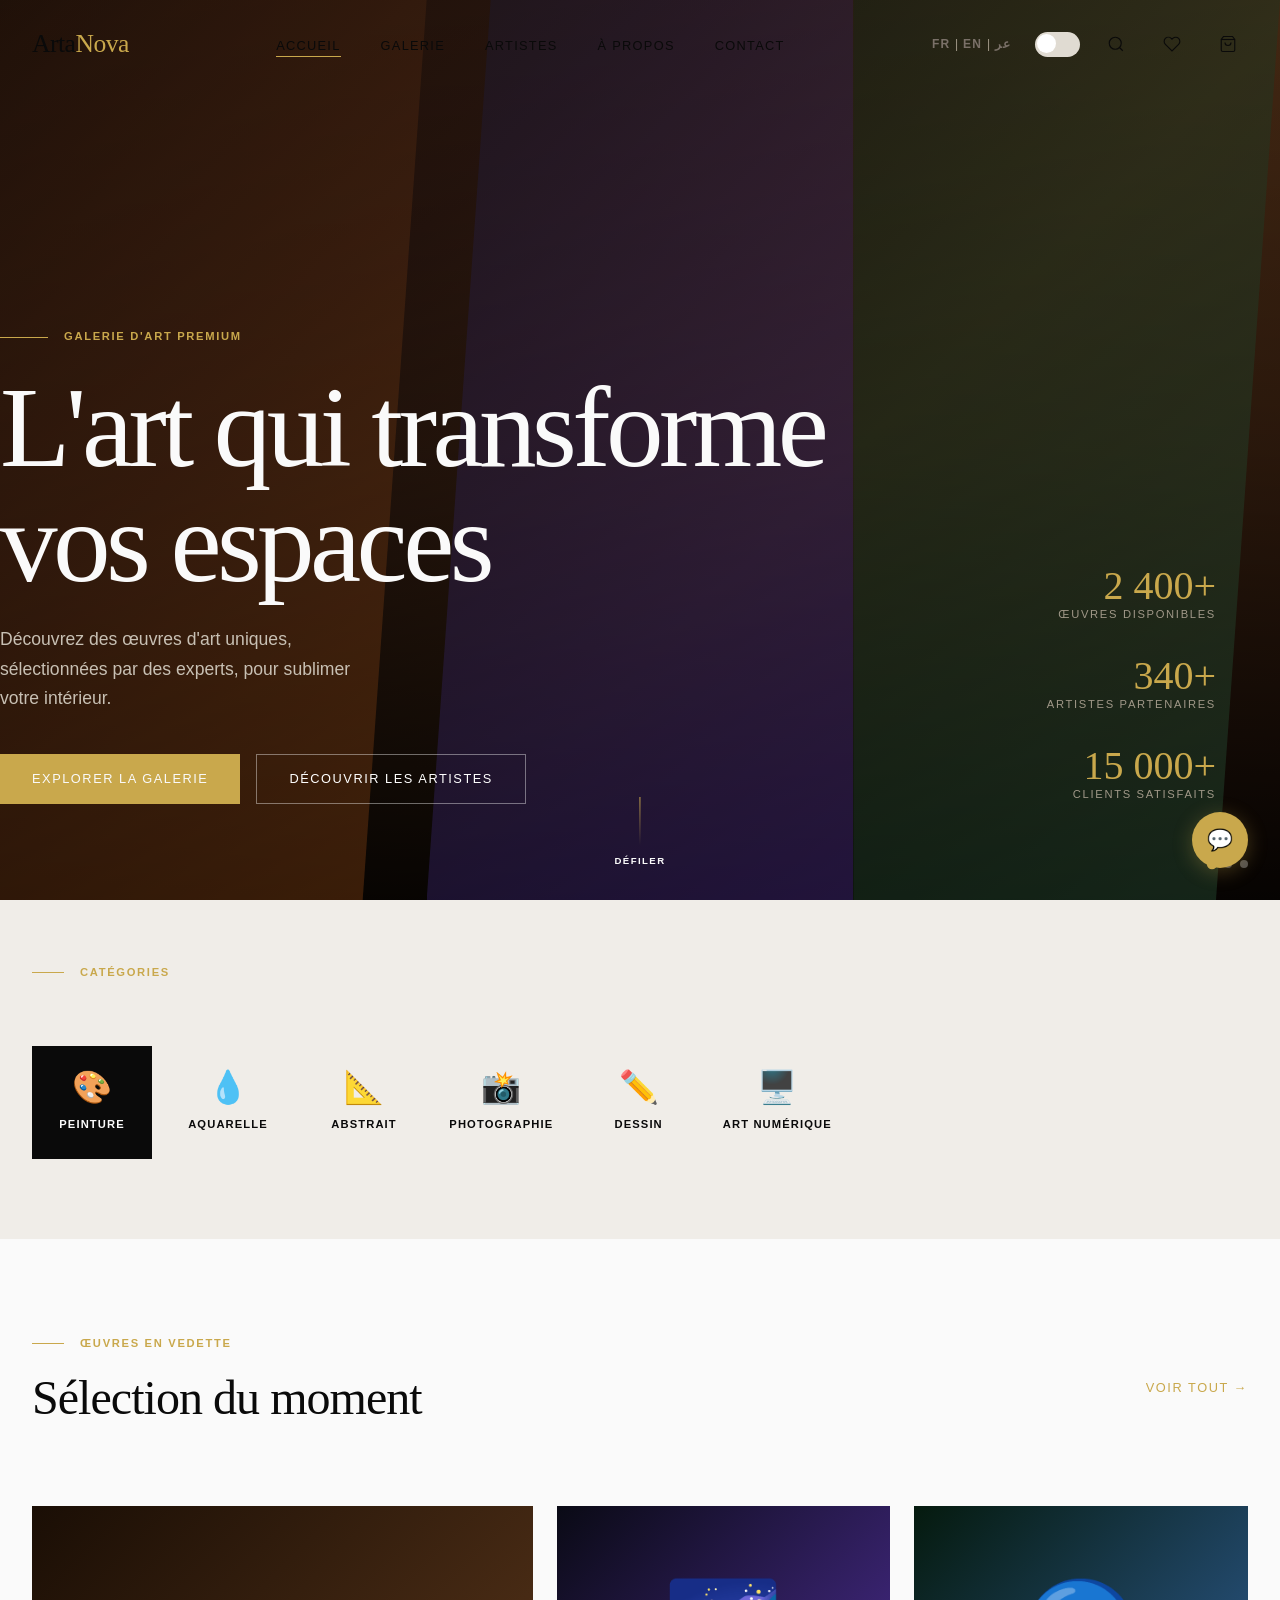
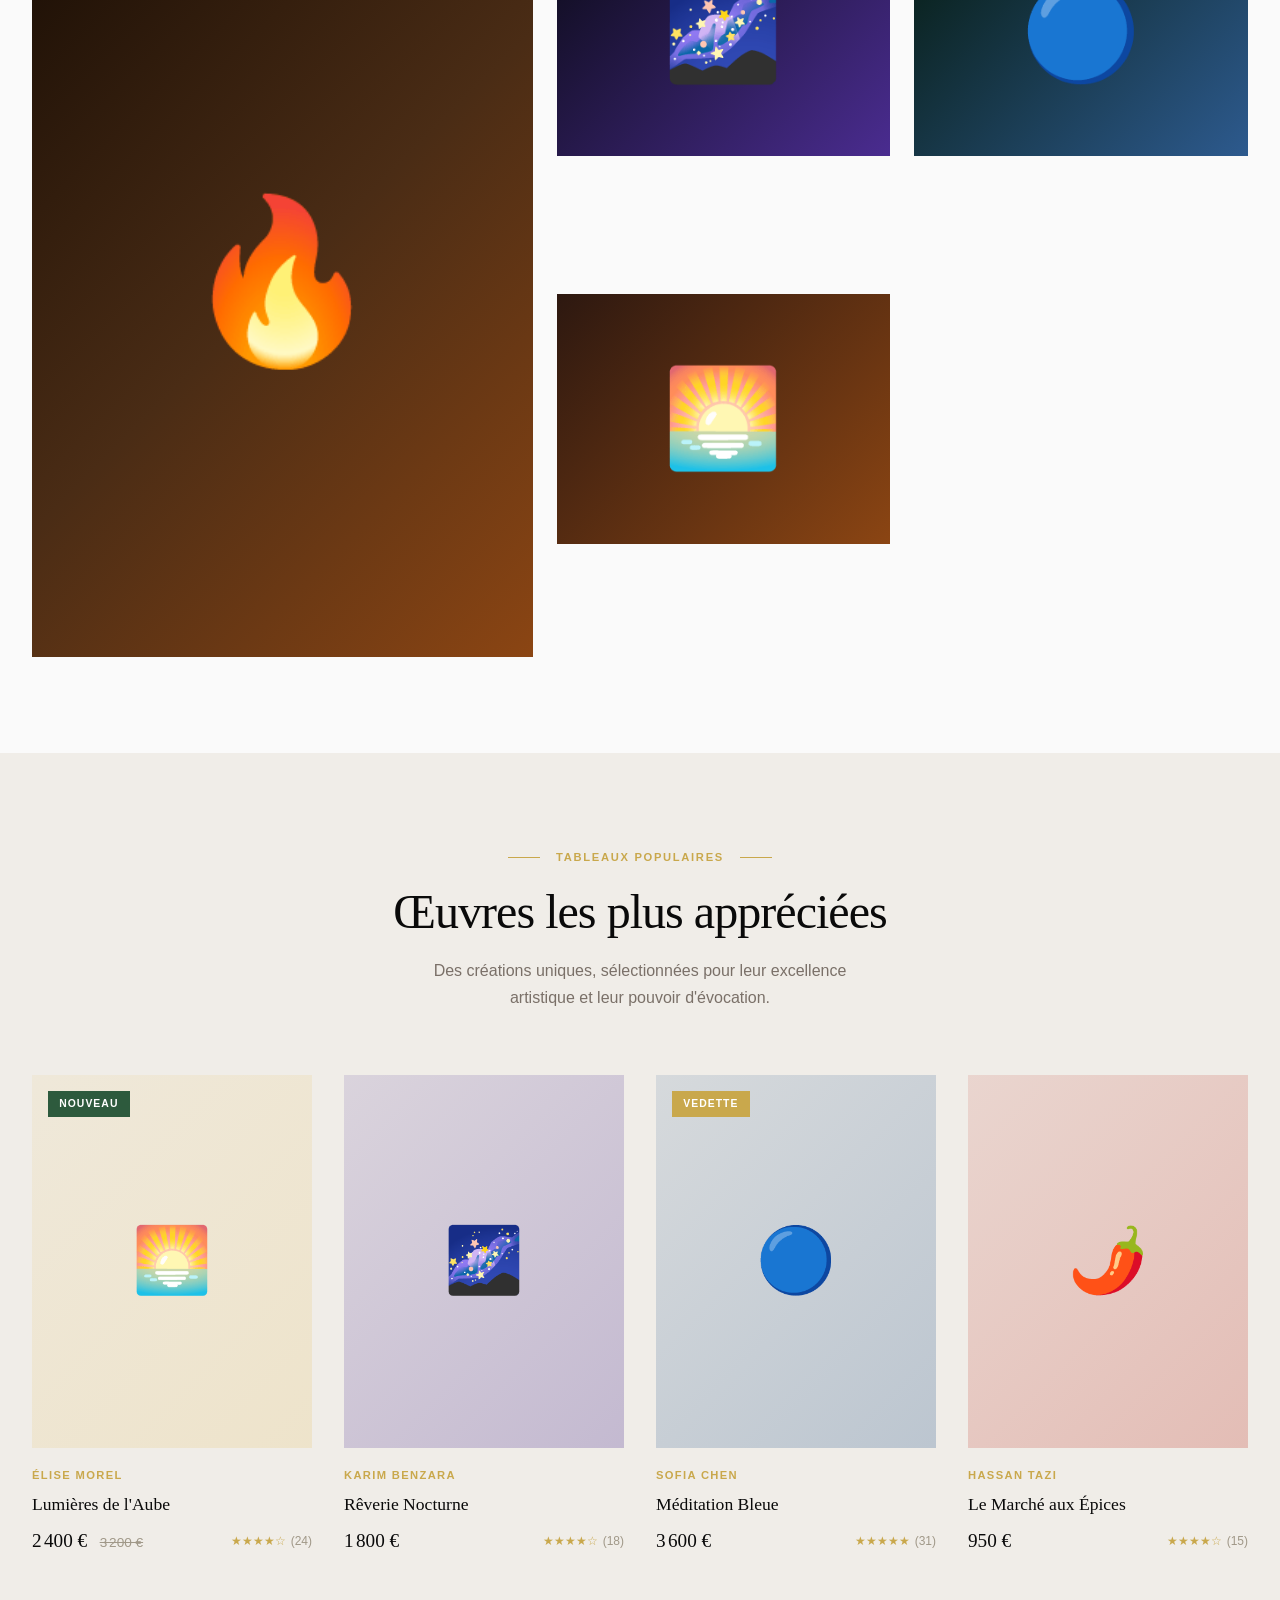
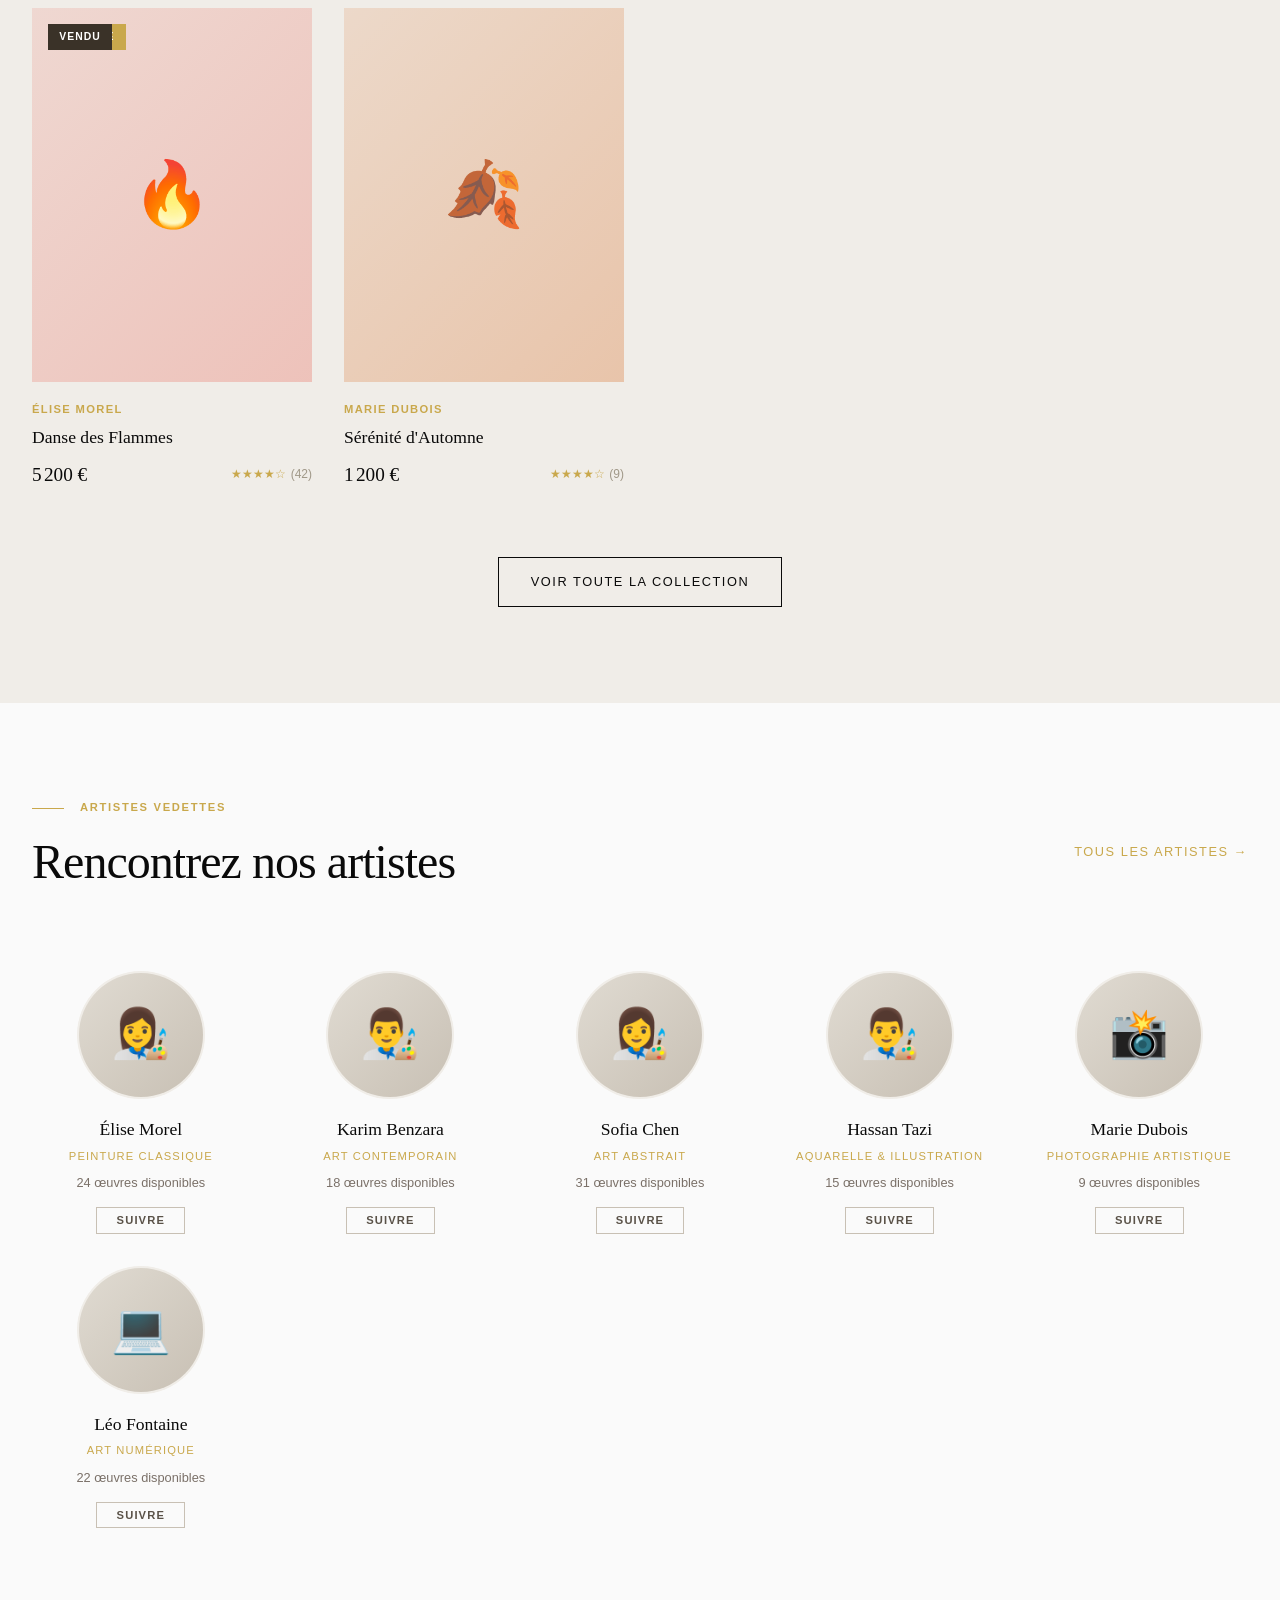
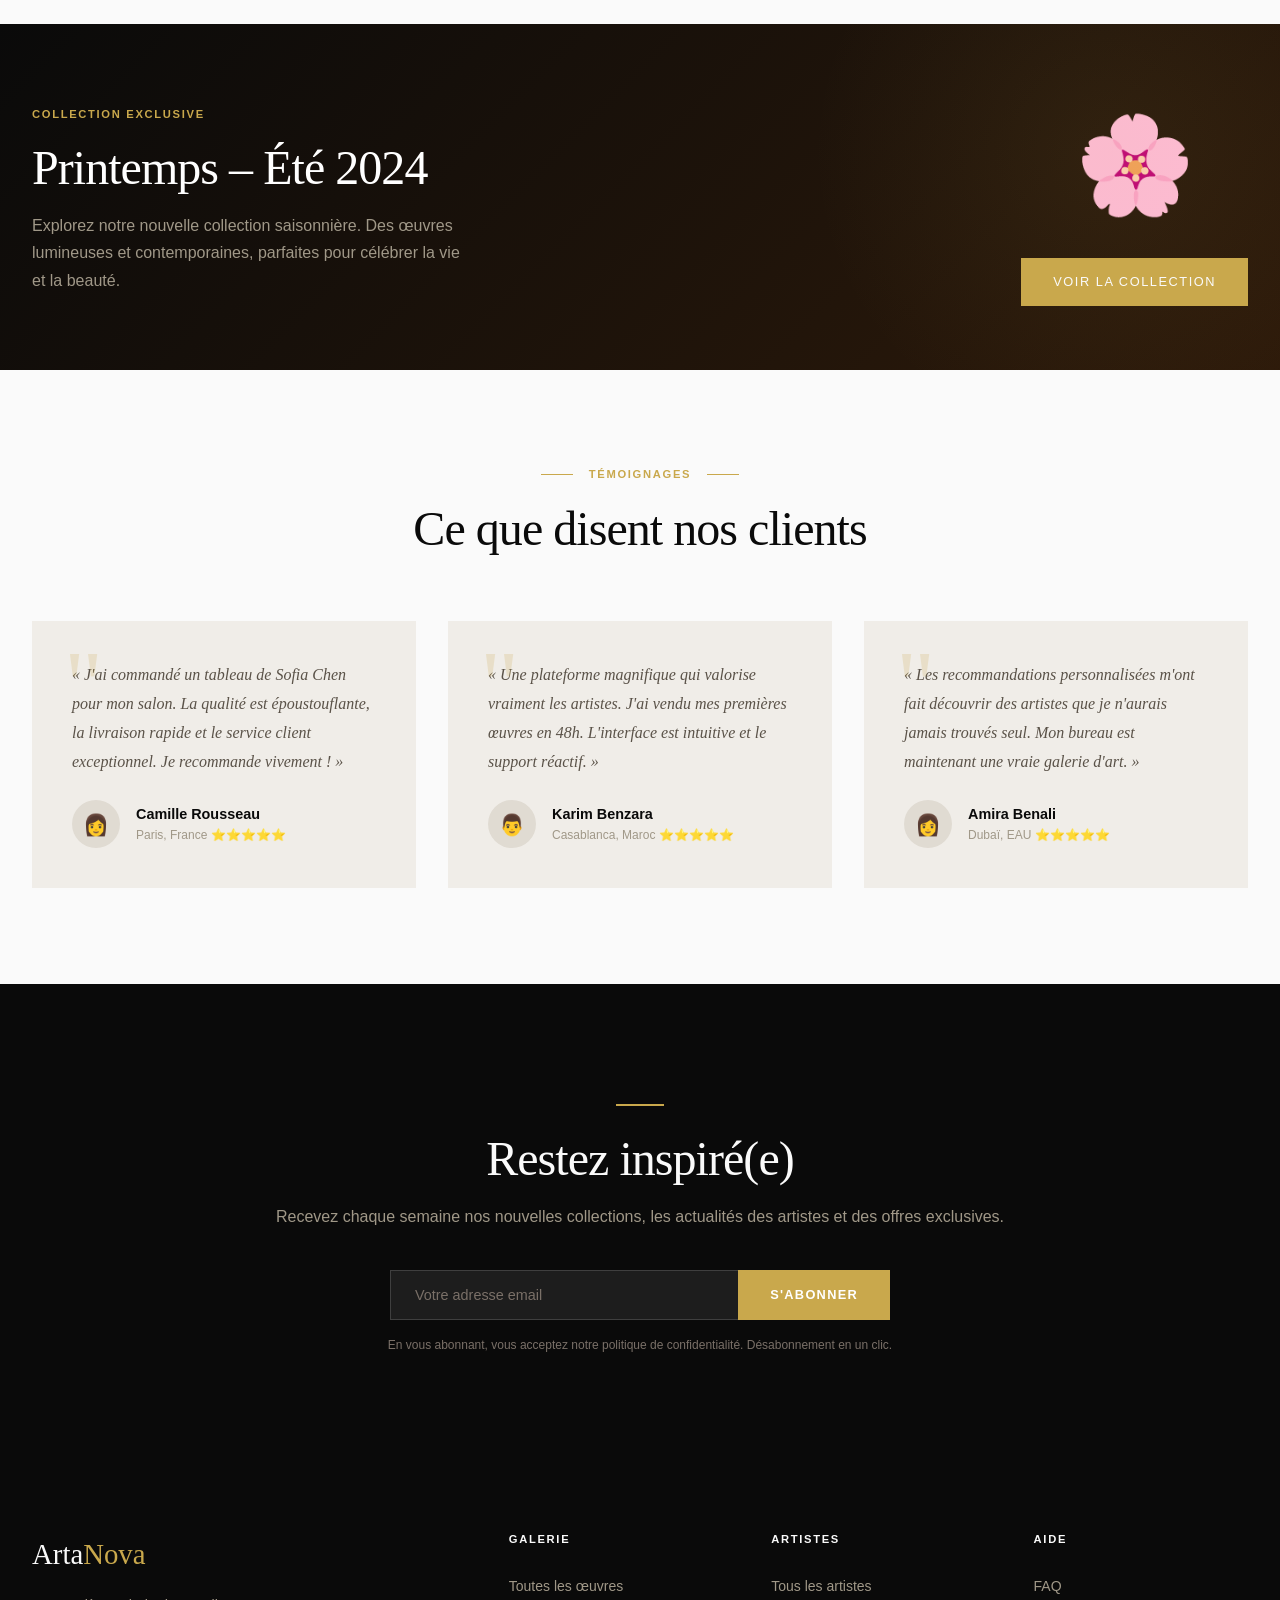
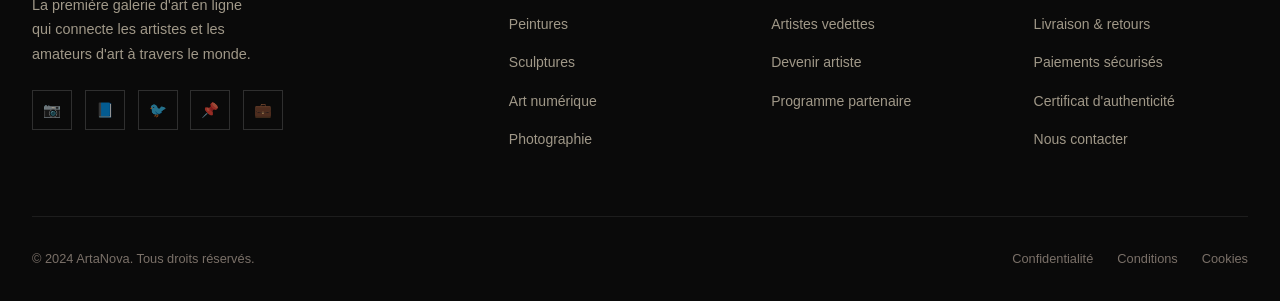
<file: art-gallery/index.html>
<!DOCTYPE html>
<html lang="fr">
<head>
  <meta charset="UTF-8" />
  <meta name="viewport" content="width=device-width, initial-scale=1.0" />
  <meta name="description" content="ArtaNova – Galerie d'art en ligne. Achetez des tableaux originaux et des reproductions artistiques de qualité supérieure." />
  <meta property="og:title" content="ArtaNova – L'art qui transforme vos espaces" />
  <meta property="og:description" content="Découvrez et achetez des œuvres d'art uniques auprès d'artistes du monde entier." />
  <title>ArtaNova – L'art qui transforme vos espaces</title>
  <link rel="preconnect" href="https://fonts.googleapis.com" />
  <link rel="stylesheet" href="css/main.css" />
</head>
<body>

<!-- ═══ NAVIGATION ═══════════════════════════════════════════════ -->
<nav class="nav" id="main-nav">
  <div class="container nav-inner">
    <a href="index.html" class="nav-logo">Arta<span>Nova</span></a>

    <ul class="nav-links">
      <li><a href="index.html" class="active" data-i18n="nav_home">Accueil</a></li>
      <li><a href="pages/gallery.html" data-i18n="nav_gallery">Galerie</a></li>
      <li><a href="pages/artists.html" data-i18n="nav_artists">Artistes</a></li>
      <li><a href="#about" data-i18n="nav_about">À propos</a></li>
      <li><a href="#contact" data-i18n="nav_contact">Contact</a></li>
    </ul>

    <div class="nav-actions">
      <!-- Language -->
      <div style="display:flex;gap:0.3rem;margin-right:0.5rem;">
        <button class="lang-selector" data-lang="fr">FR</button>
        <span style="color:var(--color-gray-400);font-size:0.75rem">|</span>
        <button class="lang-selector" data-lang="en">EN</button>
        <span style="color:var(--color-gray-400);font-size:0.75rem">|</span>
        <button class="lang-selector" data-lang="ar">عر</button>
      </div>

      <!-- Theme -->
      <button class="theme-toggle" aria-label="Changer le thème"></button>

      <!-- Search -->
      <a href="pages/gallery.html" class="nav-icon-btn" title="Rechercher">
        <svg width="18" height="18" viewBox="0 0 24 24" fill="none" stroke="currentColor" stroke-width="1.5"><circle cx="11" cy="11" r="8"/><path d="m21 21-4.35-4.35"/></svg>
      </a>

      <!-- Wishlist -->
      <button class="nav-icon-btn" title="Favoris">
        <svg width="18" height="18" viewBox="0 0 24 24" fill="none" stroke="currentColor" stroke-width="1.5"><path d="M20.84 4.61a5.5 5.5 0 0 0-7.78 0L12 5.67l-1.06-1.06a5.5 5.5 0 0 0-7.78 7.78l1.06 1.06L12 21.23l7.78-7.78 1.06-1.06a5.5 5.5 0 0 0 0-7.78z"/></svg>
      </button>

      <!-- Cart -->
      <button class="nav-icon-btn" onclick="openCart()" title="Panier">
        <svg width="18" height="18" viewBox="0 0 24 24" fill="none" stroke="currentColor" stroke-width="1.5"><path d="M6 2 3 6v14a2 2 0 0 0 2 2h14a2 2 0 0 0 2-2V6l-3-4z"/><line x1="3" y1="6" x2="21" y2="6"/><path d="M16 10a4 4 0 0 1-8 0"/></svg>
        <span class="cart-badge cart-count" style="display:none">0</span>
      </button>

      <!-- Hamburger -->
      <button class="hamburger" id="hamburger" aria-label="Menu">
        <span></span><span></span><span></span>
      </button>
    </div>
  </div>
</nav>

<!-- Mobile Menu -->
<div class="mobile-menu" id="mobile-menu">
  <a href="index.html">Accueil</a>
  <a href="pages/gallery.html">Galerie</a>
  <a href="pages/artists.html">Artistes</a>
  <a href="#about">À propos</a>
  <a href="#contact">Contact</a>
  <button onclick="document.getElementById('mobile-menu').classList.remove('open');document.body.style.overflow=''" style="color:var(--color-gray-400);font-size:2rem;margin-top:2rem;">✕</button>
</div>

<!-- ═══ HERO ══════════════════════════════════════════════════════ -->
<section class="hero" id="hero">
  <div class="hero-slides">
    <div class="hero-slide hero-slide-1 active"></div>
    <div class="hero-slide hero-slide-2"></div>
    <div class="hero-slide hero-slide-3"></div>
  </div>
  <div class="hero-overlay"></div>

  <!-- Decorative art panels -->
  <div class="hero-art" aria-hidden="true">
    <div class="hero-art-panel" style="background:linear-gradient(135deg,#2d1810,#8B4513);"></div>
    <div class="hero-art-panel" style="background:linear-gradient(135deg,#1a1a30,#4a2c90);"></div>
    <div class="hero-art-panel" style="background:linear-gradient(135deg,#0d2818,#2d5a3d);"></div>
  </div>

  <div class="hero-content container">
    <div class="hero-eyebrow">
      <div class="hero-eyebrow-line"></div>
      <span class="label text-gold">Galerie d'art premium</span>
    </div>

    <h1 class="hero-title" data-i18n="hero_tagline">
      L'art qui <em>transforme</em> vos espaces
    </h1>

    <p class="hero-subtitle" data-i18n="hero_sub">
      Découvrez des œuvres d'art uniques, sélectionnées par des experts, pour sublimer votre intérieur.
    </p>

    <div class="hero-actions">
      <a href="pages/gallery.html" class="btn btn-primary" data-i18n="btn_explore">
        Explorer la galerie
        <svg width="16" height="16" viewBox="0 0 24 24" fill="none" stroke="currentColor" stroke-width="2"><path d="M5 12h14m-7-7 7 7-7 7"/></svg>
      </a>
      <a href="pages/artists.html" class="btn btn-outline" style="color:white;border-color:rgba(255,255,255,0.4);" data-i18n="btn_discover">
        Découvrir les artistes
      </a>
    </div>
  </div>

  <!-- Stats -->
  <div class="hero-stats container" aria-label="Statistiques">
    <div class="hero-stat">
      <div class="hero-stat-number">2 400+</div>
      <div class="hero-stat-label">Œuvres disponibles</div>
    </div>
    <div class="hero-stat">
      <div class="hero-stat-number">340+</div>
      <div class="hero-stat-label">Artistes partenaires</div>
    </div>
    <div class="hero-stat">
      <div class="hero-stat-number">15 000+</div>
      <div class="hero-stat-label">Clients satisfaits</div>
    </div>
  </div>

  <!-- Dots -->
  <div class="hero-dots">
    <div class="hero-dot active"></div>
    <div class="hero-dot"></div>
    <div class="hero-dot"></div>
  </div>

  <!-- Scroll indicator -->
  <div class="hero-scroll">
    <div class="hero-scroll-line"></div>
    <span class="label" style="font-size:0.6rem;">Défiler</span>
  </div>
</section>

<!-- ═══ CATEGORIES ════════════════════════════════════════════════ -->
<section class="section-sm" style="background:var(--color-gray-100);">
  <div class="container">
    <div class="section-header">
      <div class="section-eyebrow">
        <div class="section-eyebrow-line"></div>
        <span class="label text-gold" data-i18n="section_categories">Catégories</span>
      </div>
    </div>

    <div class="categories-scroll stagger-children">
      <div class="category-chip active">
        <div class="category-icon">🎨</div>
        <div class="category-name">Peinture</div>
      </div>
      <div class="category-chip">
        <div class="category-icon">💧</div>
        <div class="category-name">Aquarelle</div>
      </div>
      <div class="category-chip">
        <div class="category-icon">📐</div>
        <div class="category-name">Abstrait</div>
      </div>
      <div class="category-chip">
        <div class="category-icon">📸</div>
        <div class="category-name">Photographie</div>
      </div>
      <div class="category-chip">
        <div class="category-icon">✏️</div>
        <div class="category-name">Dessin</div>
      </div>
      <div class="category-chip">
        <div class="category-icon">🖥️</div>
        <div class="category-name">Art Numérique</div>
      </div>
      <div class="category-chip">
        <div class="category-icon">🏺</div>
        <div class="category-name">Sculpture</div>
      </div>
      <div class="category-chip">
        <div class="category-icon">🌍</div>
        <div class="category-name">Art Africain</div>
      </div>
      <div class="category-chip">
        <div class="category-icon">☪️</div>
        <div class="category-name">Calligraphie</div>
      </div>
    </div>
  </div>
</section>

<!-- ═══ FEATURED WORKS ════════════════════════════════════════════ -->
<section class="section">
  <div class="container">
    <div class="section-header flex-between">
      <div>
        <div class="section-eyebrow">
          <div class="section-eyebrow-line"></div>
          <span class="label text-gold" data-i18n="section_featured">Œuvres en vedette</span>
        </div>
        <h2 class="section-title">Sélection du moment</h2>
      </div>
      <a href="pages/gallery.html" class="btn btn-ghost">Voir tout →</a>
    </div>

    <div class="featured-grid fade-in">
      <!-- Main featured -->
      <div class="featured-main">
        <div class="artwork-placeholder" style="background:linear-gradient(135deg,#1a0e05,#4a2c15,#8B4513);font-size:10rem;height:100%">🔥</div>
        <div class="featured-info">
          <div class="artwork-artist-name">Élise Morel</div>
          <div class="artwork-title" style="color:white;font-family:var(--font-serif);font-size:1.3rem;margin:0.3rem 0">Danse des Flammes</div>
          <div style="color:var(--color-gold);font-family:var(--font-serif);font-size:1.1rem;">5 200 €</div>
        </div>
      </div>

      <!-- Secondary -->
      <div class="featured-sm">
        <div class="artwork-placeholder" style="background:linear-gradient(135deg,#0a0a15,#4a2c90);height:100%;font-size:6rem">🌌</div>
        <div class="featured-info">
          <div class="artwork-artist-name">Karim Benzara</div>
          <div style="color:white;font-family:var(--font-serif)">Rêverie Nocturne</div>
          <div style="color:var(--color-gold)">1 800 €</div>
        </div>
      </div>

      <div class="featured-sm">
        <div class="artwork-placeholder" style="background:linear-gradient(135deg,#051a0e,#2d5a8e);height:100%;font-size:6rem">🔵</div>
        <div class="featured-info">
          <div class="artwork-artist-name">Sofia Chen</div>
          <div style="color:white;font-family:var(--font-serif)">Méditation Bleue</div>
          <div style="color:var(--color-gold)">3 600 €</div>
        </div>
      </div>

      <div class="featured-sm">
        <div class="artwork-placeholder" style="background:linear-gradient(135deg,#2d1810,#8B4513);height:100%;font-size:6rem">🌅</div>
        <div class="featured-info">
          <div class="artwork-artist-name">Élise Morel</div>
          <div style="color:white;font-family:var(--font-serif)">Lumières de l'Aube</div>
          <div style="color:var(--color-gold)">2 400 €</div>
        </div>
      </div>
    </div>
  </div>
</section>

<!-- ═══ POPULAR ARTWORKS GRID ═════════════════════════════════════ -->
<section class="section" style="background:var(--color-gray-100);">
  <div class="container">
    <div class="section-header centered">
      <div class="section-eyebrow centered">
        <div class="section-eyebrow-line"></div>
        <span class="label text-gold">Tableaux populaires</span>
        <div class="section-eyebrow-line"></div>
      </div>
      <h2 class="section-title">Œuvres les plus appréciées</h2>
      <p class="section-subtitle">Des créations uniques, sélectionnées pour leur excellence artistique et leur pouvoir d'évocation.</p>
    </div>

    <div class="artwork-grid stagger-children" id="home-artwork-grid">
      <!-- Rendered by JS -->
    </div>

    <div class="text-center mt-lg">
      <a href="pages/gallery.html" class="btn btn-outline">Voir toute la collection</a>
    </div>
  </div>
</section>

<!-- ═══ ARTISTS ═══════════════════════════════════════════════════ -->
<section class="section">
  <div class="container">
    <div class="section-header flex-between">
      <div>
        <div class="section-eyebrow">
          <div class="section-eyebrow-line"></div>
          <span class="label text-gold" data-i18n="section_artists">Artistes vedettes</span>
        </div>
        <h2 class="section-title">Rencontrez nos artistes</h2>
      </div>
      <a href="pages/artists.html" class="btn btn-ghost">Tous les artistes →</a>
    </div>

    <div class="artists-grid stagger-children">
      <div class="artist-card" onclick="location.href='pages/artist-profile.html'">
        <div class="artist-avatar"><div class="artist-avatar-placeholder">👩‍🎨</div></div>
        <div class="artist-name">Élise Morel</div>
        <div class="artist-specialty">Peinture Classique</div>
        <div class="artist-works-count">24 œuvres disponibles</div>
        <button class="follow-btn">Suivre</button>
      </div>
      <div class="artist-card" onclick="location.href='pages/artist-profile.html'">
        <div class="artist-avatar"><div class="artist-avatar-placeholder">👨‍🎨</div></div>
        <div class="artist-name">Karim Benzara</div>
        <div class="artist-specialty">Art Contemporain</div>
        <div class="artist-works-count">18 œuvres disponibles</div>
        <button class="follow-btn">Suivre</button>
      </div>
      <div class="artist-card" onclick="location.href='pages/artist-profile.html'">
        <div class="artist-avatar"><div class="artist-avatar-placeholder">👩‍🎨</div></div>
        <div class="artist-name">Sofia Chen</div>
        <div class="artist-specialty">Art Abstrait</div>
        <div class="artist-works-count">31 œuvres disponibles</div>
        <button class="follow-btn">Suivre</button>
      </div>
      <div class="artist-card" onclick="location.href='pages/artist-profile.html'">
        <div class="artist-avatar"><div class="artist-avatar-placeholder">👨‍🎨</div></div>
        <div class="artist-name">Hassan Tazi</div>
        <div class="artist-specialty">Aquarelle & Illustration</div>
        <div class="artist-works-count">15 œuvres disponibles</div>
        <button class="follow-btn">Suivre</button>
      </div>
      <div class="artist-card" onclick="location.href='pages/artist-profile.html'">
        <div class="artist-avatar"><div class="artist-avatar-placeholder">📸</div></div>
        <div class="artist-name">Marie Dubois</div>
        <div class="artist-specialty">Photographie Artistique</div>
        <div class="artist-works-count">9 œuvres disponibles</div>
        <button class="follow-btn">Suivre</button>
      </div>
      <div class="artist-card" onclick="location.href='pages/artist-profile.html'">
        <div class="artist-avatar"><div class="artist-avatar-placeholder">💻</div></div>
        <div class="artist-name">Léo Fontaine</div>
        <div class="artist-specialty">Art Numérique</div>
        <div class="artist-works-count">22 œuvres disponibles</div>
        <button class="follow-btn">Suivre</button>
      </div>
    </div>
  </div>
</section>

<!-- ═══ PROMO BANNER ══════════════════════════════════════════════ -->
<section style="background:linear-gradient(135deg,var(--color-black),#2d1a0a);padding:4rem 0;overflow:hidden;position:relative;">
  <div style="position:absolute;top:-50%;right:-10%;width:600px;height:600px;background:radial-gradient(circle,rgba(201,168,76,0.08) 0%,transparent 70%);pointer-events:none;"></div>
  <div class="container">
    <div style="display:grid;grid-template-columns:1fr auto;align-items:center;gap:3rem;">
      <div>
        <span class="label text-gold">Collection exclusive</span>
        <h2 style="font-size:clamp(2rem,4vw,3rem);color:white;margin:0.8rem 0 1rem;">Printemps – Été 2024</h2>
        <p style="color:var(--color-gray-400);max-width:50ch;line-height:1.7;">Explorez notre nouvelle collection saisonnière. Des œuvres lumineuses et contemporaines, parfaites pour célébrer la vie et la beauté.</p>
      </div>
      <div style="text-align:center;flex-shrink:0;">
        <div style="font-size:6rem;margin-bottom:1rem;">🌸</div>
        <a href="pages/gallery.html" class="btn btn-primary">Voir la collection</a>
      </div>
    </div>
  </div>
</section>

<!-- ═══ TESTIMONIALS ══════════════════════════════════════════════ -->
<section class="section">
  <div class="container">
    <div class="section-header centered">
      <div class="section-eyebrow centered">
        <div class="section-eyebrow-line"></div>
        <span class="label text-gold" data-i18n="section_testimonials">Témoignages</span>
        <div class="section-eyebrow-line"></div>
      </div>
      <h2 class="section-title">Ce que disent nos clients</h2>
    </div>

    <div class="testimonials-track stagger-children">
      <div class="testimonial-card">
        <p class="testimonial-text">« J'ai commandé un tableau de Sofia Chen pour mon salon. La qualité est époustouflante, la livraison rapide et le service client exceptionnel. Je recommande vivement ! »</p>
        <div class="testimonial-author">
          <div class="testimonial-avatar">👩</div>
          <div>
            <div class="testimonial-name">Camille Rousseau</div>
            <div class="testimonial-location">Paris, France ⭐⭐⭐⭐⭐</div>
          </div>
        </div>
      </div>

      <div class="testimonial-card">
        <p class="testimonial-text">« Une plateforme magnifique qui valorise vraiment les artistes. J'ai vendu mes premières œuvres en 48h. L'interface est intuitive et le support réactif. »</p>
        <div class="testimonial-author">
          <div class="testimonial-avatar">👨</div>
          <div>
            <div class="testimonial-name">Karim Benzara</div>
            <div class="testimonial-location">Casablanca, Maroc ⭐⭐⭐⭐⭐</div>
          </div>
        </div>
      </div>

      <div class="testimonial-card">
        <p class="testimonial-text">« Les recommandations personnalisées m'ont fait découvrir des artistes que je n'aurais jamais trouvés seul. Mon bureau est maintenant une vraie galerie d'art. »</p>
        <div class="testimonial-author">
          <div class="testimonial-avatar">👩</div>
          <div>
            <div class="testimonial-name">Amira Benali</div>
            <div class="testimonial-location">Dubaï, EAU ⭐⭐⭐⭐⭐</div>
          </div>
        </div>
      </div>
    </div>
  </div>
</section>

<!-- ═══ NEWSLETTER ════════════════════════════════════════════════ -->
<section class="newsletter" id="newsletter">
  <div class="container">
    <div class="gold-divider centered"></div>
    <h2 class="newsletter-title" data-i18n="newsletter_title">Restez inspiré(e)</h2>
    <p class="newsletter-subtitle">Recevez chaque semaine nos nouvelles collections, les actualités des artistes et des offres exclusives.</p>
    <form class="newsletter-form" id="newsletter-form" onsubmit="return false;">
      <input class="newsletter-input" type="email" placeholder="Votre adresse email" data-i18n="newsletter_placeholder" required />
      <button type="submit" class="newsletter-submit" data-i18n="newsletter_cta">S'abonner</button>
    </form>
    <p style="margin-top:1rem;font-size:0.75rem;color:var(--color-gray-500);">En vous abonnant, vous acceptez notre politique de confidentialité. Désabonnement en un clic.</p>
  </div>
</section>

<!-- ═══ FOOTER ════════════════════════════════════════════════════ -->
<footer class="footer" id="contact">
  <div class="container">
    <div class="footer-grid">
      <div>
        <div class="footer-brand-name">Arta<span>Nova</span></div>
        <p class="footer-tagline">La première galerie d'art en ligne qui connecte les artistes et les amateurs d'art à travers le monde.</p>
        <div class="footer-socials">
          <a href="#" class="footer-social" title="Instagram">📷</a>
          <a href="#" class="footer-social" title="Facebook">📘</a>
          <a href="#" class="footer-social" title="Twitter">🐦</a>
          <a href="#" class="footer-social" title="Pinterest">📌</a>
          <a href="#" class="footer-social" title="LinkedIn">💼</a>
        </div>
      </div>

      <div>
        <div class="footer-col-title">Galerie</div>
        <ul class="footer-links">
          <li><a href="pages/gallery.html">Toutes les œuvres</a></li>
          <li><a href="pages/gallery.html">Peintures</a></li>
          <li><a href="pages/gallery.html">Sculptures</a></li>
          <li><a href="pages/gallery.html">Art numérique</a></li>
          <li><a href="pages/gallery.html">Photographie</a></li>
        </ul>
      </div>

      <div>
        <div class="footer-col-title">Artistes</div>
        <ul class="footer-links">
          <li><a href="pages/artists.html">Tous les artistes</a></li>
          <li><a href="pages/artists.html">Artistes vedettes</a></li>
          <li><a href="pages/dashboard.html">Devenir artiste</a></li>
          <li><a href="#">Programme partenaire</a></li>
        </ul>
      </div>

      <div>
        <div class="footer-col-title">Aide</div>
        <ul class="footer-links">
          <li><a href="#">FAQ</a></li>
          <li><a href="#">Livraison & retours</a></li>
          <li><a href="#">Paiements sécurisés</a></li>
          <li><a href="#">Certificat d'authenticité</a></li>
          <li><a href="#">Nous contacter</a></li>
        </ul>
      </div>
    </div>

    <div class="footer-bottom">
      <p>© 2024 ArtaNova. Tous droits réservés.</p>
      <ul class="footer-bottom-links">
        <li><a href="#">Confidentialité</a></li>
        <li><a href="#">Conditions</a></li>
        <li><a href="#">Cookies</a></li>
      </ul>
    </div>
  </div>
</footer>

<!-- ═══ CART SIDEBAR ══════════════════════════════════════════════ -->
<div class="cart-overlay" onclick="closeCart()"></div>
<aside class="cart-sidebar" id="cart-sidebar">
  <div class="cart-header">
    <h2 class="cart-title">Mon Panier</h2>
    <button class="cart-close" onclick="closeCart()">✕</button>
  </div>
  <div class="cart-items" id="cart-items-list">
    <p style="text-align:center;color:var(--color-gray-400);padding:2rem;">Votre panier est vide</p>
  </div>
  <div class="cart-footer">
    <div class="cart-subtotal">
      <span>Total</span>
      <span id="cart-total">0 €</span>
    </div>
    <p style="font-size:0.75rem;color:var(--color-gray-400);margin-bottom:1rem;">Livraison offerte à partir de 500€</p>
    <button class="cart-checkout-btn" onclick="location.href='pages/checkout.html'">Passer la commande</button>
  </div>
</aside>

<!-- ═══ QUICK VIEW MODAL ══════════════════════════════════════════ -->
<div class="modal-overlay" id="quick-view-overlay" onclick="if(event.target===this)closeModal()">
  <div class="modal" id="quick-view-modal">
    <button class="modal-close" onclick="closeModal()">✕</button>
    <div class="modal-body">
      <div class="modal-image">🎨</div>
      <div class="modal-info">
        <div class="modal-artwork-artist" style="font-size:0.75rem;color:var(--color-gold);letter-spacing:0.1em;text-transform:uppercase;margin-bottom:0.5rem;"></div>
        <h3 class="modal-artwork-title" style="font-family:var(--font-serif);font-size:1.8rem;margin-bottom:1rem;"></h3>
        <div class="modal-artwork-price" style="font-family:var(--font-serif);font-size:2rem;margin-bottom:1.5rem;"></div>
        <div style="display:grid;grid-template-columns:1fr 1fr;gap:0.8rem;margin-bottom:1.5rem;">
          <div style="padding:0.8rem;background:var(--color-gray-100);">
            <div class="label" style="font-size:0.65rem;color:var(--color-gray-400);margin-bottom:0.3rem;">Technique</div>
            <div class="modal-artwork-technique" style="font-size:0.9rem;"></div>
          </div>
          <div style="padding:0.8rem;background:var(--color-gray-100);">
            <div class="label" style="font-size:0.65rem;color:var(--color-gray-400);margin-bottom:0.3rem;">Dimensions</div>
            <div class="modal-artwork-size" style="font-size:0.9rem;"></div>
          </div>
        </div>
        <div style="display:flex;gap:0.8rem;">
          <button class="modal-cart-btn btn-cart" style="flex:1;">Ajouter au panier</button>
          <a href="pages/product.html" class="btn btn-outline" style="flex:1;justify-content:center;">Voir détails</a>
        </div>
      </div>
    </div>
  </div>
</div>

<!-- ═══ CHAT WIDGET ═══════════════════════════════════════════════ -->
<div class="chat-widget">
  <div class="chat-box" id="chat-box">
    <div class="chat-box-header">
      <div class="chat-status-dot"></div>
      <div>
        <div style="font-weight:600;font-size:0.9rem;">Support ArtaNova</div>
        <div style="font-size:0.7rem;opacity:0.7;">En ligne · Répond en quelques minutes</div>
      </div>
    </div>
    <div class="chat-messages" id="chat-messages">
      <div class="chat-msg bot">Bonjour ! 👋 Bienvenue sur ArtaNova. Comment puis-je vous aider à trouver l'œuvre parfaite ?</div>
    </div>
    <div class="chat-input-area">
      <input class="chat-input" id="chat-input" type="text" placeholder="Écrivez votre message..." />
      <button class="chat-send" id="chat-send">→</button>
    </div>
  </div>
  <button class="chat-toggle" id="chat-toggle" title="Support client">💬</button>
</div>

<!-- Toast container -->
<div class="toast-container"></div>

<script src="js/app.js"></script>
<script>
  // Render home artwork grid
  document.addEventListener('DOMContentLoaded', () => {
    const grid = document.getElementById('home-artwork-grid');
    if (grid) {
      grid.innerHTML = artworks.slice(0, 8).map(a => renderArtworkCard(a)).join('');
      initWishlistButtons();
    }

    // Category chip interaction
    document.querySelectorAll('.category-chip').forEach(chip => {
      chip.addEventListener('click', () => {
        document.querySelectorAll('.category-chip').forEach(c => c.classList.remove('active'));
        chip.classList.add('active');
      });
    });
  });
</script>
</body>
</html>
</file>
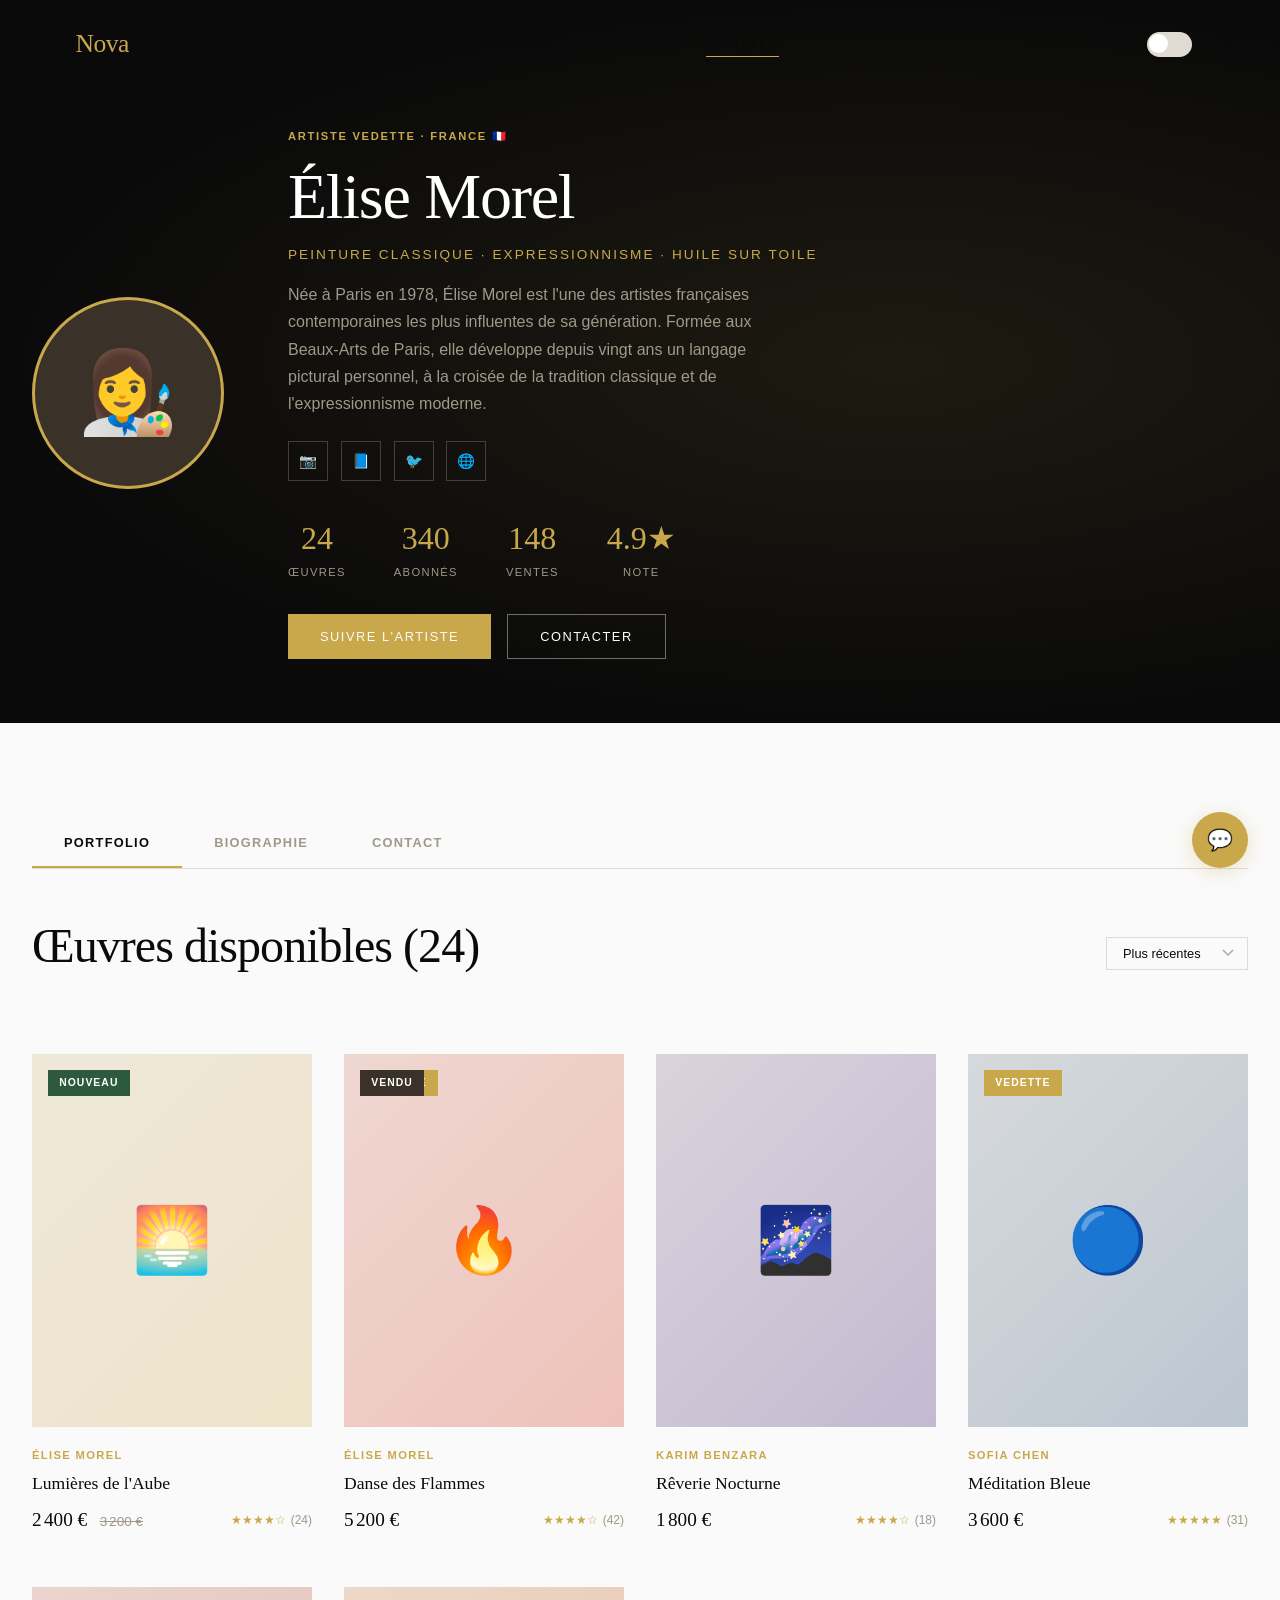
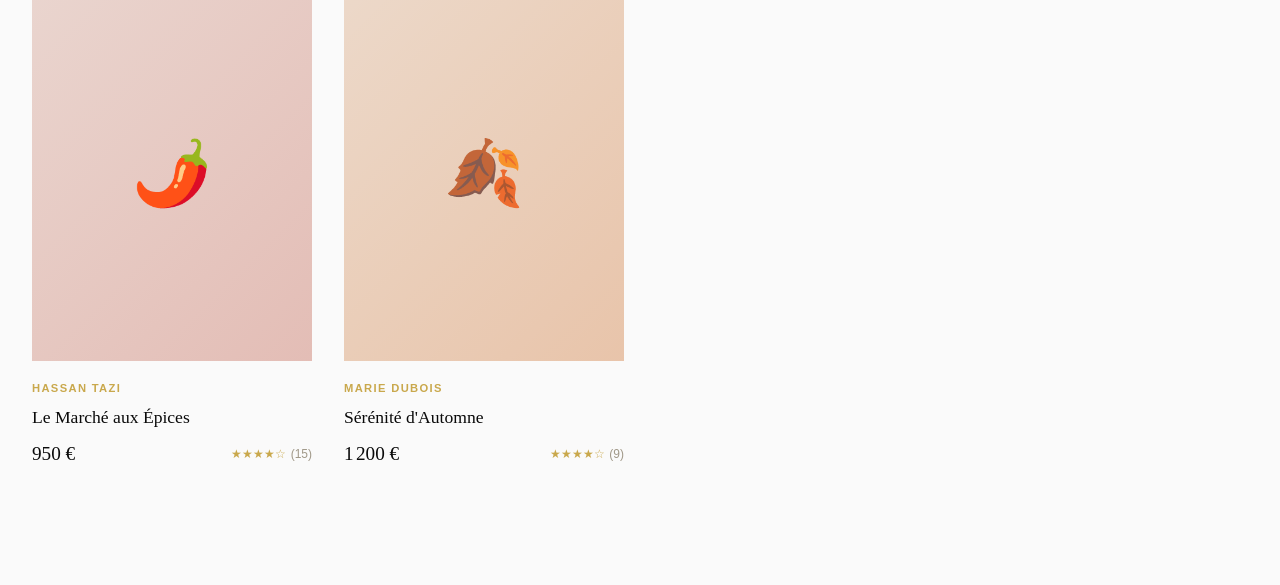
<file: art-gallery/pages/artist-profile.html>
<!DOCTYPE html>
<html lang="fr">
<head>
  <meta charset="UTF-8" />
  <meta name="viewport" content="width=device-width, initial-scale=1.0" />
  <title>Élise Morel – Artiste · ArtaNova</title>
  <link rel="stylesheet" href="../css/main.css" />
</head>
<body>

<!-- NAV -->
<nav class="nav scrolled" id="main-nav">
  <div class="container nav-inner">
    <a href="../index.html" class="nav-logo">Arta<span>Nova</span></a>
    <ul class="nav-links">
      <li><a href="../index.html">Accueil</a></li>
      <li><a href="gallery.html">Galerie</a></li>
      <li><a href="artists.html" class="active">Artistes</a></li>
    </ul>
    <div class="nav-actions">
      <button class="theme-toggle" aria-label="Thème"></button>
      <button class="nav-icon-btn" onclick="openCart()">
        <svg width="18" height="18" viewBox="0 0 24 24" fill="none" stroke="currentColor" stroke-width="1.5"><path d="M6 2 3 6v14a2 2 0 0 0 2 2h14a2 2 0 0 0 2-2V6l-3-4z"/><line x1="3" y1="6" x2="21" y2="6"/><path d="M16 10a4 4 0 0 1-8 0"/></svg>
        <span class="cart-badge cart-count" style="display:none">0</span>
      </button>
    </div>
  </div>
</nav>

<!-- ARTIST HERO -->
<div class="artist-hero">
  <div class="container">
    <div class="artist-hero-inner">
      <div class="artist-profile-avatar">👩‍🎨</div>
      <div>
        <div class="label text-gold" style="margin-bottom:0.8rem;">Artiste vedette · France 🇫🇷</div>
        <h1 class="artist-profile-name">Élise Morel</h1>
        <div class="artist-profile-specialty">Peinture Classique · Expressionnisme · Huile sur toile</div>
        <p style="color:var(--color-gray-400);max-width:55ch;line-height:1.7;margin-top:1rem;">
          Née à Paris en 1978, Élise Morel est l'une des artistes françaises contemporaines les plus influentes de sa génération. Formée aux Beaux-Arts de Paris, elle développe depuis vingt ans un langage pictural personnel, à la croisée de la tradition classique et de l'expressionnisme moderne.
        </p>
        <div class="artist-social">
          <a href="#" class="social-link" title="Instagram">📷</a>
          <a href="#" class="social-link" title="Facebook">📘</a>
          <a href="#" class="social-link" title="Twitter">🐦</a>
          <a href="#" class="social-link" title="Site web">🌐</a>
        </div>
        <div class="artist-stats-bar">
          <div class="artist-stat-item">
            <div class="artist-stat-number">24</div>
            <div class="artist-stat-label">Œuvres</div>
          </div>
          <div class="artist-stat-item">
            <div class="artist-stat-number">340</div>
            <div class="artist-stat-label">Abonnés</div>
          </div>
          <div class="artist-stat-item">
            <div class="artist-stat-number">148</div>
            <div class="artist-stat-label">Ventes</div>
          </div>
          <div class="artist-stat-item">
            <div class="artist-stat-number">4.9★</div>
            <div class="artist-stat-label">Note</div>
          </div>
        </div>
        <div style="display:flex;gap:1rem;margin-top:2rem;">
          <button class="btn btn-primary" onclick="showToast('✓ Vous suivez maintenant Élise Morel')">Suivre l'artiste</button>
          <button class="btn btn-outline" style="color:white;border-color:rgba(255,255,255,0.4);">Contacter</button>
        </div>
      </div>
    </div>
  </div>
</div>

<!-- MAIN -->
<main class="section">
  <div class="container">

    <!-- Tabs -->
    <div style="display:flex;gap:0;border-bottom:1px solid var(--color-gray-200);margin-bottom:3rem;">
      <button class="artist-tab active" data-tab="portfolio" onclick="switchTab(this,'portfolio')" style="padding:1rem 2rem;font-size:0.8rem;font-weight:600;letter-spacing:0.1em;text-transform:uppercase;background:none;border:none;border-bottom:2px solid var(--color-gold);cursor:pointer;color:var(--color-black);">Portfolio</button>
      <button class="artist-tab" data-tab="bio" onclick="switchTab(this,'bio')" style="padding:1rem 2rem;font-size:0.8rem;font-weight:600;letter-spacing:0.1em;text-transform:uppercase;background:none;border:none;border-bottom:2px solid transparent;cursor:pointer;color:var(--color-gray-400);">Biographie</button>
      <button class="artist-tab" data-tab="contact" onclick="switchTab(this,'contact')" style="padding:1rem 2rem;font-size:0.8rem;font-weight:600;letter-spacing:0.1em;text-transform:uppercase;background:none;border:none;border-bottom:2px solid transparent;cursor:pointer;color:var(--color-gray-400);">Contact</button>
    </div>

    <!-- Portfolio Tab -->
    <div id="tab-portfolio">
      <div class="section-header flex-between">
        <h2 class="section-title">Œuvres disponibles (24)</h2>
        <select class="sort-select" style="width:auto;" onchange="applyFilters()">
          <option>Plus récentes</option>
          <option>Prix croissant</option>
          <option>Prix décroissant</option>
          <option>Mieux notées</option>
        </select>
      </div>
      <div class="artwork-grid" id="artist-grid"></div>
    </div>

    <!-- Bio Tab -->
    <div id="tab-bio" style="display:none;">
      <div style="max-width:800px;">
        <h2 style="font-family:var(--font-serif);font-size:2rem;margin-bottom:1.5rem;">À propos d'Élise Morel</h2>

        <div style="display:grid;grid-template-columns:1fr 1fr;gap:2rem;margin-bottom:3rem;">
          <div>
            <p style="color:var(--color-gray-600);line-height:1.9;margin-bottom:1.5rem;">
              Née à Paris en 1978, Élise Morel grandit dans un environnement artistique riche, fille d'un galeriste et d'une écrivaine. Elle intègre l'École Nationale Supérieure des Beaux-Arts de Paris à 19 ans, où elle se spécialise en peinture classique.
            </p>
            <p style="color:var(--color-gray-600);line-height:1.9;margin-bottom:1.5rem;">
              Après plusieurs années de résidences artistiques en Italie, Espagne et au Japon, Élise développe un style unique qui mêle la rigueur technique classique à l'expressivité contemporaine.
            </p>
            <p style="color:var(--color-gray-600);line-height:1.9;">
              Ses œuvres sont exposées dans de nombreuses galeries à Paris, New York, Dubai et Tokyo. Elle collabore régulièrement avec des hôtels de luxe et des collectionneurs privés internationaux.
            </p>
          </div>
          <div>
            <h3 style="font-family:var(--font-serif);font-size:1.3rem;margin-bottom:1rem;">Expositions</h3>
            <div style="display:flex;flex-direction:column;gap:0.8rem;">
              <div style="padding:1rem;background:var(--color-gray-100);">
                <div style="font-weight:600;font-size:0.9rem;">Galerie Perrotin, Paris</div>
                <div style="font-size:0.8rem;color:var(--color-gray-400);">2024 · Solo show · «Feu & Lumière»</div>
              </div>
              <div style="padding:1rem;background:var(--color-gray-100);">
                <div style="font-weight:600;font-size:0.9rem;">Art Basel Miami Beach</div>
                <div style="font-size:0.8rem;color:var(--color-gray-400);">2023 · Groupe · Booth Contemporain</div>
              </div>
              <div style="padding:1rem;background:var(--color-gray-100);">
                <div style="font-weight:600;font-size:0.9rem;">Tokyo Art Fair</div>
                <div style="font-size:0.8rem;color:var(--color-gray-400);">2022 · Groupe · French Contemporary</div>
              </div>
              <div style="padding:1rem;background:var(--color-gray-100);">
                <div style="font-weight:600;font-size:0.9rem;">Centre Pompidou</div>
                <div style="font-size:0.8rem;color:var(--color-gray-400);">2021 · Collection permanente</div>
              </div>
            </div>
          </div>
        </div>

        <h3 style="font-family:var(--font-serif);font-size:1.5rem;margin-bottom:1rem;">Distinctions</h3>
        <div style="display:flex;flex-wrap:wrap;gap:0.8rem;">
          <span style="padding:0.5rem 1rem;border:1px solid var(--color-gold);color:var(--color-gold);font-size:0.8rem;">🏆 Prix de la Jeune Création 2008</span>
          <span style="padding:0.5rem 1rem;border:1px solid var(--color-gold);color:var(--color-gold);font-size:0.8rem;">🥇 Bourse Villa Médicis 2012</span>
          <span style="padding:0.5rem 1rem;border:1px solid var(--color-gold);color:var(--color-gold);font-size:0.8rem;">🎖️ Chevalier des Arts 2019</span>
          <span style="padding:0.5rem 1rem;border:1px solid var(--color-gold);color:var(--color-gold);font-size:0.8rem;">🌟 Artiste de l'Année ArtaNova 2024</span>
        </div>
      </div>
    </div>

    <!-- Contact Tab -->
    <div id="tab-contact" style="display:none;">
      <div style="max-width:600px;">
        <h2 style="font-family:var(--font-serif);font-size:2rem;margin-bottom:0.5rem;">Contacter Élise Morel</h2>
        <p style="color:var(--color-gray-500);margin-bottom:2rem;">Vous pouvez contacter l'artiste pour des commissions privées, des collaborations ou des questions sur ses œuvres.</p>

        <form onsubmit="event.preventDefault();showToast('✉️ Message envoyé à Élise Morel');" style="display:flex;flex-direction:column;gap:1.2rem;">
          <div>
            <label style="font-size:0.75rem;font-weight:700;letter-spacing:0.1em;text-transform:uppercase;display:block;margin-bottom:0.5rem;">Votre nom</label>
            <input type="text" style="width:100%;padding:0.8rem;border:1px solid var(--color-gray-200);background:var(--color-white);color:var(--color-black);font-size:0.9rem;outline:none;transition:border-color 0.3s;" onfocus="this.style.borderColor='var(--color-gold)'" onblur="this.style.borderColor='var(--color-gray-200)'" />
          </div>
          <div>
            <label style="font-size:0.75rem;font-weight:700;letter-spacing:0.1em;text-transform:uppercase;display:block;margin-bottom:0.5rem;">Email</label>
            <input type="email" style="width:100%;padding:0.8rem;border:1px solid var(--color-gray-200);background:var(--color-white);color:var(--color-black);font-size:0.9rem;outline:none;" onfocus="this.style.borderColor='var(--color-gold)'" onblur="this.style.borderColor='var(--color-gray-200)'" />
          </div>
          <div>
            <label style="font-size:0.75rem;font-weight:700;letter-spacing:0.1em;text-transform:uppercase;display:block;margin-bottom:0.5rem;">Sujet</label>
            <select style="width:100%;padding:0.8rem;border:1px solid var(--color-gray-200);background:var(--color-white);color:var(--color-black);font-size:0.9rem;outline:none;appearance:none;">
              <option>Commission privée</option>
              <option>Question sur une œuvre</option>
              <option>Collaboration professionnelle</option>
              <option>Exposition / Galerie</option>
              <option>Autre</option>
            </select>
          </div>
          <div>
            <label style="font-size:0.75rem;font-weight:700;letter-spacing:0.1em;text-transform:uppercase;display:block;margin-bottom:0.5rem;">Message</label>
            <textarea rows="6" style="width:100%;padding:0.8rem;border:1px solid var(--color-gray-200);background:var(--color-white);color:var(--color-black);font-size:0.9rem;outline:none;resize:vertical;font-family:inherit;" onfocus="this.style.borderColor='var(--color-gold)'" onblur="this.style.borderColor='var(--color-gray-200)'"></textarea>
          </div>
          <button type="submit" class="btn btn-primary">Envoyer le message</button>
        </form>
      </div>
    </div>

  </div>
</main>

<!-- CART -->
<div class="cart-overlay" onclick="closeCart()"></div>
<aside class="cart-sidebar" id="cart-sidebar">
  <div class="cart-header">
    <h2 class="cart-title">Mon Panier</h2>
    <button class="cart-close" onclick="closeCart()">✕</button>
  </div>
  <div class="cart-items" id="cart-items-list"></div>
  <div class="cart-footer">
    <div class="cart-subtotal"><span>Total</span><span id="cart-total">0 €</span></div>
    <button class="cart-checkout-btn" onclick="location.href='checkout.html'">Commander</button>
  </div>
</aside>

<!-- CHAT -->
<div class="chat-widget">
  <div class="chat-box" id="chat-box">
    <div class="chat-box-header"><div class="chat-status-dot"></div><div><div style="font-weight:600;font-size:0.9rem;">Support ArtaNova</div></div></div>
    <div class="chat-messages" id="chat-messages"><div class="chat-msg bot">Bonjour ! 👋</div></div>
    <div class="chat-input-area">
      <input class="chat-input" id="chat-input" type="text" placeholder="Votre message…" />
      <button class="chat-send" id="chat-send">→</button>
    </div>
  </div>
  <button class="chat-toggle" id="chat-toggle">💬</button>
</div>

<div class="toast-container"></div>

<script src="../js/app.js"></script>
<script>
  document.addEventListener('DOMContentLoaded', () => {
    const grid = document.getElementById('artist-grid');
    if (grid) {
      // Show artworks by Élise Morel
      const herWorks = artworks.filter(a => a.artist === 'Élise Morel');
      const others = artworks.filter(a => a.artist !== 'Élise Morel').slice(0, 6 - herWorks.length);
      grid.innerHTML = [...herWorks, ...others].map(a => renderArtworkCard(a)).join('');
      initWishlistButtons();
    }
  });

  function switchTab(btn, tabId) {
    document.querySelectorAll('.artist-tab').forEach(t => {
      t.style.borderBottomColor = 'transparent';
      t.style.color = 'var(--color-gray-400)';
    });
    btn.style.borderBottomColor = 'var(--color-gold)';
    btn.style.color = 'var(--color-black)';

    ['portfolio', 'bio', 'contact'].forEach(id => {
      const el = document.getElementById('tab-' + id);
      if (el) el.style.display = id === tabId ? '' : 'none';
    });
  }
</script>
</body>
</html>
</file>
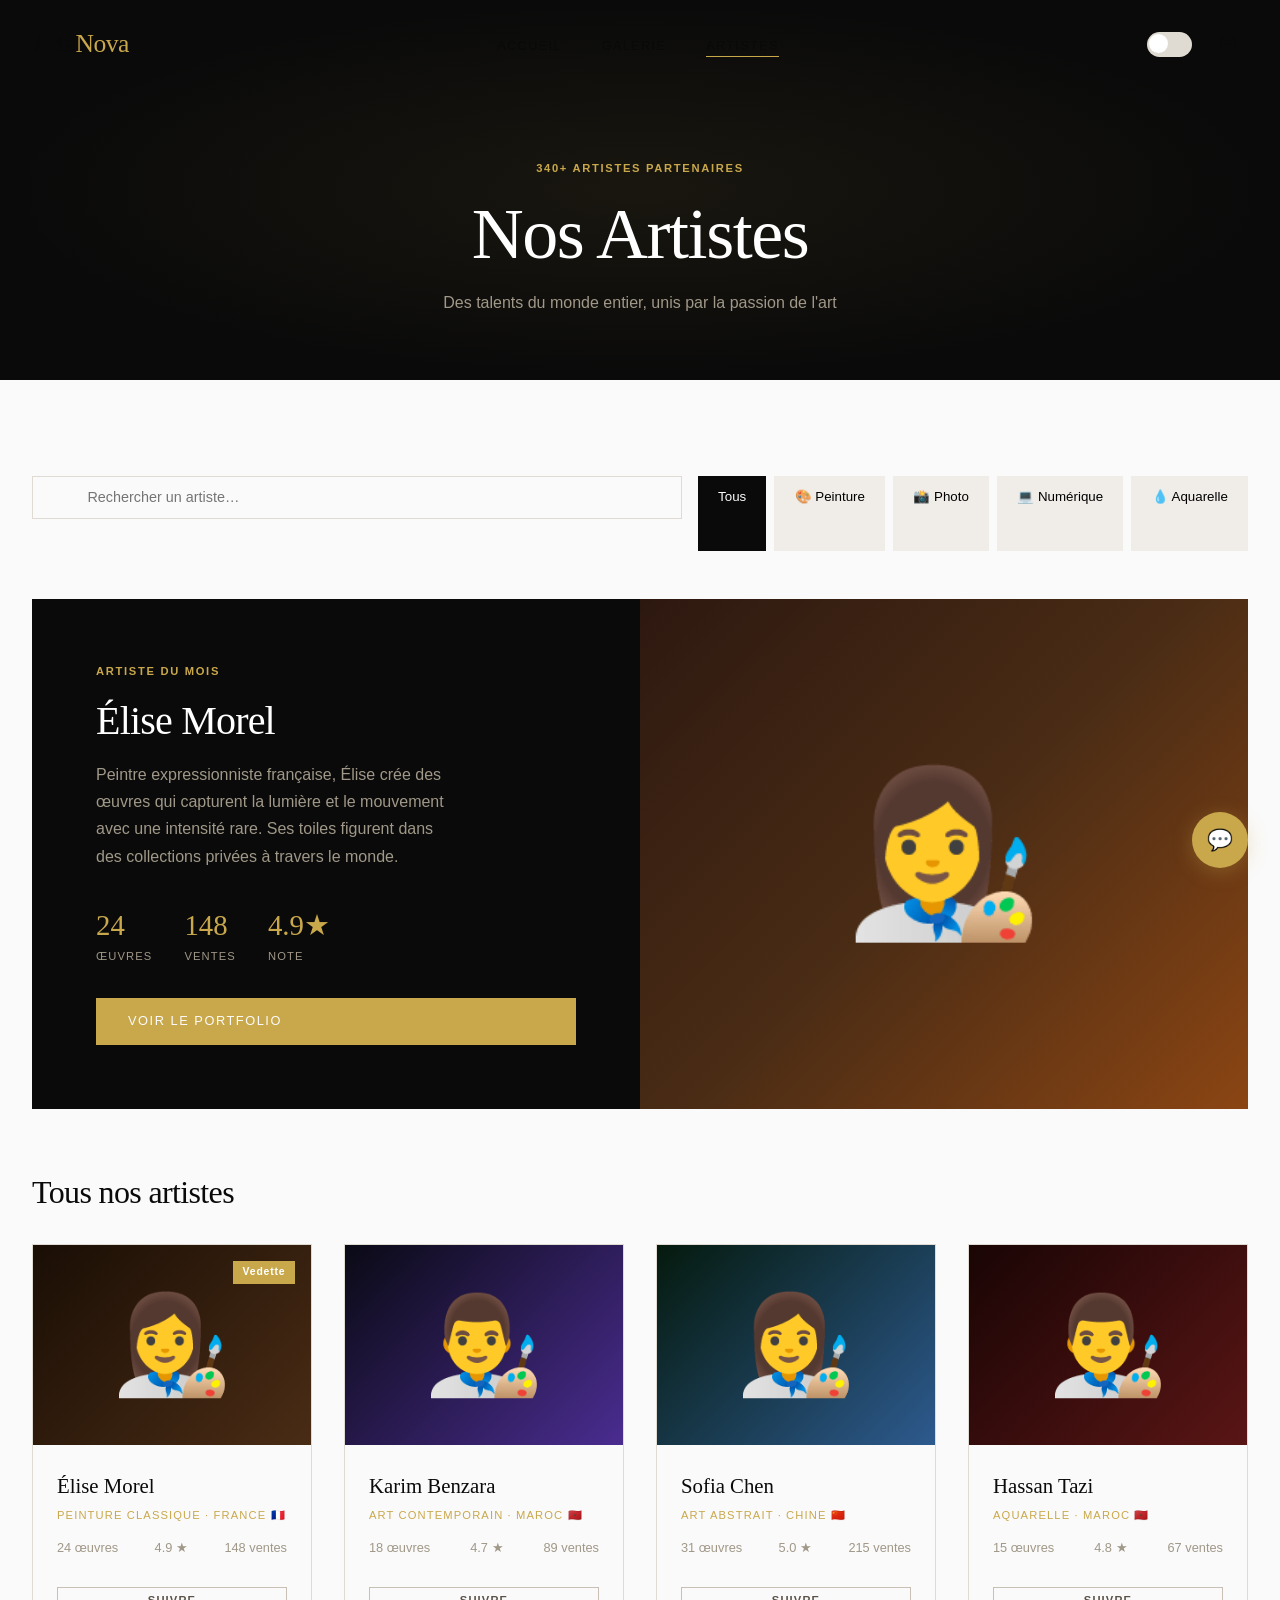
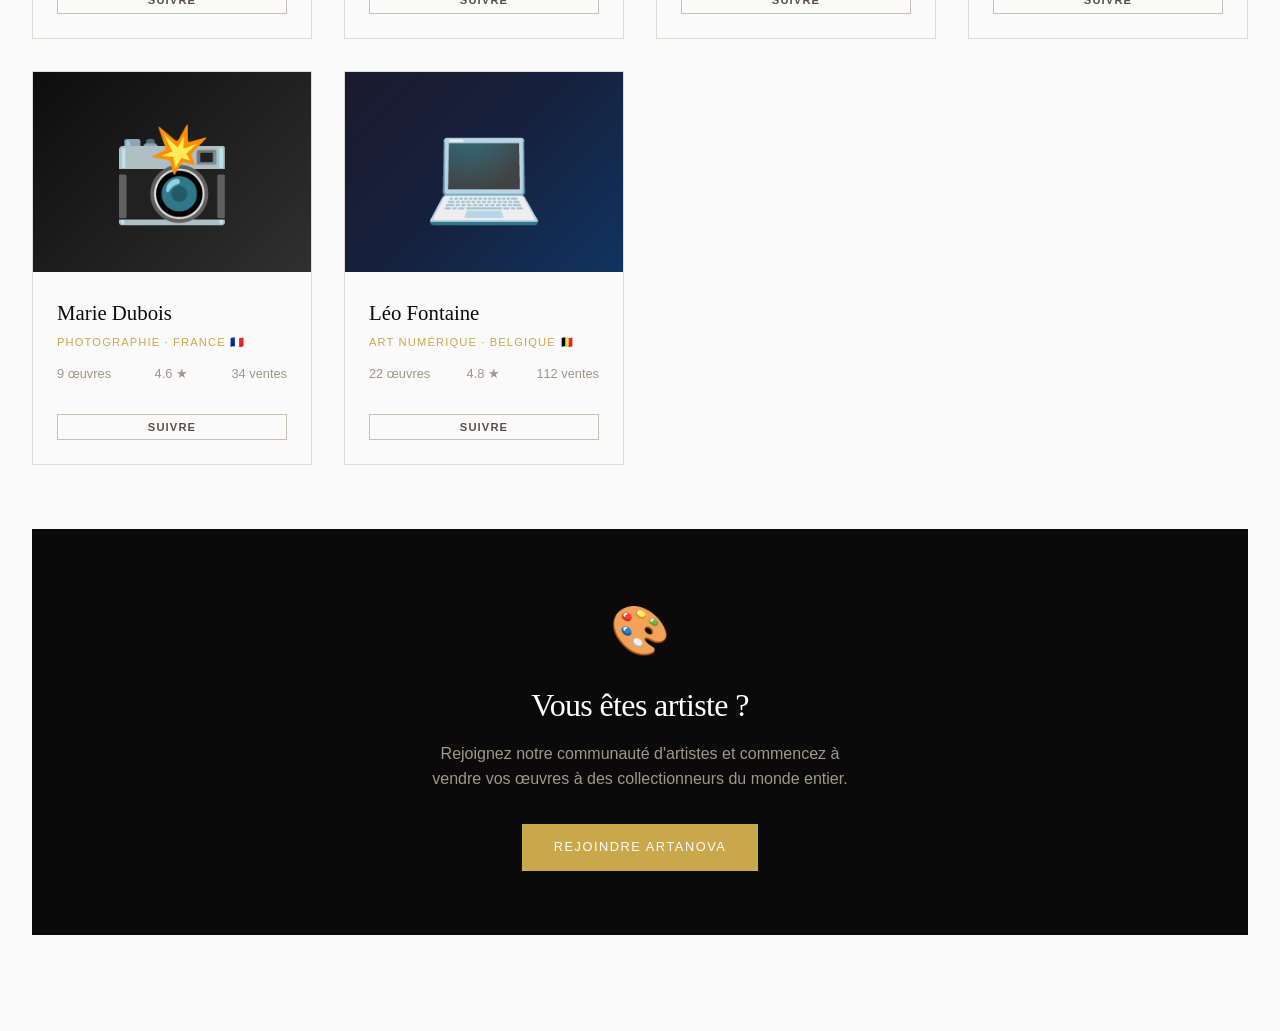
<file: art-gallery/pages/artists.html>
<!DOCTYPE html>
<html lang="fr">
<head>
  <meta charset="UTF-8" />
  <meta name="viewport" content="width=device-width, initial-scale=1.0" />
  <title>Artistes – ArtaNova</title>
  <link rel="stylesheet" href="../css/main.css" />
</head>
<body>
<nav class="nav scrolled" id="main-nav">
  <div class="container nav-inner">
    <a href="../index.html" class="nav-logo">Arta<span>Nova</span></a>
    <ul class="nav-links">
      <li><a href="../index.html">Accueil</a></li>
      <li><a href="gallery.html">Galerie</a></li>
      <li><a href="artists.html" class="active">Artistes</a></li>
    </ul>
    <div class="nav-actions">
      <button class="theme-toggle" aria-label="Thème"></button>
      <button class="nav-icon-btn" onclick="openCart()">
        <svg width="18" height="18" viewBox="0 0 24 24" fill="none" stroke="currentColor" stroke-width="1.5"><path d="M6 2 3 6v14a2 2 0 0 0 2 2h14a2 2 0 0 0 2-2V6l-3-4z"/><line x1="3" y1="6" x2="21" y2="6"/><path d="M16 10a4 4 0 0 1-8 0"/></svg>
        <span class="cart-badge cart-count" style="display:none">0</span>
      </button>
    </div>
  </div>
</nav>

<div class="page-header">
  <div class="container">
    <div class="label text-gold" style="margin-bottom:0.8rem;">340+ artistes partenaires</div>
    <h1 class="page-header-title">Nos Artistes</h1>
    <p class="page-header-subtitle">Des talents du monde entier, unis par la passion de l'art</p>
  </div>
</div>

<main class="section">
  <div class="container">
    <!-- Search + Filter -->
    <div style="display:flex;gap:1rem;margin-bottom:3rem;flex-wrap:wrap;">
      <div class="search-bar" style="flex:1;min-width:280px;">
        <svg class="search-btn" width="18" height="18" viewBox="0 0 24 24" fill="none" stroke="currentColor" stroke-width="1.5"><circle cx="11" cy="11" r="8"/><path d="m21 21-4.35-4.35"/></svg>
        <input class="search-input" type="text" placeholder="Rechercher un artiste…" />
      </div>
      <div style="display:flex;gap:0.5rem;flex-wrap:wrap;">
        <button class="category-chip active" style="min-width:auto;padding:0.8rem 1.2rem;" onclick="filterBySpecialty(this,'')">Tous</button>
        <button class="category-chip" style="min-width:auto;padding:0.8rem 1.2rem;" onclick="filterBySpecialty(this,'Peinture')">🎨 Peinture</button>
        <button class="category-chip" style="min-width:auto;padding:0.8rem 1.2rem;" onclick="filterBySpecialty(this,'Photo')">📸 Photo</button>
        <button class="category-chip" style="min-width:auto;padding:0.8rem 1.2rem;" onclick="filterBySpecialty(this,'Numérique')">💻 Numérique</button>
        <button class="category-chip" style="min-width:auto;padding:0.8rem 1.2rem;" onclick="filterBySpecialty(this,'Aquarelle')">💧 Aquarelle</button>
      </div>
    </div>

    <!-- Featured Artist -->
    <div style="display:grid;grid-template-columns:1fr 1fr;gap:0;margin-bottom:4rem;background:var(--color-black);overflow:hidden;" class="fade-in">
      <div style="padding:4rem;display:flex;flex-direction:column;justify-content:center;">
        <div class="label text-gold" style="margin-bottom:1rem;">Artiste du mois</div>
        <h2 style="font-family:var(--font-serif);font-size:2.5rem;color:white;margin-bottom:1rem;">Élise Morel</h2>
        <p style="color:var(--color-gray-400);line-height:1.7;max-width:40ch;margin-bottom:2rem;">Peintre expressionniste française, Élise crée des œuvres qui capturent la lumière et le mouvement avec une intensité rare. Ses toiles figurent dans des collections privées à travers le monde.</p>
        <div style="display:flex;gap:2rem;margin-bottom:2rem;">
          <div><div style="font-family:var(--font-serif);font-size:1.8rem;color:var(--color-gold);">24</div><div style="font-size:0.7rem;color:var(--color-gray-400);letter-spacing:0.1em;text-transform:uppercase;">Œuvres</div></div>
          <div><div style="font-family:var(--font-serif);font-size:1.8rem;color:var(--color-gold);">148</div><div style="font-size:0.7rem;color:var(--color-gray-400);letter-spacing:0.1em;text-transform:uppercase;">Ventes</div></div>
          <div><div style="font-family:var(--font-serif);font-size:1.8rem;color:var(--color-gold);">4.9★</div><div style="font-size:0.7rem;color:var(--color-gray-400);letter-spacing:0.1em;text-transform:uppercase;">Note</div></div>
        </div>
        <a href="artist-profile.html" class="btn btn-primary">Voir le portfolio</a>
      </div>
      <div style="background:linear-gradient(135deg,#2d1810,#4a2c15,#8B4513);display:flex;align-items:center;justify-content:center;font-size:10rem;min-height:400px;">👩‍🎨</div>
    </div>

    <!-- All Artists Grid -->
    <h2 style="font-family:var(--font-serif);font-size:2rem;margin-bottom:2rem;">Tous nos artistes</h2>
    <div style="display:grid;grid-template-columns:repeat(auto-fill,minmax(280px,1fr));gap:2rem;" id="artists-grid">

      <div class="artist-profile-card" style="border:1px solid var(--color-gray-200);overflow:hidden;transition:box-shadow 0.3s;cursor:pointer;" onclick="location.href='artist-profile.html'" onmouseenter="this.style.boxShadow='var(--shadow-md)'" onmouseleave="this.style.boxShadow='none'">
        <div style="height:200px;background:linear-gradient(135deg,#1a0e05,#4a2c15);display:flex;align-items:center;justify-content:center;font-size:6rem;position:relative;">
          👩‍🎨
          <span style="position:absolute;top:1rem;right:1rem;background:var(--color-gold);color:white;padding:0.2rem 0.6rem;font-size:0.65rem;font-weight:700;letter-spacing:0.08em;">Vedette</span>
        </div>
        <div style="padding:1.5rem;">
          <div style="font-family:var(--font-serif);font-size:1.3rem;margin-bottom:0.3rem;">Élise Morel</div>
          <div style="font-size:0.7rem;color:var(--color-gold);letter-spacing:0.1em;text-transform:uppercase;margin-bottom:0.8rem;">Peinture Classique · France 🇫🇷</div>
          <div style="display:flex;justify-content:space-between;font-size:0.8rem;color:var(--color-gray-400);margin-bottom:1rem;">
            <span>24 œuvres</span><span>4.9 ★</span><span>148 ventes</span>
          </div>
          <button class="follow-btn w-full" onclick="event.stopPropagation();showToast('✓ Vous suivez Élise Morel')">Suivre</button>
        </div>
      </div>

      <div class="artist-profile-card" style="border:1px solid var(--color-gray-200);overflow:hidden;cursor:pointer;transition:box-shadow 0.3s;" onclick="location.href='artist-profile.html'" onmouseenter="this.style.boxShadow='var(--shadow-md)'" onmouseleave="this.style.boxShadow='none'">
        <div style="height:200px;background:linear-gradient(135deg,#0a0a15,#4a2c90);display:flex;align-items:center;justify-content:center;font-size:6rem;">👨‍🎨</div>
        <div style="padding:1.5rem;">
          <div style="font-family:var(--font-serif);font-size:1.3rem;margin-bottom:0.3rem;">Karim Benzara</div>
          <div style="font-size:0.7rem;color:var(--color-gold);letter-spacing:0.1em;text-transform:uppercase;margin-bottom:0.8rem;">Art Contemporain · Maroc 🇲🇦</div>
          <div style="display:flex;justify-content:space-between;font-size:0.8rem;color:var(--color-gray-400);margin-bottom:1rem;">
            <span>18 œuvres</span><span>4.7 ★</span><span>89 ventes</span>
          </div>
          <button class="follow-btn w-full" onclick="event.stopPropagation();showToast('✓ Vous suivez Karim Benzara')">Suivre</button>
        </div>
      </div>

      <div class="artist-profile-card" style="border:1px solid var(--color-gray-200);overflow:hidden;cursor:pointer;transition:box-shadow 0.3s;" onclick="location.href='artist-profile.html'" onmouseenter="this.style.boxShadow='var(--shadow-md)'" onmouseleave="this.style.boxShadow='none'">
        <div style="height:200px;background:linear-gradient(135deg,#051a0e,#2d5a8e);display:flex;align-items:center;justify-content:center;font-size:6rem;">👩‍🎨</div>
        <div style="padding:1.5rem;">
          <div style="font-family:var(--font-serif);font-size:1.3rem;margin-bottom:0.3rem;">Sofia Chen</div>
          <div style="font-size:0.7rem;color:var(--color-gold);letter-spacing:0.1em;text-transform:uppercase;margin-bottom:0.8rem;">Art Abstrait · Chine 🇨🇳</div>
          <div style="display:flex;justify-content:space-between;font-size:0.8rem;color:var(--color-gray-400);margin-bottom:1rem;">
            <span>31 œuvres</span><span>5.0 ★</span><span>215 ventes</span>
          </div>
          <button class="follow-btn w-full" onclick="event.stopPropagation();showToast('✓ Vous suivez Sofia Chen')">Suivre</button>
        </div>
      </div>

      <div class="artist-profile-card" style="border:1px solid var(--color-gray-200);overflow:hidden;cursor:pointer;transition:box-shadow 0.3s;" onclick="location.href='artist-profile.html'" onmouseenter="this.style.boxShadow='var(--shadow-md)'" onmouseleave="this.style.boxShadow='none'">
        <div style="height:200px;background:linear-gradient(135deg,#1a0505,#5a1515);display:flex;align-items:center;justify-content:center;font-size:6rem;">👨‍🎨</div>
        <div style="padding:1.5rem;">
          <div style="font-family:var(--font-serif);font-size:1.3rem;margin-bottom:0.3rem;">Hassan Tazi</div>
          <div style="font-size:0.7rem;color:var(--color-gold);letter-spacing:0.1em;text-transform:uppercase;margin-bottom:0.8rem;">Aquarelle · Maroc 🇲🇦</div>
          <div style="display:flex;justify-content:space-between;font-size:0.8rem;color:var(--color-gray-400);margin-bottom:1rem;">
            <span>15 œuvres</span><span>4.8 ★</span><span>67 ventes</span>
          </div>
          <button class="follow-btn w-full" onclick="event.stopPropagation();showToast('✓ Vous suivez Hassan Tazi')">Suivre</button>
        </div>
      </div>

      <div class="artist-profile-card" style="border:1px solid var(--color-gray-200);overflow:hidden;cursor:pointer;transition:box-shadow 0.3s;" onclick="location.href='artist-profile.html'" onmouseenter="this.style.boxShadow='var(--shadow-md)'" onmouseleave="this.style.boxShadow='none'">
        <div style="height:200px;background:linear-gradient(135deg,#0d0d0d,#303030);display:flex;align-items:center;justify-content:center;font-size:6rem;">📸</div>
        <div style="padding:1.5rem;">
          <div style="font-family:var(--font-serif);font-size:1.3rem;margin-bottom:0.3rem;">Marie Dubois</div>
          <div style="font-size:0.7rem;color:var(--color-gold);letter-spacing:0.1em;text-transform:uppercase;margin-bottom:0.8rem;">Photographie · France 🇫🇷</div>
          <div style="display:flex;justify-content:space-between;font-size:0.8rem;color:var(--color-gray-400);margin-bottom:1rem;">
            <span>9 œuvres</span><span>4.6 ★</span><span>34 ventes</span>
          </div>
          <button class="follow-btn w-full" onclick="event.stopPropagation();showToast('✓ Vous suivez Marie Dubois')">Suivre</button>
        </div>
      </div>

      <div class="artist-profile-card" style="border:1px solid var(--color-gray-200);overflow:hidden;cursor:pointer;transition:box-shadow 0.3s;" onclick="location.href='artist-profile.html'" onmouseenter="this.style.boxShadow='var(--shadow-md)'" onmouseleave="this.style.boxShadow='none'">
        <div style="height:200px;background:linear-gradient(135deg,#1a1a2e,#16213e,#0f3460);display:flex;align-items:center;justify-content:center;font-size:6rem;">💻</div>
        <div style="padding:1.5rem;">
          <div style="font-family:var(--font-serif);font-size:1.3rem;margin-bottom:0.3rem;">Léo Fontaine</div>
          <div style="font-size:0.7rem;color:var(--color-gold);letter-spacing:0.1em;text-transform:uppercase;margin-bottom:0.8rem;">Art Numérique · Belgique 🇧🇪</div>
          <div style="display:flex;justify-content:space-between;font-size:0.8rem;color:var(--color-gray-400);margin-bottom:1rem;">
            <span>22 œuvres</span><span>4.8 ★</span><span>112 ventes</span>
          </div>
          <button class="follow-btn w-full" onclick="event.stopPropagation();showToast('✓ Vous suivez Léo Fontaine')">Suivre</button>
        </div>
      </div>

    </div>

    <!-- CTA for artists -->
    <div style="margin-top:4rem;padding:4rem;background:var(--color-black);text-align:center;" class="fade-in">
      <div style="font-size:3rem;margin-bottom:1rem;">🎨</div>
      <h2 style="font-family:var(--font-serif);font-size:2rem;color:white;margin-bottom:1rem;">Vous êtes artiste ?</h2>
      <p style="color:var(--color-gray-400);max-width:50ch;margin:0 auto 2rem;">Rejoignez notre communauté d'artistes et commencez à vendre vos œuvres à des collectionneurs du monde entier.</p>
      <a href="dashboard.html" class="btn btn-primary">Rejoindre ArtaNova</a>
    </div>
  </div>
</main>

<!-- CART -->
<div class="cart-overlay" onclick="closeCart()"></div>
<aside class="cart-sidebar" id="cart-sidebar">
  <div class="cart-header">
    <h2 class="cart-title">Mon Panier</h2>
    <button class="cart-close" onclick="closeCart()">✕</button>
  </div>
  <div class="cart-items" id="cart-items-list"></div>
  <div class="cart-footer">
    <div class="cart-subtotal"><span>Total</span><span id="cart-total">0 €</span></div>
    <button class="cart-checkout-btn" onclick="location.href='checkout.html'">Commander</button>
  </div>
</aside>

<div class="chat-widget">
  <div class="chat-box" id="chat-box">
    <div class="chat-box-header"><div class="chat-status-dot"></div><div><div style="font-weight:600;font-size:0.9rem;">Support ArtaNova</div></div></div>
    <div class="chat-messages" id="chat-messages"><div class="chat-msg bot">Bonjour ! Je peux vous aider à trouver un artiste 🎨</div></div>
    <div class="chat-input-area"><input class="chat-input" id="chat-input" type="text" placeholder="Votre message…" /><button class="chat-send" id="chat-send">→</button></div>
  </div>
  <button class="chat-toggle" id="chat-toggle">💬</button>
</div>

<div class="toast-container"></div>

<script src="../js/app.js"></script>
<script>
  function filterBySpecialty(btn, specialty) {
    document.querySelectorAll('.category-chip').forEach(c => c.classList.remove('active'));
    btn.classList.add('active');
  }
</script>
</body>
</html>
</file>
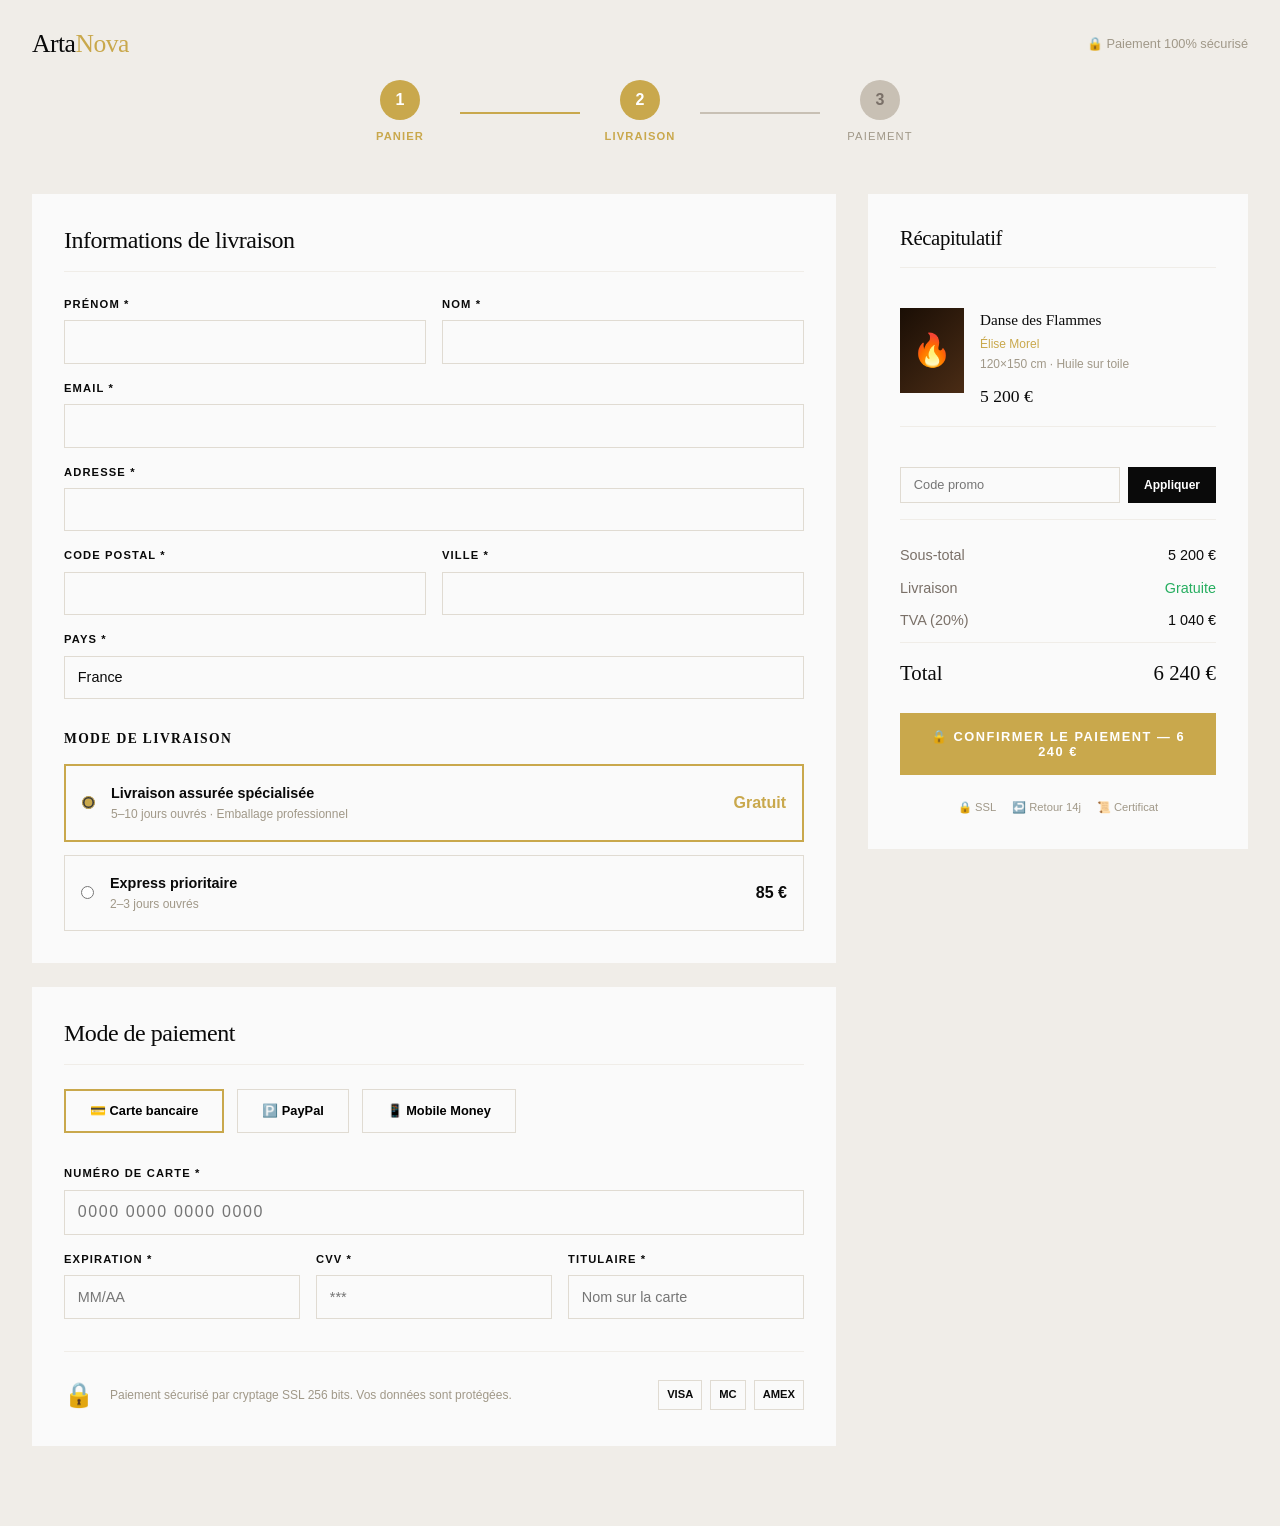
<file: art-gallery/pages/checkout.html>
<!DOCTYPE html>
<html lang="fr">
<head>
  <meta charset="UTF-8" />
  <meta name="viewport" content="width=device-width, initial-scale=1.0" />
  <title>Paiement sécurisé – ArtaNova</title>
  <link rel="stylesheet" href="../css/main.css" />
</head>
<body>

<!-- NAV minimal -->
<nav class="nav scrolled">
  <div class="container nav-inner">
    <a href="../index.html" class="nav-logo">Arta<span>Nova</span></a>
    <div style="display:flex;align-items:center;gap:1rem;font-size:0.8rem;color:var(--color-gray-400);">
      <span>🔒 Paiement 100% sécurisé</span>
    </div>
  </div>
</nav>

<main style="padding-top:5rem;padding-bottom:5rem;background:var(--color-gray-100);min-height:100vh;">
  <div class="container">

    <!-- Progress -->
    <div style="display:flex;align-items:center;gap:0;margin-bottom:3rem;max-width:600px;margin-left:auto;margin-right:auto;">
      <div style="flex:1;text-align:center;">
        <div style="width:2.5rem;height:2.5rem;border-radius:50%;background:var(--color-gold);color:white;display:flex;align-items:center;justify-content:center;font-weight:700;margin:0 auto 0.5rem;">1</div>
        <div style="font-size:0.7rem;letter-spacing:0.1em;text-transform:uppercase;color:var(--color-gold);font-weight:700;">Panier</div>
      </div>
      <div style="flex:1;height:2px;background:var(--color-gold);"></div>
      <div style="flex:1;text-align:center;">
        <div style="width:2.5rem;height:2.5rem;border-radius:50%;background:var(--color-gold);color:white;display:flex;align-items:center;justify-content:center;font-weight:700;margin:0 auto 0.5rem;">2</div>
        <div style="font-size:0.7rem;letter-spacing:0.1em;text-transform:uppercase;color:var(--color-gold);font-weight:700;">Livraison</div>
      </div>
      <div style="flex:1;height:2px;background:var(--color-gray-300);"></div>
      <div style="flex:1;text-align:center;">
        <div style="width:2.5rem;height:2.5rem;border-radius:50%;background:var(--color-gray-300);color:var(--color-gray-500);display:flex;align-items:center;justify-content:center;font-weight:700;margin:0 auto 0.5rem;">3</div>
        <div style="font-size:0.7rem;letter-spacing:0.1em;text-transform:uppercase;color:var(--color-gray-400);">Paiement</div>
      </div>
    </div>

    <div style="display:grid;grid-template-columns:1fr 380px;gap:2rem;align-items:start;">

      <!-- Form -->
      <div>
        <!-- Delivery info -->
        <div style="background:var(--color-white);padding:2rem;margin-bottom:1.5rem;">
          <h2 style="font-family:var(--font-serif);font-size:1.5rem;margin-bottom:1.5rem;padding-bottom:1rem;border-bottom:1px solid var(--color-gray-100);">Informations de livraison</h2>
          <div style="display:grid;grid-template-columns:1fr 1fr;gap:1rem;">
            <div>
              <label style="font-size:0.7rem;font-weight:700;letter-spacing:0.1em;text-transform:uppercase;display:block;margin-bottom:0.4rem;">Prénom *</label>
              <input type="text" style="width:100%;padding:0.8rem;border:1px solid var(--color-gray-200);font-size:0.9rem;outline:none;background:var(--color-white);color:var(--color-black);" onfocus="this.style.borderColor='var(--color-gold)'" onblur="this.style.borderColor='var(--color-gray-200)'" />
            </div>
            <div>
              <label style="font-size:0.7rem;font-weight:700;letter-spacing:0.1em;text-transform:uppercase;display:block;margin-bottom:0.4rem;">Nom *</label>
              <input type="text" style="width:100%;padding:0.8rem;border:1px solid var(--color-gray-200);font-size:0.9rem;outline:none;background:var(--color-white);color:var(--color-black);" />
            </div>
            <div style="grid-column:span 2;">
              <label style="font-size:0.7rem;font-weight:700;letter-spacing:0.1em;text-transform:uppercase;display:block;margin-bottom:0.4rem;">Email *</label>
              <input type="email" style="width:100%;padding:0.8rem;border:1px solid var(--color-gray-200);font-size:0.9rem;outline:none;background:var(--color-white);color:var(--color-black);" />
            </div>
            <div style="grid-column:span 2;">
              <label style="font-size:0.7rem;font-weight:700;letter-spacing:0.1em;text-transform:uppercase;display:block;margin-bottom:0.4rem;">Adresse *</label>
              <input type="text" style="width:100%;padding:0.8rem;border:1px solid var(--color-gray-200);font-size:0.9rem;outline:none;background:var(--color-white);color:var(--color-black);" />
            </div>
            <div>
              <label style="font-size:0.7rem;font-weight:700;letter-spacing:0.1em;text-transform:uppercase;display:block;margin-bottom:0.4rem;">Code postal *</label>
              <input type="text" style="width:100%;padding:0.8rem;border:1px solid var(--color-gray-200);font-size:0.9rem;outline:none;background:var(--color-white);color:var(--color-black);" />
            </div>
            <div>
              <label style="font-size:0.7rem;font-weight:700;letter-spacing:0.1em;text-transform:uppercase;display:block;margin-bottom:0.4rem;">Ville *</label>
              <input type="text" style="width:100%;padding:0.8rem;border:1px solid var(--color-gray-200);font-size:0.9rem;outline:none;background:var(--color-white);color:var(--color-black);" />
            </div>
            <div style="grid-column:span 2;">
              <label style="font-size:0.7rem;font-weight:700;letter-spacing:0.1em;text-transform:uppercase;display:block;margin-bottom:0.4rem;">Pays *</label>
              <select style="width:100%;padding:0.8rem;border:1px solid var(--color-gray-200);font-size:0.9rem;outline:none;background:var(--color-white);color:var(--color-black);appearance:none;">
                <option>France</option>
                <option>Belgique</option>
                <option>Suisse</option>
                <option>Luxembourg</option>
                <option>Maroc</option>
                <option>Tunisie</option>
                <option>Algérie</option>
                <option>Sénégal</option>
                <option>Canada</option>
              </select>
            </div>
          </div>

          <!-- Shipping options -->
          <div style="margin-top:2rem;">
            <h3 style="font-size:0.85rem;font-weight:700;letter-spacing:0.1em;text-transform:uppercase;margin-bottom:1rem;">Mode de livraison</h3>
            <div style="display:flex;flex-direction:column;gap:0.8rem;">
              <label style="display:flex;align-items:center;gap:1rem;padding:1rem;border:2px solid var(--color-gold);cursor:pointer;">
                <input type="radio" name="shipping" checked style="accent-color:var(--color-gold);" />
                <div style="flex:1;">
                  <div style="font-weight:600;font-size:0.9rem;">Livraison assurée spécialisée</div>
                  <div style="font-size:0.75rem;color:var(--color-gray-400);">5–10 jours ouvrés · Emballage professionnel</div>
                </div>
                <div style="font-weight:700;color:var(--color-gold);">Gratuit</div>
              </label>
              <label style="display:flex;align-items:center;gap:1rem;padding:1rem;border:1px solid var(--color-gray-200);cursor:pointer;">
                <input type="radio" name="shipping" style="accent-color:var(--color-gold);" />
                <div style="flex:1;">
                  <div style="font-weight:600;font-size:0.9rem;">Express prioritaire</div>
                  <div style="font-size:0.75rem;color:var(--color-gray-400);">2–3 jours ouvrés</div>
                </div>
                <div style="font-weight:700;">85 €</div>
              </label>
            </div>
          </div>
        </div>

        <!-- Payment -->
        <div style="background:var(--color-white);padding:2rem;">
          <h2 style="font-family:var(--font-serif);font-size:1.5rem;margin-bottom:1.5rem;padding-bottom:1rem;border-bottom:1px solid var(--color-gray-100);">Mode de paiement</h2>

          <!-- Payment methods -->
          <div style="display:flex;gap:0.8rem;margin-bottom:2rem;flex-wrap:wrap;">
            <button class="payment-method-btn active" onclick="selectPayment(this,'card')" style="padding:0.8rem 1.5rem;border:2px solid var(--color-gold);background:transparent;cursor:pointer;font-size:0.8rem;font-weight:600;display:flex;align-items:center;gap:0.5rem;transition:all 0.3s;">💳 Carte bancaire</button>
            <button class="payment-method-btn" onclick="selectPayment(this,'paypal')" style="padding:0.8rem 1.5rem;border:1px solid var(--color-gray-200);background:transparent;cursor:pointer;font-size:0.8rem;font-weight:600;display:flex;align-items:center;gap:0.5rem;transition:all 0.3s;">🅿️ PayPal</button>
            <button class="payment-method-btn" onclick="selectPayment(this,'mobile')" style="padding:0.8rem 1.5rem;border:1px solid var(--color-gray-200);background:transparent;cursor:pointer;font-size:0.8rem;font-weight:600;display:flex;align-items:center;gap:0.5rem;transition:all 0.3s;">📱 Mobile Money</button>
          </div>

          <!-- Card form -->
          <div id="card-form">
            <div style="margin-bottom:1rem;">
              <label style="font-size:0.7rem;font-weight:700;letter-spacing:0.1em;text-transform:uppercase;display:block;margin-bottom:0.4rem;">Numéro de carte *</label>
              <input type="text" placeholder="0000 0000 0000 0000" maxlength="19" oninput="formatCard(this)" style="width:100%;padding:0.8rem;border:1px solid var(--color-gray-200);font-size:1rem;outline:none;background:var(--color-white);color:var(--color-black);letter-spacing:0.1em;" />
            </div>
            <div style="display:grid;grid-template-columns:1fr 1fr 1fr;gap:1rem;">
              <div>
                <label style="font-size:0.7rem;font-weight:700;letter-spacing:0.1em;text-transform:uppercase;display:block;margin-bottom:0.4rem;">Expiration *</label>
                <input type="text" placeholder="MM/AA" maxlength="5" style="width:100%;padding:0.8rem;border:1px solid var(--color-gray-200);font-size:0.9rem;outline:none;background:var(--color-white);color:var(--color-black);" />
              </div>
              <div>
                <label style="font-size:0.7rem;font-weight:700;letter-spacing:0.1em;text-transform:uppercase;display:block;margin-bottom:0.4rem;">CVV *</label>
                <input type="text" placeholder="***" maxlength="4" style="width:100%;padding:0.8rem;border:1px solid var(--color-gray-200);font-size:0.9rem;outline:none;background:var(--color-white);color:var(--color-black);" />
              </div>
              <div>
                <label style="font-size:0.7rem;font-weight:700;letter-spacing:0.1em;text-transform:uppercase;display:block;margin-bottom:0.4rem;">Titulaire *</label>
                <input type="text" placeholder="Nom sur la carte" style="width:100%;padding:0.8rem;border:1px solid var(--color-gray-200);font-size:0.9rem;outline:none;background:var(--color-white);color:var(--color-black);" />
              </div>
            </div>
          </div>

          <!-- Security badges -->
          <div style="display:flex;align-items:center;gap:1rem;margin-top:2rem;padding-top:1.5rem;border-top:1px solid var(--color-gray-100);">
            <span style="font-size:1.5rem;">🔒</span>
            <p style="font-size:0.75rem;color:var(--color-gray-400);">Paiement sécurisé par cryptage SSL 256 bits. Vos données sont protégées.</p>
            <div style="display:flex;gap:0.5rem;margin-left:auto;">
              <span style="padding:0.3rem 0.5rem;border:1px solid var(--color-gray-200);font-size:0.7rem;font-weight:700;">VISA</span>
              <span style="padding:0.3rem 0.5rem;border:1px solid var(--color-gray-200);font-size:0.7rem;font-weight:700;">MC</span>
              <span style="padding:0.3rem 0.5rem;border:1px solid var(--color-gray-200);font-size:0.7rem;font-weight:700;">AMEX</span>
            </div>
          </div>
        </div>
      </div>

      <!-- Order Summary -->
      <div style="background:var(--color-white);padding:2rem;position:sticky;top:5rem;">
        <h2 style="font-family:var(--font-serif);font-size:1.3rem;margin-bottom:1.5rem;padding-bottom:1rem;border-bottom:1px solid var(--color-gray-100);">Récapitulatif</h2>

        <div id="checkout-items">
          <!-- Dynamic -->
          <div style="display:grid;grid-template-columns:4rem 1fr;gap:1rem;padding:1rem 0;border-bottom:1px solid var(--color-gray-100);">
            <div style="background:linear-gradient(135deg,#1a0e05,#4a2c15);display:flex;align-items:center;justify-content:center;font-size:2rem;aspect-ratio:3/4;">🔥</div>
            <div>
              <div style="font-family:var(--font-serif);font-size:0.95rem;margin-bottom:0.2rem;">Danse des Flammes</div>
              <div style="font-size:0.75rem;color:var(--color-gold);">Élise Morel</div>
              <div style="font-size:0.75rem;color:var(--color-gray-400);">120×150 cm · Huile sur toile</div>
              <div style="font-family:var(--font-serif);font-size:1.1rem;margin-top:0.5rem;">5 200 €</div>
            </div>
          </div>
        </div>

        <!-- Promo code -->
        <div style="margin:1.5rem 0;padding:1rem 0;border-bottom:1px solid var(--color-gray-100);">
          <div style="display:flex;gap:0.5rem;">
            <input type="text" placeholder="Code promo" style="flex:1;padding:0.6rem 0.8rem;border:1px solid var(--color-gray-200);font-size:0.8rem;outline:none;background:var(--color-white);color:var(--color-black);" />
            <button style="padding:0.6rem 1rem;background:var(--color-black);color:white;border:none;font-size:0.75rem;font-weight:600;cursor:pointer;" onclick="showToast('✓ Code appliqué : -10%')">Appliquer</button>
          </div>
        </div>

        <!-- Totals -->
        <div style="display:flex;flex-direction:column;gap:0.6rem;font-size:0.9rem;margin-bottom:1.5rem;">
          <div style="display:flex;justify-content:space-between;">
            <span style="color:var(--color-gray-500);">Sous-total</span>
            <span>5 200 €</span>
          </div>
          <div style="display:flex;justify-content:space-between;">
            <span style="color:var(--color-gray-500);">Livraison</span>
            <span style="color:#27ae60;">Gratuite</span>
          </div>
          <div style="display:flex;justify-content:space-between;">
            <span style="color:var(--color-gray-500);">TVA (20%)</span>
            <span>1 040 €</span>
          </div>
          <div style="display:flex;justify-content:space-between;font-family:var(--font-serif);font-size:1.3rem;padding-top:0.8rem;border-top:1px solid var(--color-gray-100);">
            <span>Total</span>
            <span>6 240 €</span>
          </div>
        </div>

        <button class="cart-checkout-btn" onclick="handleCheckout()">
          🔒 Confirmer le paiement — 6 240 €
        </button>

        <div style="display:flex;align-items:center;justify-content:center;gap:1rem;margin-top:1.5rem;">
          <div style="display:flex;align-items:center;gap:0.4rem;font-size:0.7rem;color:var(--color-gray-400);">🔒 SSL</div>
          <div style="display:flex;align-items:center;gap:0.4rem;font-size:0.7rem;color:var(--color-gray-400);">↩️ Retour 14j</div>
          <div style="display:flex;align-items:center;gap:0.4rem;font-size:0.7rem;color:var(--color-gray-400);">📜 Certificat</div>
        </div>
      </div>
    </div>
  </div>
</main>

<div class="toast-container"></div>

<script src="../js/app.js"></script>
<script>
  function formatCard(input) {
    let val = input.value.replace(/\D/g, '').slice(0, 16);
    input.value = val.match(/.{1,4}/g)?.join(' ') || val;
  }

  function selectPayment(btn, method) {
    document.querySelectorAll('.payment-method-btn').forEach(b => {
      b.style.border = '1px solid var(--color-gray-200)';
    });
    btn.style.border = '2px solid var(--color-gold)';
  }

  function handleCheckout() {
    const btn = document.querySelector('.cart-checkout-btn');
    btn.textContent = '⏳ Traitement en cours…';
    btn.disabled = true;
    setTimeout(() => {
      showToast('🎉 Commande confirmée ! Merci pour votre achat.');
      btn.textContent = '✓ Commande confirmée !';
      btn.style.background = '#27ae60';
    }, 2000);
  }
</script>
</body>
</html>
</file>
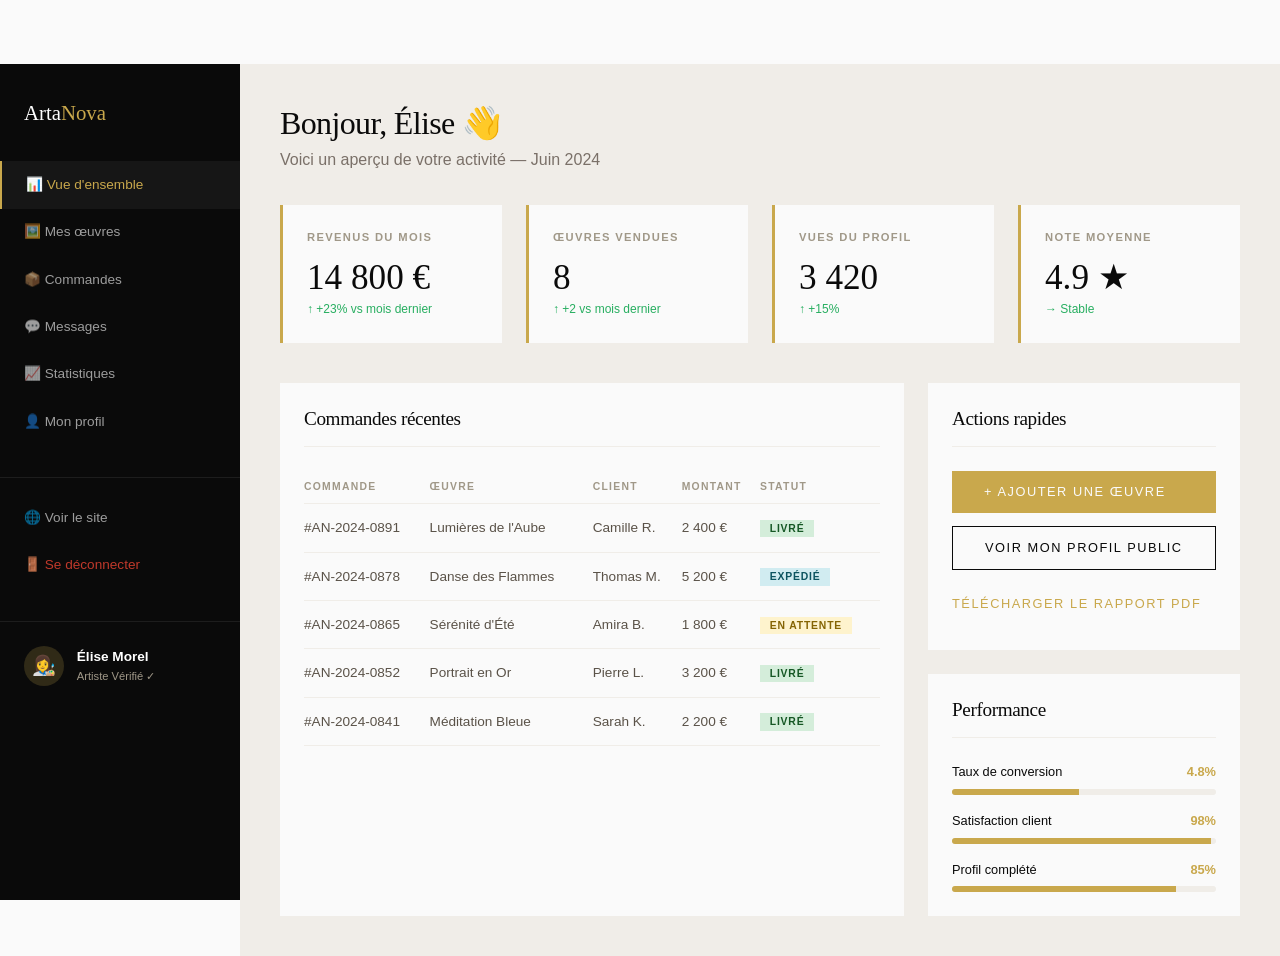
<file: art-gallery/pages/dashboard.html>
<!DOCTYPE html>
<html lang="fr">
<head>
  <meta charset="UTF-8" />
  <meta name="viewport" content="width=device-width, initial-scale=1.0" />
  <title>Tableau de bord – ArtaNova</title>
  <link rel="stylesheet" href="../css/main.css" />
</head>
<body>

<div class="dashboard-layout">

  <!-- SIDEBAR -->
  <aside class="dashboard-sidebar">
    <div class="dashboard-logo">Arta<span>Nova</span></div>

    <nav>
      <ul class="dashboard-nav">
        <li class="dashboard-nav-item">
          <a href="#" class="active" onclick="showSection('overview',this)">
            📊 Vue d'ensemble
          </a>
        </li>
        <li class="dashboard-nav-item">
          <a href="#" onclick="showSection('artworks',this)">
            🖼️ Mes œuvres
          </a>
        </li>
        <li class="dashboard-nav-item">
          <a href="#" onclick="showSection('orders',this)">
            📦 Commandes
          </a>
        </li>
        <li class="dashboard-nav-item">
          <a href="#" onclick="showSection('messages',this)">
            💬 Messages
          </a>
        </li>
        <li class="dashboard-nav-item">
          <a href="#" onclick="showSection('stats',this)">
            📈 Statistiques
          </a>
        </li>
        <li class="dashboard-nav-item">
          <a href="#" onclick="showSection('profile',this)">
            👤 Mon profil
          </a>
        </li>
        <li class="dashboard-nav-item" style="margin-top:2rem;border-top:1px solid rgba(255,255,255,0.08);padding-top:1rem;">
          <a href="../index.html">
            🌐 Voir le site
          </a>
        </li>
        <li class="dashboard-nav-item">
          <a href="#" style="color:#c0392b !important;" onclick="showToast('👋 Déconnexion...')">
            🚪 Se déconnecter
          </a>
        </li>
      </ul>
    </nav>

    <!-- Artist info -->
    <div style="padding:1.5rem;margin-top:auto;border-top:1px solid rgba(255,255,255,0.08);margin-top:2rem;">
      <div style="display:flex;align-items:center;gap:0.8rem;">
        <div style="width:2.5rem;height:2.5rem;border-radius:50%;background:rgba(201,168,76,0.2);display:flex;align-items:center;justify-content:center;font-size:1.2rem;">👩‍🎨</div>
        <div>
          <div style="font-size:0.85rem;font-weight:600;color:white;">Élise Morel</div>
          <div style="font-size:0.7rem;color:var(--color-gray-400);">Artiste Vérifié ✓</div>
        </div>
      </div>
    </div>
  </aside>

  <!-- MAIN CONTENT -->
  <main class="dashboard-main">

    <!-- ── OVERVIEW ── -->
    <div id="section-overview">
      <div class="dashboard-greeting">
        <h1 style="font-family:var(--font-serif);font-size:2rem;margin-bottom:0.3rem;">Bonjour, Élise 👋</h1>
        <p style="color:var(--color-gray-500);">Voici un aperçu de votre activité — Juin 2024</p>
      </div>

      <!-- Stats -->
      <div class="stats-grid">
        <div class="stat-card">
          <div class="stat-card-label">Revenus du mois</div>
          <div class="stat-card-value">14 800 €</div>
          <div class="stat-card-change">↑ +23% vs mois dernier</div>
        </div>
        <div class="stat-card">
          <div class="stat-card-label">Œuvres vendues</div>
          <div class="stat-card-value">8</div>
          <div class="stat-card-change">↑ +2 vs mois dernier</div>
        </div>
        <div class="stat-card">
          <div class="stat-card-label">Vues du profil</div>
          <div class="stat-card-value">3 420</div>
          <div class="stat-card-change">↑ +15%</div>
        </div>
        <div class="stat-card">
          <div class="stat-card-label">Note moyenne</div>
          <div class="stat-card-value">4.9 ★</div>
          <div class="stat-card-change">→ Stable</div>
        </div>
      </div>

      <div class="dashboard-grid">
        <!-- Recent orders -->
        <div class="dashboard-card">
          <h3 class="dashboard-card-title">Commandes récentes</h3>
          <table class="orders-table">
            <thead>
              <tr>
                <th>Commande</th>
                <th>Œuvre</th>
                <th>Client</th>
                <th>Montant</th>
                <th>Statut</th>
              </tr>
            </thead>
            <tbody>
              <tr>
                <td>#AN-2024-0891</td>
                <td>Lumières de l'Aube</td>
                <td>Camille R.</td>
                <td>2 400 €</td>
                <td><span class="order-status delivered">Livré</span></td>
              </tr>
              <tr>
                <td>#AN-2024-0878</td>
                <td>Danse des Flammes</td>
                <td>Thomas M.</td>
                <td>5 200 €</td>
                <td><span class="order-status shipped">Expédié</span></td>
              </tr>
              <tr>
                <td>#AN-2024-0865</td>
                <td>Sérénité d'Été</td>
                <td>Amira B.</td>
                <td>1 800 €</td>
                <td><span class="order-status pending">En attente</span></td>
              </tr>
              <tr>
                <td>#AN-2024-0852</td>
                <td>Portrait en Or</td>
                <td>Pierre L.</td>
                <td>3 200 €</td>
                <td><span class="order-status delivered">Livré</span></td>
              </tr>
              <tr>
                <td>#AN-2024-0841</td>
                <td>Méditation Bleue</td>
                <td>Sarah K.</td>
                <td>2 200 €</td>
                <td><span class="order-status delivered">Livré</span></td>
              </tr>
            </tbody>
          </table>
        </div>

        <!-- Quick actions / stats -->
        <div>
          <div class="dashboard-card" style="margin-bottom:1.5rem;">
            <h3 class="dashboard-card-title">Actions rapides</h3>
            <div style="display:flex;flex-direction:column;gap:0.8rem;">
              <button class="btn btn-primary w-full" onclick="showSection2('artworks')">+ Ajouter une œuvre</button>
              <button class="btn btn-outline w-full" onclick="location.href='artist-profile.html'">Voir mon profil public</button>
              <button class="btn btn-ghost">Télécharger le rapport PDF</button>
            </div>
          </div>

          <div class="dashboard-card">
            <h3 class="dashboard-card-title">Performance</h3>
            <div style="display:flex;flex-direction:column;gap:1rem;">
              <div>
                <div style="display:flex;justify-content:space-between;font-size:0.8rem;margin-bottom:0.4rem;">
                  <span>Taux de conversion</span><span style="color:var(--color-gold);font-weight:600;">4.8%</span>
                </div>
                <div style="height:6px;background:var(--color-gray-100);border-radius:3px;overflow:hidden;">
                  <div style="width:48%;height:100%;background:var(--color-gold);"></div>
                </div>
              </div>
              <div>
                <div style="display:flex;justify-content:space-between;font-size:0.8rem;margin-bottom:0.4rem;">
                  <span>Satisfaction client</span><span style="color:var(--color-gold);font-weight:600;">98%</span>
                </div>
                <div style="height:6px;background:var(--color-gray-100);border-radius:3px;overflow:hidden;">
                  <div style="width:98%;height:100%;background:var(--color-gold);"></div>
                </div>
              </div>
              <div>
                <div style="display:flex;justify-content:space-between;font-size:0.8rem;margin-bottom:0.4rem;">
                  <span>Profil complété</span><span style="color:var(--color-gold);font-weight:600;">85%</span>
                </div>
                <div style="height:6px;background:var(--color-gray-100);border-radius:3px;overflow:hidden;">
                  <div style="width:85%;height:100%;background:var(--color-gold);"></div>
                </div>
              </div>
            </div>
          </div>
        </div>
      </div>
    </div>

    <!-- ── ARTWORKS ── -->
    <div id="section-artworks" style="display:none;">
      <div style="display:flex;justify-content:space-between;align-items:center;margin-bottom:2rem;">
        <h1 style="font-family:var(--font-serif);font-size:2rem;">Mes œuvres (24)</h1>
        <button class="btn btn-primary" onclick="showAddForm()">+ Ajouter une œuvre</button>
      </div>

      <!-- Add form (hidden by default) -->
      <div id="add-artwork-form" style="display:none;background:var(--color-white);padding:2rem;margin-bottom:2rem;border-left:3px solid var(--color-gold);">
        <h3 style="font-family:var(--font-serif);font-size:1.5rem;margin-bottom:1.5rem;">Nouvelle œuvre</h3>
        <div style="display:grid;grid-template-columns:1fr 1fr;gap:1rem;">
          <div>
            <label style="font-size:0.7rem;font-weight:700;letter-spacing:0.1em;text-transform:uppercase;display:block;margin-bottom:0.4rem;">Titre de l'œuvre *</label>
            <input type="text" placeholder="Ex: Lumières d'Automne" style="width:100%;padding:0.8rem;border:1px solid var(--color-gray-200);font-size:0.9rem;outline:none;background:var(--color-white);color:var(--color-black);" />
          </div>
          <div>
            <label style="font-size:0.7rem;font-weight:700;letter-spacing:0.1em;text-transform:uppercase;display:block;margin-bottom:0.4rem;">Prix (€) *</label>
            <input type="number" placeholder="Ex: 1500" style="width:100%;padding:0.8rem;border:1px solid var(--color-gray-200);font-size:0.9rem;outline:none;background:var(--color-white);color:var(--color-black);" />
          </div>
          <div>
            <label style="font-size:0.7rem;font-weight:700;letter-spacing:0.1em;text-transform:uppercase;display:block;margin-bottom:0.4rem;">Technique *</label>
            <select style="width:100%;padding:0.8rem;border:1px solid var(--color-gray-200);font-size:0.9rem;outline:none;background:var(--color-white);color:var(--color-black);appearance:none;">
              <option>Huile sur toile</option>
              <option>Acrylique</option>
              <option>Aquarelle</option>
              <option>Art Numérique</option>
              <option>Photographie</option>
              <option>Sculpture</option>
              <option>Dessin</option>
            </select>
          </div>
          <div>
            <label style="font-size:0.7rem;font-weight:700;letter-spacing:0.1em;text-transform:uppercase;display:block;margin-bottom:0.4rem;">Dimensions *</label>
            <input type="text" placeholder="Ex: 80 × 100 cm" style="width:100%;padding:0.8rem;border:1px solid var(--color-gray-200);font-size:0.9rem;outline:none;background:var(--color-white);color:var(--color-black);" />
          </div>
          <div style="grid-column:span 2;">
            <label style="font-size:0.7rem;font-weight:700;letter-spacing:0.1em;text-transform:uppercase;display:block;margin-bottom:0.4rem;">Description artistique *</label>
            <textarea rows="4" placeholder="Décrivez votre œuvre, son histoire, son inspiration…" style="width:100%;padding:0.8rem;border:1px solid var(--color-gray-200);font-size:0.9rem;outline:none;background:var(--color-white);color:var(--color-black);resize:vertical;font-family:inherit;"></textarea>
          </div>
          <div style="grid-column:span 2;">
            <label style="font-size:0.7rem;font-weight:700;letter-spacing:0.1em;text-transform:uppercase;display:block;margin-bottom:0.4rem;">Images *</label>
            <div style="border:2px dashed var(--color-gray-200);padding:3rem;text-align:center;cursor:pointer;" onclick="showToast('📷 Sélecteur de fichiers')">
              <div style="font-size:3rem;margin-bottom:0.8rem;">📷</div>
              <p style="color:var(--color-gray-400);font-size:0.9rem;">Glisser-déposer vos images ici ou cliquer pour sélectionner</p>
              <p style="font-size:0.75rem;color:var(--color-gray-400);margin-top:0.3rem;">JPEG, PNG · Max 10 MB · Min 1000px</p>
            </div>
          </div>
        </div>
        <div style="display:flex;gap:1rem;margin-top:1.5rem;">
          <button class="btn btn-primary" onclick="showToast('✓ Œuvre publiée avec succès !');document.getElementById('add-artwork-form').style.display='none';">Publier l'œuvre</button>
          <button class="btn btn-outline" onclick="document.getElementById('add-artwork-form').style.display='none';">Annuler</button>
        </div>
      </div>

      <!-- Artworks table -->
      <div class="dashboard-card">
        <table class="orders-table" style="width:100%;">
          <thead>
            <tr>
              <th>Œuvre</th>
              <th>Prix</th>
              <th>Vues</th>
              <th>Statut</th>
              <th>Actions</th>
            </tr>
          </thead>
          <tbody>
            <tr>
              <td><div style="display:flex;align-items:center;gap:0.8rem;"><div style="width:3rem;height:3rem;background:linear-gradient(135deg,#1a0e05,#4a2c15);display:flex;align-items:center;justify-content:center;font-size:1.3rem;">🔥</div><span style="font-weight:500;">Danse des Flammes</span></div></td>
              <td style="font-weight:600;">5 200 €</td>
              <td>1 240</td>
              <td><span class="order-status delivered">En ligne</span></td>
              <td><div style="display:flex;gap:0.5rem;"><button onclick="showToast('✏️ Mode édition')" style="padding:0.3rem 0.8rem;border:1px solid var(--color-gray-200);font-size:0.75rem;cursor:pointer;background:none;">Modifier</button><button onclick="showToast('⚠️ Œuvre retirée')" style="padding:0.3rem 0.8rem;border:1px solid #c0392b;color:#c0392b;font-size:0.75rem;cursor:pointer;background:none;">Retirer</button></div></td>
            </tr>
            <tr>
              <td><div style="display:flex;align-items:center;gap:0.8rem;"><div style="width:3rem;height:3rem;background:linear-gradient(135deg,#2d1810,#8B4513);display:flex;align-items:center;justify-content:center;font-size:1.3rem;">🌅</div><span style="font-weight:500;">Lumières de l'Aube</span></div></td>
              <td style="font-weight:600;">2 400 €</td>
              <td>876</td>
              <td><span class="order-status delivered">En ligne</span></td>
              <td><div style="display:flex;gap:0.5rem;"><button onclick="showToast('✏️ Mode édition')" style="padding:0.3rem 0.8rem;border:1px solid var(--color-gray-200);font-size:0.75rem;cursor:pointer;background:none;">Modifier</button><button onclick="showToast('⚠️ Œuvre retirée')" style="padding:0.3rem 0.8rem;border:1px solid #c0392b;color:#c0392b;font-size:0.75rem;cursor:pointer;background:none;">Retirer</button></div></td>
            </tr>
            <tr>
              <td><div style="display:flex;align-items:center;gap:0.8rem;"><div style="width:3rem;height:3rem;background:linear-gradient(135deg,#0d2818,#2d5a3d);display:flex;align-items:center;justify-content:center;font-size:1.3rem;">🌿</div><span style="font-weight:500;">Forêt Mystique</span></div></td>
              <td style="font-weight:600;">3 800 €</td>
              <td>543</td>
              <td><span class="order-status pending">Brouillon</span></td>
              <td><div style="display:flex;gap:0.5rem;"><button onclick="showToast('✓ Œuvre publiée !')" style="padding:0.3rem 0.8rem;border:1px solid var(--color-gold);color:var(--color-gold);font-size:0.75rem;cursor:pointer;background:none;">Publier</button><button onclick="showToast('✏️ Mode édition')" style="padding:0.3rem 0.8rem;border:1px solid var(--color-gray-200);font-size:0.75rem;cursor:pointer;background:none;">Modifier</button></div></td>
            </tr>
          </tbody>
        </table>
      </div>
    </div>

    <!-- ── ORDERS ── -->
    <div id="section-orders" style="display:none;">
      <h1 style="font-family:var(--font-serif);font-size:2rem;margin-bottom:2rem;">Commandes reçues</h1>
      <div class="stats-grid" style="grid-template-columns:repeat(3,1fr);">
        <div class="stat-card">
          <div class="stat-card-label">En attente</div>
          <div class="stat-card-value" style="color:#856404;">3</div>
        </div>
        <div class="stat-card">
          <div class="stat-card-label">En transit</div>
          <div class="stat-card-value" style="color:#0c5460;">2</div>
        </div>
        <div class="stat-card">
          <div class="stat-card-label">Livrées</div>
          <div class="stat-card-value" style="color:#155724;">143</div>
        </div>
      </div>
      <div class="dashboard-card">
        <h3 class="dashboard-card-title">Toutes les commandes</h3>
        <table class="orders-table">
          <thead>
            <tr><th>ID</th><th>Date</th><th>Œuvre</th><th>Client</th><th>Pays</th><th>Montant</th><th>Statut</th></tr>
          </thead>
          <tbody>
            <tr><td>#AN-0891</td><td>08/06/2024</td><td>Lumières de l'Aube</td><td>Camille R.</td><td>🇫🇷</td><td>2 400 €</td><td><span class="order-status delivered">Livré</span></td></tr>
            <tr><td>#AN-0878</td><td>05/06/2024</td><td>Danse des Flammes</td><td>Thomas M.</td><td>🇫🇷</td><td>5 200 €</td><td><span class="order-status shipped">Expédié</span></td></tr>
            <tr><td>#AN-0865</td><td>02/06/2024</td><td>Sérénité d'Été</td><td>Amira B.</td><td>🇦🇪</td><td>1 800 €</td><td><span class="order-status pending">En attente</span></td></tr>
            <tr><td>#AN-0852</td><td>28/05/2024</td><td>Portrait en Or</td><td>Pierre L.</td><td>🇨🇭</td><td>3 200 €</td><td><span class="order-status delivered">Livré</span></td></tr>
          </tbody>
        </table>
      </div>
    </div>

    <!-- ── MESSAGES ── -->
    <div id="section-messages" style="display:none;">
      <h1 style="font-family:var(--font-serif);font-size:2rem;margin-bottom:2rem;">Messages (5 non lus)</h1>
      <div style="display:grid;grid-template-columns:280px 1fr;gap:1.5rem;height:600px;">
        <div style="background:var(--color-white);overflow-y:auto;">
          <div style="padding:0.5rem;">
            <input type="text" placeholder="Rechercher…" style="width:100%;padding:0.6rem;border:1px solid var(--color-gray-200);font-size:0.85rem;outline:none;background:var(--color-gray-100);color:var(--color-black);" />
          </div>
          <div id="msg-list">
            <div class="msg-item" style="padding:1rem;border-bottom:1px solid var(--color-gray-100);cursor:pointer;background:var(--color-gold);color:white;" onclick="selectMsg(this,'Camille Rousseau','Bonjour, je suis très intéressée par votre tableau « Lumières de l\'Aube ». Pourriez-vous me préciser si la texture est très épaisse ?')">
              <div style="display:flex;justify-content:space-between;margin-bottom:0.3rem;"><span style="font-weight:600;font-size:0.9rem;">Camille Rousseau</span><span style="font-size:0.7rem;opacity:0.8;">10:30</span></div>
              <div style="font-size:0.8rem;opacity:0.9;white-space:nowrap;overflow:hidden;text-overflow:ellipsis;">À propos de « Lumières de l'Aube »</div>
            </div>
            <div class="msg-item" style="padding:1rem;border-bottom:1px solid var(--color-gray-100);cursor:pointer;" onclick="selectMsg(this,'Thomas Martin','Je souhaiterais commander une œuvre sur mesure pour mon bureau. Quels sont vos tarifs ?')">
              <div style="display:flex;justify-content:space-between;margin-bottom:0.3rem;"><span style="font-weight:600;font-size:0.9rem;">Thomas Martin</span><span style="font-size:0.7rem;color:var(--color-gray-400);">Hier</span></div>
              <div style="font-size:0.8rem;color:var(--color-gray-400);">Commission sur mesure</div>
            </div>
            <div class="msg-item" style="padding:1rem;border-bottom:1px solid var(--color-gray-100);cursor:pointer;" onclick="selectMsg(this,'Galerie Perrotin','Nous serions ravis de vous accueillir pour une exposition solo en septembre.')">
              <div style="display:flex;justify-content:space-between;margin-bottom:0.3rem;"><span style="font-weight:600;font-size:0.9rem;">Galerie Perrotin</span><span style="font-size:0.7rem;color:var(--color-gray-400);">Lundi</span></div>
              <div style="font-size:0.8rem;color:var(--color-gray-400);">Proposition d'exposition</div>
            </div>
          </div>
        </div>
        <div style="background:var(--color-white);display:flex;flex-direction:column;">
          <div style="padding:1.2rem;border-bottom:1px solid var(--color-gray-100);font-weight:600;" id="msg-name">Camille Rousseau</div>
          <div style="flex:1;padding:1.5rem;overflow-y:auto;display:flex;flex-direction:column;gap:1rem;" id="msg-content">
            <div class="chat-msg bot" style="max-width:70%;font-size:0.9rem;">Bonjour, je suis très intéressée par votre tableau « Lumières de l'Aube ». Pourriez-vous me préciser si la texture est très épaisse ?</div>
            <div class="chat-msg user" style="max-width:70%;font-size:0.9rem;align-self:flex-end;">Bonjour Camille ! Oui, j'utilise des couches épaisses d'huile avec une spatule, ce qui donne un relief très prononcé. C'est l'une des caractéristiques de mon travail.</div>
            <div class="chat-msg bot" style="max-width:70%;font-size:0.9rem;">Magnifique ! Et est-il possible d'avoir un encadrement sur mesure ?</div>
          </div>
          <div style="padding:1rem;border-top:1px solid var(--color-gray-100);display:flex;gap:0.8rem;">
            <input type="text" placeholder="Écrire un message…" id="reply-input" style="flex:1;padding:0.8rem;border:1px solid var(--color-gray-200);font-size:0.9rem;outline:none;background:var(--color-white);color:var(--color-black);" onkeydown="if(event.key==='Enter')sendReply()" />
            <button class="chat-send" style="padding:0.8rem 1.5rem;" onclick="sendReply()">Envoyer →</button>
          </div>
        </div>
      </div>
    </div>

    <!-- ── STATS ── -->
    <div id="section-stats" style="display:none;">
      <h1 style="font-family:var(--font-serif);font-size:2rem;margin-bottom:2rem;">Statistiques de ventes</h1>
      <div class="stats-grid">
        <div class="stat-card"><div class="stat-card-label">Total des revenus</div><div class="stat-card-value">89 400 €</div><div class="stat-card-change">↑ +34% vs 2023</div></div>
        <div class="stat-card"><div class="stat-card-label">Œuvres vendues</div><div class="stat-card-value">148</div><div class="stat-card-change">↑ +20 œuvres</div></div>
        <div class="stat-card"><div class="stat-card-label">Clients uniques</div><div class="stat-card-value">124</div><div class="stat-card-change">↑ +32%</div></div>
        <div class="stat-card"><div class="stat-card-label">Panier moyen</div><div class="stat-card-value">2 840 €</div><div class="stat-card-change">↑ +8%</div></div>
      </div>

      <div class="dashboard-grid">
        <div class="dashboard-card">
          <h3 class="dashboard-card-title">Revenus par mois (2024)</h3>
          <div style="display:flex;align-items:flex-end;gap:0.8rem;height:200px;padding-top:1rem;">
            <div style="flex:1;display:flex;flex-direction:column;align-items:center;gap:0.3rem;">
              <span style="font-size:0.65rem;color:var(--color-gray-400);">8.4K</span>
              <div style="background:var(--color-gold);width:100%;height:60%;opacity:0.7;"></div>
              <span style="font-size:0.65rem;color:var(--color-gray-400);">Jan</span>
            </div>
            <div style="flex:1;display:flex;flex-direction:column;align-items:center;gap:0.3rem;">
              <span style="font-size:0.65rem;color:var(--color-gray-400);">9.2K</span>
              <div style="background:var(--color-gold);width:100%;height:66%;opacity:0.75;"></div>
              <span style="font-size:0.65rem;color:var(--color-gray-400);">Fév</span>
            </div>
            <div style="flex:1;display:flex;flex-direction:column;align-items:center;gap:0.3rem;">
              <span style="font-size:0.65rem;color:var(--color-gray-400);">12.1K</span>
              <div style="background:var(--color-gold);width:100%;height:86%;opacity:0.8;"></div>
              <span style="font-size:0.65rem;color:var(--color-gray-400);">Mar</span>
            </div>
            <div style="flex:1;display:flex;flex-direction:column;align-items:center;gap:0.3rem;">
              <span style="font-size:0.65rem;color:var(--color-gray-400);">11.4K</span>
              <div style="background:var(--color-gold);width:100%;height:81%;opacity:0.85;"></div>
              <span style="font-size:0.65rem;color:var(--color-gray-400);">Avr</span>
            </div>
            <div style="flex:1;display:flex;flex-direction:column;align-items:center;gap:0.3rem;">
              <span style="font-size:0.65rem;color:var(--color-gray-400);">13.8K</span>
              <div style="background:var(--color-gold);width:100%;height:98%;"></div>
              <span style="font-size:0.65rem;color:var(--color-gray-400);">Mai</span>
            </div>
            <div style="flex:1;display:flex;flex-direction:column;align-items:center;gap:0.3rem;">
              <span style="font-size:0.65rem;color:var(--color-gray-400);">14.8K</span>
              <div style="background:var(--color-gold);width:100%;height:100%;"></div>
              <span style="font-size:0.65rem;color:var(--color-gray-400);">Jun</span>
            </div>
          </div>
        </div>

        <div class="dashboard-card">
          <h3 class="dashboard-card-title">Top œuvres</h3>
          <div style="display:flex;flex-direction:column;gap:0.8rem;">
            <div style="display:flex;align-items:center;gap:0.8rem;font-size:0.85rem;">
              <span style="font-family:var(--font-serif);font-size:1.2rem;color:var(--color-gold);width:1.5rem;text-align:center;">1</span>
              <span style="flex:1;">Danse des Flammes</span>
              <span style="font-weight:700;">5 200 €</span>
            </div>
            <div style="display:flex;align-items:center;gap:0.8rem;font-size:0.85rem;">
              <span style="font-family:var(--font-serif);font-size:1.2rem;color:var(--color-gray-300);width:1.5rem;text-align:center;">2</span>
              <span style="flex:1;">Lumières de l'Aube</span>
              <span style="font-weight:700;">2 400 €</span>
            </div>
            <div style="display:flex;align-items:center;gap:0.8rem;font-size:0.85rem;">
              <span style="font-family:var(--font-serif);font-size:1.2rem;color:var(--color-gray-400);width:1.5rem;text-align:center;">3</span>
              <span style="flex:1;">Portrait en Or</span>
              <span style="font-weight:700;">3 200 €</span>
            </div>
          </div>
        </div>
      </div>
    </div>

    <!-- ── PROFILE ── -->
    <div id="section-profile" style="display:none;">
      <h1 style="font-family:var(--font-serif);font-size:2rem;margin-bottom:2rem;">Mon profil</h1>
      <div class="dashboard-card" style="max-width:700px;">
        <div style="display:flex;align-items:center;gap:2rem;margin-bottom:2rem;padding-bottom:2rem;border-bottom:1px solid var(--color-gray-100);">
          <div style="width:6rem;height:6rem;border-radius:50%;background:linear-gradient(135deg,var(--color-gold),var(--color-gold-dark));display:flex;align-items:center;justify-content:center;font-size:3rem;cursor:pointer;" onclick="showToast('📷 Changer la photo')">👩‍🎨</div>
          <div>
            <div style="font-family:var(--font-serif);font-size:1.3rem;">Élise Morel</div>
            <div style="font-size:0.8rem;color:var(--color-gold);margin:0.3rem 0;">✓ Artiste vérifiée</div>
            <button onclick="showToast('📷 Modifier la photo')" style="font-size:0.75rem;color:var(--color-gray-400);background:none;border:1px solid var(--color-gray-200);padding:0.3rem 0.8rem;cursor:pointer;">Changer la photo</button>
          </div>
        </div>

        <div style="display:grid;grid-template-columns:1fr 1fr;gap:1rem;">
          <div>
            <label style="font-size:0.7rem;font-weight:700;letter-spacing:0.1em;text-transform:uppercase;display:block;margin-bottom:0.4rem;">Prénom</label>
            <input type="text" value="Élise" style="width:100%;padding:0.8rem;border:1px solid var(--color-gray-200);font-size:0.9rem;outline:none;background:var(--color-white);color:var(--color-black);" />
          </div>
          <div>
            <label style="font-size:0.7rem;font-weight:700;letter-spacing:0.1em;text-transform:uppercase;display:block;margin-bottom:0.4rem;">Nom</label>
            <input type="text" value="Morel" style="width:100%;padding:0.8rem;border:1px solid var(--color-gray-200);font-size:0.9rem;outline:none;background:var(--color-white);color:var(--color-black);" />
          </div>
          <div style="grid-column:span 2;">
            <label style="font-size:0.7rem;font-weight:700;letter-spacing:0.1em;text-transform:uppercase;display:block;margin-bottom:0.4rem;">Biographie</label>
            <textarea rows="4" style="width:100%;padding:0.8rem;border:1px solid var(--color-gray-200);font-size:0.9rem;outline:none;background:var(--color-white);color:var(--color-black);resize:vertical;font-family:inherit;">Née à Paris en 1978, Élise Morel est une artiste peintre spécialisée en expressionnisme contemporain. Formée aux Beaux-Arts de Paris, elle expose régulièrement en Europe et en Asie.</textarea>
          </div>
          <div>
            <label style="font-size:0.7rem;font-weight:700;letter-spacing:0.1em;text-transform:uppercase;display:block;margin-bottom:0.4rem;">Spécialité</label>
            <input type="text" value="Peinture Classique, Expressionnisme" style="width:100%;padding:0.8rem;border:1px solid var(--color-gray-200);font-size:0.9rem;outline:none;background:var(--color-white);color:var(--color-black);" />
          </div>
          <div>
            <label style="font-size:0.7rem;font-weight:700;letter-spacing:0.1em;text-transform:uppercase;display:block;margin-bottom:0.4rem;">Pays</label>
            <input type="text" value="France 🇫🇷" style="width:100%;padding:0.8rem;border:1px solid var(--color-gray-200);font-size:0.9rem;outline:none;background:var(--color-white);color:var(--color-black);" />
          </div>
        </div>

        <button class="btn btn-primary" style="margin-top:1.5rem;" onclick="showToast('✓ Profil mis à jour')">Enregistrer les modifications</button>
      </div>
    </div>

  </main>
</div>

<div class="toast-container"></div>

<script src="../js/app.js"></script>
<script>
  function showSection(sectionId, link) {
    ['overview','artworks','orders','messages','stats','profile'].forEach(id => {
      const el = document.getElementById('section-' + id);
      if (el) el.style.display = id === sectionId ? '' : 'none';
    });
    document.querySelectorAll('.dashboard-nav-item a').forEach(a => a.classList.remove('active'));
    if (link) link.classList.add('active');
  }

  function showSection2(id) { showSection(id, null); }

  function showAddForm() {
    const form = document.getElementById('add-artwork-form');
    form.style.display = form.style.display === 'none' ? '' : 'none';
  }

  function selectMsg(el, name, msg) {
    document.querySelectorAll('.msg-item').forEach(m => {
      m.style.background = '';
      m.style.color = '';
    });
    el.style.background = 'var(--color-gold)';
    el.style.color = 'white';
    document.getElementById('msg-name').textContent = name;
    document.getElementById('msg-content').innerHTML = `<div class="chat-msg bot" style="max-width:70%;font-size:0.9rem;">${msg}</div>`;
  }

  function sendReply() {
    const input = document.getElementById('reply-input');
    const text = input.value.trim();
    if (!text) return;
    const container = document.getElementById('msg-content');
    const msg = document.createElement('div');
    msg.className = 'chat-msg user';
    msg.style.cssText = 'max-width:70%;font-size:0.9rem;align-self:flex-end;';
    msg.textContent = text;
    container.appendChild(msg);
    container.scrollTop = container.scrollHeight;
    input.value = '';
  }
</script>
</body>
</html>
</file>
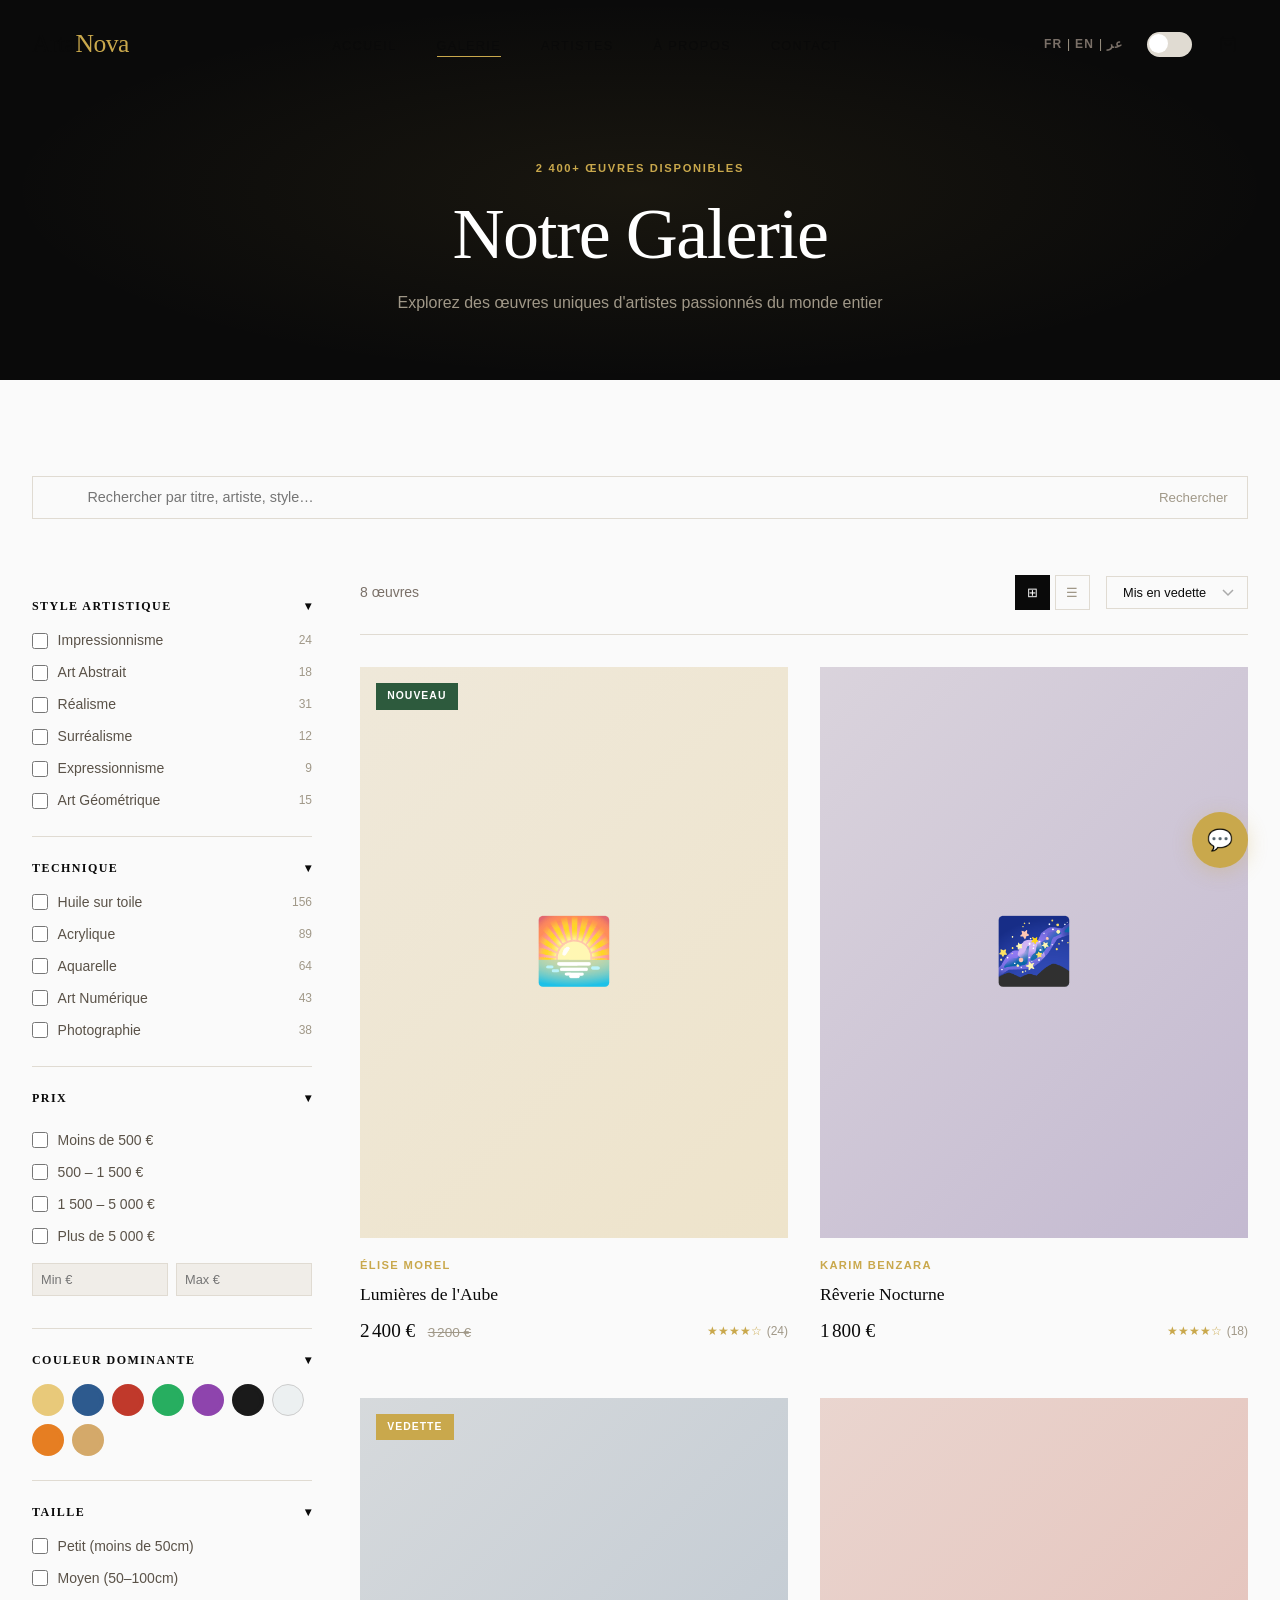
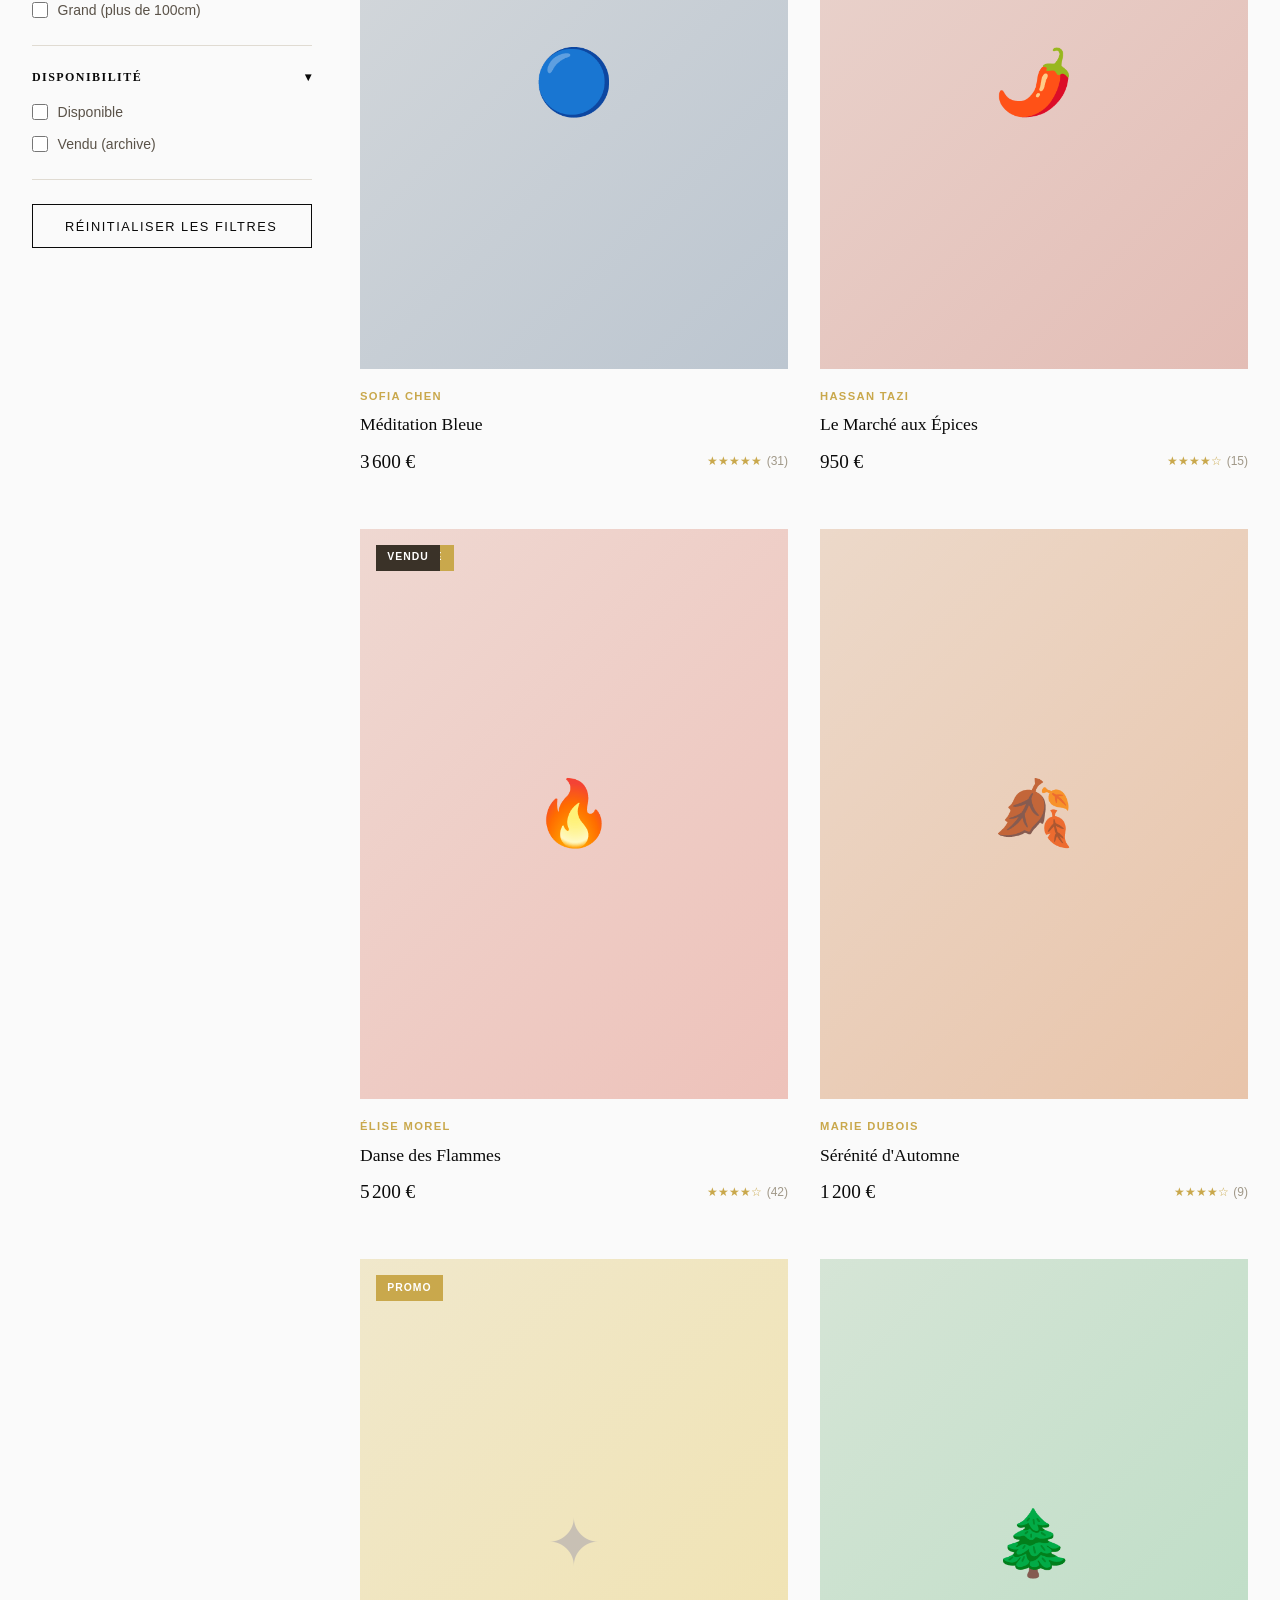
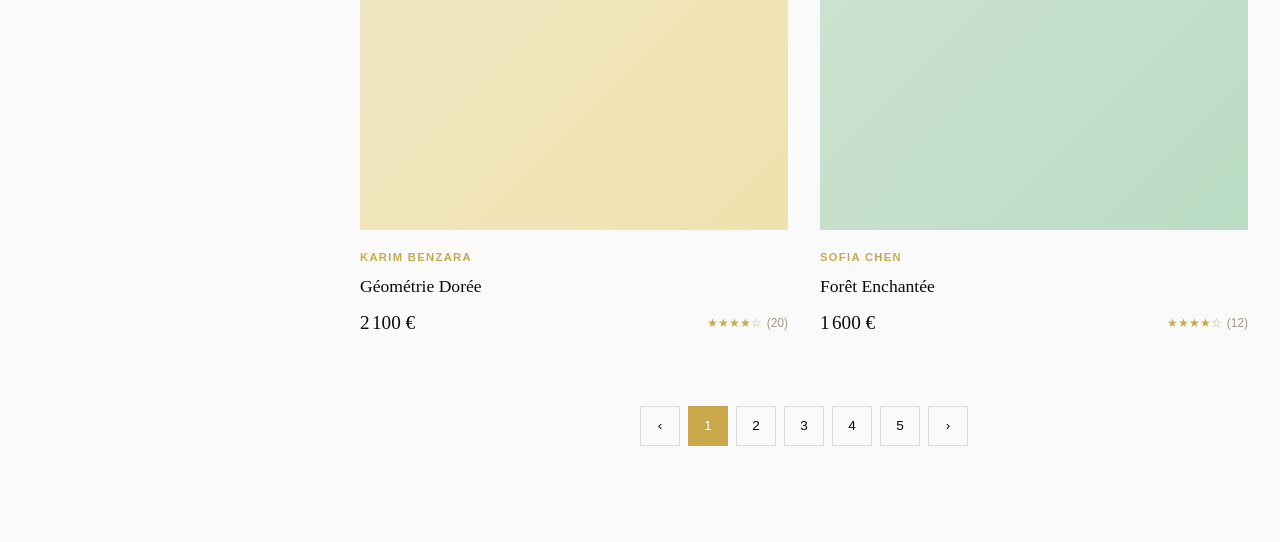
<file: art-gallery/pages/gallery.html>
<!DOCTYPE html>
<html lang="fr">
<head>
  <meta charset="UTF-8" />
  <meta name="viewport" content="width=device-width, initial-scale=1.0" />
  <meta name="description" content="ArtaNova Galerie – Parcourez des centaines d'œuvres d'art originales et de reproductions d'artistes du monde entier." />
  <title>Galerie – ArtaNova</title>
  <link rel="stylesheet" href="../css/main.css" />
</head>
<body>

<!-- NAV -->
<nav class="nav scrolled" id="main-nav">
  <div class="container nav-inner">
    <a href="../index.html" class="nav-logo">Arta<span>Nova</span></a>
    <ul class="nav-links">
      <li><a href="../index.html" data-i18n="nav_home">Accueil</a></li>
      <li><a href="gallery.html" class="active" data-i18n="nav_gallery">Galerie</a></li>
      <li><a href="artists.html" data-i18n="nav_artists">Artistes</a></li>
      <li><a href="#" data-i18n="nav_about">À propos</a></li>
      <li><a href="#" data-i18n="nav_contact">Contact</a></li>
    </ul>
    <div class="nav-actions">
      <div style="display:flex;gap:0.3rem;margin-right:0.5rem;">
        <button class="lang-selector" data-lang="fr">FR</button>
        <span style="color:var(--color-gray-400);font-size:0.75rem">|</span>
        <button class="lang-selector" data-lang="en">EN</button>
        <span style="color:var(--color-gray-400);font-size:0.75rem">|</span>
        <button class="lang-selector" data-lang="ar">عر</button>
      </div>
      <button class="theme-toggle" aria-label="Thème"></button>
      <button class="nav-icon-btn" onclick="openCart()" title="Panier">
        <svg width="18" height="18" viewBox="0 0 24 24" fill="none" stroke="currentColor" stroke-width="1.5"><path d="M6 2 3 6v14a2 2 0 0 0 2 2h14a2 2 0 0 0 2-2V6l-3-4z"/><line x1="3" y1="6" x2="21" y2="6"/><path d="M16 10a4 4 0 0 1-8 0"/></svg>
        <span class="cart-badge cart-count" style="display:none">0</span>
      </button>
      <button class="hamburger" id="hamburger"><span></span><span></span><span></span></button>
    </div>
  </div>
</nav>

<div class="mobile-menu" id="mobile-menu">
  <a href="../index.html">Accueil</a>
  <a href="gallery.html">Galerie</a>
  <a href="artists.html">Artistes</a>
  <button onclick="document.getElementById('mobile-menu').classList.remove('open');document.body.style.overflow=''" style="color:var(--color-gray-400);font-size:2rem;margin-top:2rem;">✕</button>
</div>

<!-- PAGE HEADER -->
<div class="page-header">
  <div class="container">
    <div class="label text-gold" style="margin-bottom:0.8rem;">2 400+ œuvres disponibles</div>
    <h1 class="page-header-title">Notre Galerie</h1>
    <p class="page-header-subtitle">Explorez des œuvres uniques d'artistes passionnés du monde entier</p>
  </div>
</div>

<!-- MAIN CONTENT -->
<main class="section">
  <div class="container">

    <!-- Search bar -->
    <div class="search-bar">
      <svg class="search-btn" width="18" height="18" viewBox="0 0 24 24" fill="none" stroke="currentColor" stroke-width="1.5"><circle cx="11" cy="11" r="8"/><path d="m21 21-4.35-4.35"/></svg>
      <input class="search-input" id="gallery-search" type="text" placeholder="Rechercher par titre, artiste, style…" />
      <button class="search-btn" style="cursor:pointer;" onclick="applyFilters()">Rechercher</button>
    </div>

    <!-- Active filters -->
    <div class="active-filters" id="active-filters"></div>

    <div class="shop-layout">

      <!-- ── SIDEBAR FILTERS ── -->
      <aside class="filters-sidebar">

        <div class="filter-section">
          <h3 class="filter-title">
            Style artistique
            <span class="filter-toggle">▾</span>
          </h3>
          <div class="filter-options">
            <label class="filter-option">
              <input type="checkbox" value="Impressionnisme" />
              Impressionnisme
              <span class="filter-option-count">24</span>
            </label>
            <label class="filter-option">
              <input type="checkbox" value="Abstrait" />
              Art Abstrait
              <span class="filter-option-count">18</span>
            </label>
            <label class="filter-option">
              <input type="checkbox" value="Réalisme" />
              Réalisme
              <span class="filter-option-count">31</span>
            </label>
            <label class="filter-option">
              <input type="checkbox" value="Surréalisme" />
              Surréalisme
              <span class="filter-option-count">12</span>
            </label>
            <label class="filter-option">
              <input type="checkbox" value="Expressionnisme" />
              Expressionnisme
              <span class="filter-option-count">9</span>
            </label>
            <label class="filter-option">
              <input type="checkbox" value="Art Géométrique" />
              Art Géométrique
              <span class="filter-option-count">15</span>
            </label>
          </div>
        </div>

        <div class="filter-section">
          <h3 class="filter-title">
            Technique
            <span class="filter-toggle">▾</span>
          </h3>
          <div class="filter-options">
            <label class="filter-option">
              <input type="checkbox" value="Huile" />
              Huile sur toile
              <span class="filter-option-count">156</span>
            </label>
            <label class="filter-option">
              <input type="checkbox" value="Acrylique" />
              Acrylique
              <span class="filter-option-count">89</span>
            </label>
            <label class="filter-option">
              <input type="checkbox" value="Aquarelle" />
              Aquarelle
              <span class="filter-option-count">64</span>
            </label>
            <label class="filter-option">
              <input type="checkbox" value="Numérique" />
              Art Numérique
              <span class="filter-option-count">43</span>
            </label>
            <label class="filter-option">
              <input type="checkbox" value="Photographie" />
              Photographie
              <span class="filter-option-count">38</span>
            </label>
          </div>
        </div>

        <div class="filter-section">
          <h3 class="filter-title">
            Prix
            <span class="filter-toggle">▾</span>
          </h3>
          <div class="price-range">
            <div class="filter-options">
              <label class="filter-option">
                <input type="checkbox" value="0-500" />
                Moins de 500 €
              </label>
              <label class="filter-option">
                <input type="checkbox" value="500-1500" />
                500 – 1 500 €
              </label>
              <label class="filter-option">
                <input type="checkbox" value="1500-5000" />
                1 500 – 5 000 €
              </label>
              <label class="filter-option">
                <input type="checkbox" value="5000+" />
                Plus de 5 000 €
              </label>
            </div>
            <div class="price-inputs">
              <input class="price-input" type="number" placeholder="Min €" />
              <input class="price-input" type="number" placeholder="Max €" />
            </div>
          </div>
        </div>

        <div class="filter-section">
          <h3 class="filter-title">
            Couleur dominante
            <span class="filter-toggle">▾</span>
          </h3>
          <div class="color-swatches" style="margin-top:0.8rem;">
            <div class="color-swatch" style="background:#E8C97A;" title="Or"></div>
            <div class="color-swatch" style="background:#2D5A8E;" title="Bleu"></div>
            <div class="color-swatch" style="background:#C0392B;" title="Rouge"></div>
            <div class="color-swatch" style="background:#27AE60;" title="Vert"></div>
            <div class="color-swatch" style="background:#8E44AD;" title="Violet"></div>
            <div class="color-swatch" style="background:#1A1A1A;" title="Noir"></div>
            <div class="color-swatch" style="background:#ECF0F1;border:1px solid #ccc;" title="Blanc"></div>
            <div class="color-swatch" style="background:#E67E22;" title="Orange"></div>
            <div class="color-swatch" style="background:#D4A96A;" title="Beige"></div>
          </div>
        </div>

        <div class="filter-section">
          <h3 class="filter-title">
            Taille
            <span class="filter-toggle">▾</span>
          </h3>
          <div class="filter-options">
            <label class="filter-option">
              <input type="checkbox" value="petit" />
              Petit (moins de 50cm)
            </label>
            <label class="filter-option">
              <input type="checkbox" value="moyen" />
              Moyen (50–100cm)
            </label>
            <label class="filter-option">
              <input type="checkbox" value="grand" />
              Grand (plus de 100cm)
            </label>
          </div>
        </div>

        <div class="filter-section">
          <h3 class="filter-title">
            Disponibilité
            <span class="filter-toggle">▾</span>
          </h3>
          <div class="filter-options">
            <label class="filter-option">
              <input type="checkbox" value="disponible" />
              Disponible
            </label>
            <label class="filter-option">
              <input type="checkbox" value="vendu" />
              Vendu (archive)
            </label>
          </div>
        </div>

        <button class="btn btn-outline w-full" style="margin-top:1.5rem;" onclick="resetFilters()">Réinitialiser les filtres</button>
      </aside>

      <!-- ── ARTWORKS GRID ── -->
      <div>
        <div class="shop-header">
          <div class="results-count" id="results-count">8 œuvres</div>
          <div style="display:flex;align-items:center;gap:1rem;">
            <div class="view-toggle">
              <button class="view-btn active" title="Grille" onclick="setView('grid', this)">⊞</button>
              <button class="view-btn" title="Liste" onclick="setView('list', this)">☰</button>
            </div>
            <select class="sort-select" id="sort-select">
              <option value="featured">Mis en vedette</option>
              <option value="newest">Plus récents</option>
              <option value="price-asc">Prix croissant</option>
              <option value="price-desc">Prix décroissant</option>
              <option value="rating">Mieux notés</option>
            </select>
          </div>
        </div>

        <div class="artwork-grid" id="artwork-grid">
          <!-- Rendered by JS -->
        </div>

        <!-- Pagination -->
        <div class="pagination">
          <button class="page-btn">‹</button>
          <button class="page-btn active">1</button>
          <button class="page-btn">2</button>
          <button class="page-btn">3</button>
          <button class="page-btn">4</button>
          <button class="page-btn">5</button>
          <button class="page-btn">›</button>
        </div>
      </div>
    </div>
  </div>
</main>

<!-- CART -->
<div class="cart-overlay" onclick="closeCart()"></div>
<aside class="cart-sidebar" id="cart-sidebar">
  <div class="cart-header">
    <h2 class="cart-title">Mon Panier</h2>
    <button class="cart-close" onclick="closeCart()">✕</button>
  </div>
  <div class="cart-items" id="cart-items-list"></div>
  <div class="cart-footer">
    <div class="cart-subtotal">
      <span>Total</span>
      <span id="cart-total">0 €</span>
    </div>
    <button class="cart-checkout-btn" onclick="location.href='checkout.html'">Passer la commande</button>
  </div>
</aside>

<!-- QUICK VIEW MODAL -->
<div class="modal-overlay" id="quick-view-overlay" onclick="if(event.target===this)closeModal()">
  <div class="modal" id="quick-view-modal">
    <button class="modal-close" onclick="closeModal()">✕</button>
    <div class="modal-body">
      <div class="modal-image">🎨</div>
      <div class="modal-info">
        <div class="modal-artwork-artist" style="font-size:0.75rem;color:var(--color-gold);letter-spacing:0.1em;text-transform:uppercase;margin-bottom:0.5rem;"></div>
        <h3 class="modal-artwork-title" style="font-family:var(--font-serif);font-size:1.8rem;margin-bottom:1rem;"></h3>
        <div class="modal-artwork-price" style="font-family:var(--font-serif);font-size:2rem;margin-bottom:1.5rem;"></div>
        <div style="display:grid;grid-template-columns:1fr 1fr;gap:0.8rem;margin-bottom:1.5rem;">
          <div style="padding:0.8rem;background:var(--color-gray-100);">
            <div class="label" style="font-size:0.65rem;color:var(--color-gray-400);margin-bottom:0.3rem;">Technique</div>
            <div class="modal-artwork-technique"></div>
          </div>
          <div style="padding:0.8rem;background:var(--color-gray-100);">
            <div class="label" style="font-size:0.65rem;color:var(--color-gray-400);margin-bottom:0.3rem;">Dimensions</div>
            <div class="modal-artwork-size"></div>
          </div>
        </div>
        <div style="display:flex;gap:0.8rem;">
          <button class="modal-cart-btn btn-cart" style="flex:1;">Ajouter au panier</button>
          <a href="product.html" class="btn btn-outline" style="flex:1;justify-content:center;">Voir détails</a>
        </div>
      </div>
    </div>
  </div>
</div>

<!-- CHAT -->
<div class="chat-widget">
  <div class="chat-box" id="chat-box">
    <div class="chat-box-header">
      <div class="chat-status-dot"></div>
      <div><div style="font-weight:600;font-size:0.9rem;">Support ArtaNova</div></div>
    </div>
    <div class="chat-messages" id="chat-messages">
      <div class="chat-msg bot">Besoin d'aide pour trouver une œuvre ? Je suis là ! 🎨</div>
    </div>
    <div class="chat-input-area">
      <input class="chat-input" id="chat-input" type="text" placeholder="Votre message…" />
      <button class="chat-send" id="chat-send">→</button>
    </div>
  </div>
  <button class="chat-toggle" id="chat-toggle">💬</button>
</div>

<div class="toast-container"></div>

<script src="../js/app.js"></script>
<script>
  document.addEventListener('DOMContentLoaded', () => {
    const grid = document.getElementById('artwork-grid');
    if (grid) {
      grid.innerHTML = artworks.map(a => renderArtworkCard(a)).join('');
      document.getElementById('results-count').textContent = artworks.length + ' œuvres';
      initWishlistButtons();
    }
  });

  function setView(type, btn) {
    document.querySelectorAll('.view-btn').forEach(b => b.classList.remove('active'));
    btn.classList.add('active');
    const grid = document.getElementById('artwork-grid');
    if (type === 'list') {
      grid.style.gridTemplateColumns = '1fr';
    } else {
      grid.style.gridTemplateColumns = '';
    }
  }

  function resetFilters() {
    document.querySelectorAll('.filter-option input').forEach(cb => cb.checked = false);
    document.getElementById('gallery-search').value = '';
    document.getElementById('sort-select').value = 'featured';
    applyFilters();
  }

  // Pagination buttons
  document.querySelectorAll('.page-btn').forEach(btn => {
    btn.addEventListener('click', () => {
      document.querySelectorAll('.page-btn').forEach(b => b.classList.remove('active'));
      btn.classList.add('active');
    });
  });
</script>
</body>
</html>
</file>
<file: art-gallery/css/main.css>
/* ============================================
   ARTANOVA - Premium Art Gallery
   Global Styles
   ============================================ */

:root {
  --color-black: #0a0a0a;
  --color-white: #fafafa;
  --color-cream: #f5f0e8;
  --color-gold: #c9a84c;
  --color-gold-light: #e8c97a;
  --color-gold-dark: #a07830;
  --color-gray-100: #f0ede8;
  --color-gray-200: #e0dbd2;
  --color-gray-300: #c8c0b4;
  --color-gray-400: #a09888;
  --color-gray-500: #7a7068;
  --color-gray-600: #5a5248;
  --color-gray-700: #3a3228;
  --color-gray-800: #1e1a14;
  --font-serif: 'Georgia', 'Times New Roman', serif;
  --font-sans: 'Helvetica Neue', Arial, sans-serif;
  --transition: 0.35s cubic-bezier(0.25, 0.46, 0.45, 0.94);
  --shadow-sm: 0 2px 8px rgba(0,0,0,0.08);
  --shadow-md: 0 8px 30px rgba(0,0,0,0.12);
  --shadow-lg: 0 20px 60px rgba(0,0,0,0.2);
  --shadow-gold: 0 4px 20px rgba(201,168,76,0.3);
}

[data-theme="dark"] {
  --color-black: #fafafa;
  --color-white: #0a0a0a;
  --color-cream: #1a1610;
  --color-gray-100: #1e1a14;
  --color-gray-200: #2a2520;
  --color-gray-300: #3a3530;
  --color-gray-400: #6a6560;
  --color-gray-500: #8a8580;
  --color-gray-600: #b0aba6;
  --color-gray-700: #d0cbc6;
  --color-gray-800: #eae5e0;
}

*, *::before, *::after {
  box-sizing: border-box;
  margin: 0;
  padding: 0;
}

html {
  scroll-behavior: smooth;
  font-size: 16px;
}

body {
  font-family: var(--font-sans);
  background-color: var(--color-white);
  color: var(--color-black);
  line-height: 1.6;
  overflow-x: hidden;
  transition: background-color var(--transition), color var(--transition);
}

img { max-width: 100%; height: auto; display: block; }
a { text-decoration: none; color: inherit; }
button { cursor: pointer; border: none; background: none; font-family: inherit; }
input, select, textarea { font-family: inherit; }

/* ============================================
   TYPOGRAPHY
   ============================================ */

h1, h2, h3, h4, h5, h6 {
  font-family: var(--font-serif);
  font-weight: 400;
  line-height: 1.2;
  letter-spacing: -0.02em;
}

.display-xl { font-size: clamp(3rem, 8vw, 7rem); letter-spacing: -0.04em; }
.display-lg { font-size: clamp(2.5rem, 6vw, 5rem); letter-spacing: -0.03em; }
.display-md { font-size: clamp(2rem, 4vw, 3.5rem); }
.display-sm { font-size: clamp(1.5rem, 3vw, 2.5rem); }

.text-gold { color: var(--color-gold); }
.text-cream { color: var(--color-cream); }
.text-gray { color: var(--color-gray-500); }

.label {
  font-family: var(--font-sans);
  font-size: 0.7rem;
  font-weight: 600;
  letter-spacing: 0.15em;
  text-transform: uppercase;
}

/* ============================================
   LAYOUT
   ============================================ */

.container {
  max-width: 1400px;
  margin: 0 auto;
  padding: 0 2rem;
}

.container-sm {
  max-width: 900px;
  margin: 0 auto;
  padding: 0 2rem;
}

.section {
  padding: 6rem 0;
}

.section-sm {
  padding: 4rem 0;
}

.grid-2 { display: grid; grid-template-columns: 1fr 1fr; gap: 2rem; }
.grid-3 { display: grid; grid-template-columns: repeat(3, 1fr); gap: 2rem; }
.grid-4 { display: grid; grid-template-columns: repeat(4, 1fr); gap: 2rem; }

.flex { display: flex; }
.flex-center { display: flex; align-items: center; justify-content: center; }
.flex-between { display: flex; align-items: center; justify-content: space-between; }

/* ============================================
   BUTTONS
   ============================================ */

.btn {
  display: inline-flex;
  align-items: center;
  gap: 0.5rem;
  padding: 0.85rem 2rem;
  font-family: var(--font-sans);
  font-size: 0.8rem;
  font-weight: 500;
  letter-spacing: 0.12em;
  text-transform: uppercase;
  transition: all var(--transition);
  position: relative;
  overflow: hidden;
}

.btn-primary {
  background: var(--color-gold);
  color: var(--color-white);
}

.btn-primary:hover {
  background: var(--color-gold-dark);
  transform: translateY(-2px);
  box-shadow: var(--shadow-gold);
}

.btn-outline {
  border: 1px solid var(--color-black);
  color: var(--color-black);
  background: transparent;
}

.btn-outline:hover {
  background: var(--color-black);
  color: var(--color-white);
  transform: translateY(-2px);
}

.btn-ghost {
  color: var(--color-gold);
  padding-left: 0;
  padding-right: 0;
  border-bottom: 1px solid transparent;
}

.btn-ghost:hover {
  border-bottom-color: var(--color-gold);
}

.btn-icon {
  width: 3rem;
  height: 3rem;
  padding: 0;
  display: flex;
  align-items: center;
  justify-content: center;
  border-radius: 50%;
}

/* ============================================
   NAVIGATION
   ============================================ */

.nav {
  position: fixed;
  top: 0;
  left: 0;
  right: 0;
  z-index: 1000;
  padding: 1.5rem 0;
  transition: all var(--transition);
}

.nav.scrolled {
  background: rgba(250,250,250,0.96);
  backdrop-filter: blur(20px);
  -webkit-backdrop-filter: blur(20px);
  padding: 1rem 0;
  box-shadow: 0 1px 0 rgba(0,0,0,0.08);
}

[data-theme="dark"] .nav.scrolled {
  background: rgba(10,10,10,0.96);
}

.nav-inner {
  display: flex;
  align-items: center;
  justify-content: space-between;
}

.nav-logo {
  font-family: var(--font-serif);
  font-size: 1.6rem;
  letter-spacing: -0.02em;
  color: var(--color-black);
}

.nav-logo span {
  color: var(--color-gold);
}

.nav-links {
  display: flex;
  align-items: center;
  gap: 2.5rem;
  list-style: none;
}

.nav-links a {
  font-size: 0.8rem;
  font-weight: 500;
  letter-spacing: 0.1em;
  text-transform: uppercase;
  color: var(--color-black);
  position: relative;
  padding-bottom: 2px;
  transition: color var(--transition);
}

.nav-links a::after {
  content: '';
  position: absolute;
  bottom: -2px;
  left: 0;
  width: 0;
  height: 1px;
  background: var(--color-gold);
  transition: width var(--transition);
}

.nav-links a:hover::after,
.nav-links a.active::after {
  width: 100%;
}

.nav-links a:hover { color: var(--color-gold); }

.nav-actions {
  display: flex;
  align-items: center;
  gap: 1rem;
}

.nav-icon-btn {
  width: 2.5rem;
  height: 2.5rem;
  display: flex;
  align-items: center;
  justify-content: center;
  border-radius: 50%;
  color: var(--color-black);
  transition: all var(--transition);
  position: relative;
}

.nav-icon-btn:hover {
  background: var(--color-gray-100);
  color: var(--color-gold);
}

.cart-badge {
  position: absolute;
  top: 0;
  right: 0;
  width: 1.1rem;
  height: 1.1rem;
  background: var(--color-gold);
  color: white;
  font-size: 0.6rem;
  font-weight: 700;
  border-radius: 50%;
  display: flex;
  align-items: center;
  justify-content: center;
}

.lang-selector {
  font-size: 0.75rem;
  font-weight: 600;
  letter-spacing: 0.1em;
  color: var(--color-gray-500);
  cursor: pointer;
  transition: color var(--transition);
  background: none;
  border: none;
}

.lang-selector:hover { color: var(--color-gold); }

.hamburger {
  display: none;
  flex-direction: column;
  gap: 5px;
  padding: 4px;
}

.hamburger span {
  display: block;
  width: 24px;
  height: 1.5px;
  background: var(--color-black);
  transition: all var(--transition);
}

.mobile-menu {
  display: none;
  position: fixed;
  top: 0;
  left: 0;
  right: 0;
  bottom: 0;
  background: var(--color-white);
  z-index: 999;
  flex-direction: column;
  align-items: center;
  justify-content: center;
  gap: 2rem;
  opacity: 0;
  pointer-events: none;
  transition: opacity var(--transition);
}

.mobile-menu.open {
  opacity: 1;
  pointer-events: all;
  display: flex;
}

.mobile-menu a {
  font-family: var(--font-serif);
  font-size: 2rem;
  color: var(--color-black);
  transition: color var(--transition);
}

.mobile-menu a:hover { color: var(--color-gold); }

/* ============================================
   HERO
   ============================================ */

.hero {
  min-height: 100vh;
  position: relative;
  display: flex;
  align-items: flex-end;
  overflow: hidden;
}

.hero-slides {
  position: absolute;
  inset: 0;
}

.hero-slide {
  position: absolute;
  inset: 0;
  opacity: 0;
  transition: opacity 1.2s ease;
  background-size: cover;
  background-position: center;
}

.hero-slide.active { opacity: 1; }

.hero-slide-1 {
  background: linear-gradient(135deg, #1a0e05 0%, #2d1810 30%, #4a2c15 60%, #3d2010 100%);
}

.hero-slide-2 {
  background: linear-gradient(135deg, #0a0a15 0%, #1a1a30 30%, #2a2545 60%, #1e1a35 100%);
}

.hero-slide-3 {
  background: linear-gradient(135deg, #051a0e 0%, #102d18 30%, #154a2c 60%, #0e3d20 100%);
}

.hero-art {
  position: absolute;
  inset: 0;
  display: grid;
  grid-template-columns: 1fr 1fr 1fr;
  gap: 0;
  opacity: 0.4;
}

.hero-art-panel {
  background-size: cover;
  background-position: center;
  clip-path: polygon(0 0, 100% 0, 85% 100%, 0 100%);
}

.hero-art-panel:nth-child(2) {
  clip-path: polygon(15% 0, 100% 0, 100% 100%, 0 100%);
}

.hero-overlay {
  position: absolute;
  inset: 0;
  background: linear-gradient(
    to top,
    rgba(0,0,0,0.9) 0%,
    rgba(0,0,0,0.4) 50%,
    rgba(0,0,0,0.1) 100%
  );
}

.hero-content {
  position: relative;
  z-index: 2;
  padding: 8rem 0 6rem;
  width: 100%;
}

.hero-eyebrow {
  display: flex;
  align-items: center;
  gap: 1rem;
  margin-bottom: 1.5rem;
}

.hero-eyebrow-line {
  width: 3rem;
  height: 1px;
  background: var(--color-gold);
}

.hero-title {
  font-size: clamp(3.5rem, 9vw, 8rem);
  color: var(--color-white);
  line-height: 1;
  letter-spacing: -0.04em;
  margin-bottom: 1.5rem;
  max-width: 16ch;
}

.hero-title em {
  font-style: italic;
  color: var(--color-gold);
}

.hero-subtitle {
  color: var(--color-gray-300);
  font-size: 1.1rem;
  max-width: 40ch;
  margin-bottom: 2.5rem;
  line-height: 1.7;
}

.hero-actions {
  display: flex;
  gap: 1rem;
  flex-wrap: wrap;
}

.hero-stats {
  position: absolute;
  right: 2rem;
  bottom: 6rem;
  display: flex;
  flex-direction: column;
  gap: 2rem;
  z-index: 2;
}

.hero-stat {
  text-align: right;
  color: var(--color-white);
}

.hero-stat-number {
  font-family: var(--font-serif);
  font-size: 2.5rem;
  line-height: 1;
  color: var(--color-gold);
}

.hero-stat-label {
  font-size: 0.7rem;
  letter-spacing: 0.15em;
  text-transform: uppercase;
  color: var(--color-gray-400);
}

.hero-scroll {
  position: absolute;
  bottom: 2rem;
  left: 50%;
  transform: translateX(-50%);
  z-index: 2;
  display: flex;
  flex-direction: column;
  align-items: center;
  gap: 0.5rem;
  color: var(--color-white);
  font-size: 0.7rem;
  letter-spacing: 0.15em;
  text-transform: uppercase;
  animation: bounce 2s infinite;
}

.hero-scroll-line {
  width: 1px;
  height: 3rem;
  background: linear-gradient(to bottom, var(--color-gold), transparent);
}

.hero-dots {
  position: absolute;
  bottom: 2rem;
  right: 2rem;
  display: flex;
  gap: 0.5rem;
  z-index: 2;
}

.hero-dot {
  width: 0.5rem;
  height: 0.5rem;
  border-radius: 50%;
  background: rgba(255,255,255,0.3);
  cursor: pointer;
  transition: all var(--transition);
}

.hero-dot.active {
  background: var(--color-gold);
  transform: scale(1.3);
}

@keyframes bounce {
  0%, 100% { transform: translateX(-50%) translateY(0); }
  50% { transform: translateX(-50%) translateY(8px); }
}

/* ============================================
   SECTION HEADERS
   ============================================ */

.section-header {
  margin-bottom: 4rem;
}

.section-header.centered {
  text-align: center;
}

.section-eyebrow {
  display: flex;
  align-items: center;
  gap: 1rem;
  margin-bottom: 1rem;
}

.section-eyebrow.centered {
  justify-content: center;
}

.section-eyebrow-line {
  width: 2rem;
  height: 1px;
  background: var(--color-gold);
}

.section-title {
  font-size: clamp(2rem, 4vw, 3rem);
  color: var(--color-black);
  margin-bottom: 1rem;
}

.section-subtitle {
  color: var(--color-gray-500);
  font-size: 1rem;
  max-width: 50ch;
  line-height: 1.7;
}

.section-header.centered .section-subtitle {
  margin: 0 auto;
}

/* ============================================
   ARTWORK CARDS
   ============================================ */

.artwork-grid {
  display: grid;
  grid-template-columns: repeat(auto-fill, minmax(280px, 1fr));
  gap: 2rem;
}

.artwork-card {
  position: relative;
  cursor: pointer;
  group: true;
}

.artwork-card-image {
  position: relative;
  overflow: hidden;
  aspect-ratio: 3/4;
  background: var(--color-gray-100);
}

.artwork-card-image img,
.artwork-card-image .artwork-placeholder {
  width: 100%;
  height: 100%;
  object-fit: cover;
  transition: transform 0.8s cubic-bezier(0.25, 0.46, 0.45, 0.94);
}

.artwork-card:hover .artwork-card-image img,
.artwork-card:hover .artwork-placeholder {
  transform: scale(1.06);
}

.artwork-placeholder {
  display: flex;
  align-items: center;
  justify-content: center;
  font-family: var(--font-serif);
  font-size: 4rem;
  color: var(--color-gray-300);
  transition: transform 0.8s cubic-bezier(0.25, 0.46, 0.45, 0.94);
}

.artwork-card-overlay {
  position: absolute;
  inset: 0;
  background: linear-gradient(to top, rgba(0,0,0,0.8) 0%, transparent 60%);
  opacity: 0;
  transition: opacity var(--transition);
}

.artwork-card:hover .artwork-card-overlay { opacity: 1; }

.artwork-card-actions {
  position: absolute;
  bottom: 1.5rem;
  left: 1.5rem;
  right: 1.5rem;
  display: flex;
  gap: 0.5rem;
  transform: translateY(1rem);
  opacity: 0;
  transition: all var(--transition);
}

.artwork-card:hover .artwork-card-actions {
  transform: translateY(0);
  opacity: 1;
}

.artwork-card-btn {
  flex: 1;
  padding: 0.6rem 1rem;
  font-size: 0.7rem;
  font-weight: 600;
  letter-spacing: 0.1em;
  text-transform: uppercase;
  background: var(--color-gold);
  color: white;
  border: none;
  cursor: pointer;
  transition: background var(--transition);
}

.artwork-card-btn:hover { background: var(--color-gold-dark); }

.artwork-card-btn-icon {
  width: 2.5rem;
  background: rgba(255,255,255,0.15);
  backdrop-filter: blur(10px);
  border: 1px solid rgba(255,255,255,0.2);
  display: flex;
  align-items: center;
  justify-content: center;
  color: white;
  cursor: pointer;
  transition: background var(--transition);
  flex: none;
}

.artwork-card-btn-icon:hover { background: rgba(255,255,255,0.25); }

.artwork-card-badge {
  position: absolute;
  top: 1rem;
  left: 1rem;
  padding: 0.3rem 0.7rem;
  font-size: 0.65rem;
  font-weight: 700;
  letter-spacing: 0.1em;
  text-transform: uppercase;
  background: var(--color-gold);
  color: white;
}

.artwork-card-badge.sold {
  background: var(--color-gray-700);
}

.artwork-card-badge.new {
  background: #2d5a3d;
}

.artwork-wishlist {
  position: absolute;
  top: 1rem;
  right: 1rem;
  width: 2.2rem;
  height: 2.2rem;
  background: rgba(255,255,255,0.9);
  border-radius: 50%;
  display: flex;
  align-items: center;
  justify-content: center;
  cursor: pointer;
  transition: all var(--transition);
  opacity: 0;
}

.artwork-card:hover .artwork-wishlist {
  opacity: 1;
}

.artwork-wishlist:hover,
.artwork-wishlist.active {
  background: var(--color-gold);
  color: white;
}

.artwork-card-info {
  padding: 1.2rem 0;
}

.artwork-artist-name {
  font-size: 0.7rem;
  font-weight: 600;
  letter-spacing: 0.12em;
  text-transform: uppercase;
  color: var(--color-gold);
  margin-bottom: 0.3rem;
}

.artwork-title {
  font-family: var(--font-serif);
  font-size: 1.1rem;
  color: var(--color-black);
  margin-bottom: 0.5rem;
}

.artwork-price-row {
  display: flex;
  align-items: center;
  justify-content: space-between;
}

.artwork-price {
  font-family: var(--font-serif);
  font-size: 1.2rem;
  color: var(--color-black);
}

.artwork-price-original {
  font-size: 0.85rem;
  color: var(--color-gray-400);
  text-decoration: line-through;
  margin-left: 0.5rem;
}

.artwork-rating {
  display: flex;
  align-items: center;
  gap: 0.3rem;
  font-size: 0.75rem;
  color: var(--color-gray-400);
}

.stars { color: var(--color-gold); }

/* ============================================
   FEATURED SECTION
   ============================================ */

.featured-grid {
  display: grid;
  grid-template-columns: 1.5fr 1fr 1fr;
  grid-template-rows: auto auto;
  gap: 1.5rem;
}

.featured-main {
  grid-row: span 2;
  position: relative;
  overflow: hidden;
  aspect-ratio: 2/3;
  background: var(--color-gray-100);
  cursor: pointer;
}

.featured-main .artwork-placeholder {
  height: 100%;
  background: linear-gradient(135deg, #2d1810, #4a2c15);
  font-size: 8rem;
}

.featured-sm {
  position: relative;
  overflow: hidden;
  aspect-ratio: 4/3;
  background: var(--color-gray-100);
  cursor: pointer;
}

.featured-sm .artwork-placeholder {
  height: 100%;
}

.featured-info {
  position: absolute;
  bottom: 0;
  left: 0;
  right: 0;
  padding: 1.5rem;
  background: linear-gradient(to top, rgba(0,0,0,0.8), transparent);
  color: white;
  transform: translateY(100%);
  transition: transform var(--transition);
}

.featured-main:hover .featured-info,
.featured-sm:hover .featured-info {
  transform: translateY(0);
}

/* ============================================
   CATEGORIES
   ============================================ */

.categories-scroll {
  display: flex;
  gap: 1rem;
  overflow-x: auto;
  padding-bottom: 1rem;
  scrollbar-width: none;
}

.categories-scroll::-webkit-scrollbar { display: none; }

.category-chip {
  display: flex;
  flex-direction: column;
  align-items: center;
  gap: 0.8rem;
  padding: 1.5rem 2rem;
  background: var(--color-gray-100);
  cursor: pointer;
  transition: all var(--transition);
  white-space: nowrap;
  min-width: 120px;
  border: 1px solid transparent;
}

.category-chip:hover,
.category-chip.active {
  background: var(--color-black);
  color: var(--color-white);
  border-color: var(--color-black);
}

.category-chip.active .category-icon {
  color: var(--color-gold);
}

.category-icon {
  font-size: 2rem;
  line-height: 1;
}

.category-name {
  font-size: 0.7rem;
  font-weight: 600;
  letter-spacing: 0.1em;
  text-transform: uppercase;
}

/* ============================================
   ARTISTS SECTION
   ============================================ */

.artists-grid {
  display: grid;
  grid-template-columns: repeat(auto-fill, minmax(200px, 1fr));
  gap: 2rem;
}

.artist-card {
  text-align: center;
  cursor: pointer;
}

.artist-avatar {
  width: 8rem;
  height: 8rem;
  border-radius: 50%;
  margin: 0 auto 1rem;
  overflow: hidden;
  background: var(--color-gray-100);
  position: relative;
  border: 2px solid transparent;
  transition: border-color var(--transition);
}

.artist-card:hover .artist-avatar {
  border-color: var(--color-gold);
}

.artist-avatar-placeholder {
  width: 100%;
  height: 100%;
  display: flex;
  align-items: center;
  justify-content: center;
  font-size: 3rem;
  background: linear-gradient(135deg, var(--color-gray-200), var(--color-gray-300));
}

.artist-name {
  font-family: var(--font-serif);
  font-size: 1.1rem;
  color: var(--color-black);
  margin-bottom: 0.3rem;
}

.artist-specialty {
  font-size: 0.7rem;
  color: var(--color-gold);
  letter-spacing: 0.1em;
  text-transform: uppercase;
  margin-bottom: 0.5rem;
}

.artist-works-count {
  font-size: 0.8rem;
  color: var(--color-gray-500);
}

.follow-btn {
  margin-top: 0.8rem;
  padding: 0.4rem 1.2rem;
  font-size: 0.7rem;
  font-weight: 600;
  letter-spacing: 0.1em;
  text-transform: uppercase;
  border: 1px solid var(--color-gray-300);
  color: var(--color-gray-600);
  background: transparent;
  cursor: pointer;
  transition: all var(--transition);
}

.follow-btn:hover {
  border-color: var(--color-gold);
  color: var(--color-gold);
}

/* ============================================
   TESTIMONIALS
   ============================================ */

.testimonials-track {
  display: grid;
  grid-template-columns: repeat(3, 1fr);
  gap: 2rem;
}

.testimonial-card {
  padding: 2.5rem;
  background: var(--color-gray-100);
  position: relative;
}

.testimonial-card::before {
  content: '"';
  position: absolute;
  top: 1rem;
  left: 2rem;
  font-family: var(--font-serif);
  font-size: 6rem;
  color: var(--color-gold);
  opacity: 0.2;
  line-height: 1;
}

.testimonial-text {
  font-family: var(--font-serif);
  font-size: 1rem;
  line-height: 1.8;
  color: var(--color-gray-600);
  margin-bottom: 1.5rem;
  font-style: italic;
}

.testimonial-author {
  display: flex;
  align-items: center;
  gap: 1rem;
}

.testimonial-avatar {
  width: 3rem;
  height: 3rem;
  border-radius: 50%;
  background: var(--color-gray-200);
  display: flex;
  align-items: center;
  justify-content: center;
  font-size: 1.3rem;
}

.testimonial-name {
  font-weight: 600;
  font-size: 0.9rem;
  color: var(--color-black);
}

.testimonial-location {
  font-size: 0.75rem;
  color: var(--color-gray-400);
}

/* ============================================
   NEWSLETTER
   ============================================ */

.newsletter {
  background: var(--color-black);
  color: var(--color-white);
  padding: 6rem 0;
  text-align: center;
}

.newsletter-title {
  font-size: clamp(2rem, 4vw, 3rem);
  color: var(--color-white);
  margin-bottom: 1rem;
}

.newsletter-subtitle {
  color: var(--color-gray-400);
  margin-bottom: 2.5rem;
}

.newsletter-form {
  display: flex;
  max-width: 500px;
  margin: 0 auto;
  gap: 0;
}

.newsletter-input {
  flex: 1;
  padding: 1rem 1.5rem;
  background: rgba(255,255,255,0.08);
  border: 1px solid rgba(255,255,255,0.15);
  border-right: none;
  color: var(--color-white);
  font-size: 0.9rem;
  outline: none;
  transition: border-color var(--transition);
}

.newsletter-input::placeholder { color: var(--color-gray-500); }
.newsletter-input:focus { border-color: var(--color-gold); }

.newsletter-submit {
  padding: 1rem 2rem;
  background: var(--color-gold);
  color: white;
  font-size: 0.8rem;
  font-weight: 600;
  letter-spacing: 0.1em;
  text-transform: uppercase;
  border: none;
  cursor: pointer;
  transition: background var(--transition);
}

.newsletter-submit:hover { background: var(--color-gold-dark); }

/* ============================================
   SHOP / GALLERY PAGE
   ============================================ */

.shop-layout {
  display: grid;
  grid-template-columns: 280px 1fr;
  gap: 3rem;
  align-items: start;
}

.filters-sidebar {
  position: sticky;
  top: 5rem;
}

.filter-section {
  padding: 1.5rem 0;
  border-bottom: 1px solid var(--color-gray-200);
}

.filter-title {
  font-size: 0.75rem;
  font-weight: 700;
  letter-spacing: 0.12em;
  text-transform: uppercase;
  color: var(--color-black);
  margin-bottom: 1rem;
  display: flex;
  align-items: center;
  justify-content: space-between;
  cursor: pointer;
}

.filter-toggle { transition: transform var(--transition); }
.filter-toggle.open { transform: rotate(180deg); }

.filter-options {
  display: flex;
  flex-direction: column;
  gap: 0.6rem;
}

.filter-option {
  display: flex;
  align-items: center;
  gap: 0.6rem;
  cursor: pointer;
  font-size: 0.875rem;
  color: var(--color-gray-600);
  transition: color var(--transition);
}

.filter-option:hover { color: var(--color-black); }

.filter-option input[type="checkbox"] {
  width: 1rem;
  height: 1rem;
  accent-color: var(--color-gold);
}

.filter-option-count {
  margin-left: auto;
  font-size: 0.75rem;
  color: var(--color-gray-400);
}

.price-range {
  padding: 0.5rem 0;
}

.price-inputs {
  display: grid;
  grid-template-columns: 1fr 1fr;
  gap: 0.5rem;
  margin-top: 1rem;
}

.price-input {
  padding: 0.5rem;
  border: 1px solid var(--color-gray-200);
  background: var(--color-gray-100);
  font-size: 0.8rem;
  color: var(--color-black);
  width: 100%;
  outline: none;
}

.price-input:focus { border-color: var(--color-gold); }

.color-swatches {
  display: flex;
  flex-wrap: wrap;
  gap: 0.5rem;
}

.color-swatch {
  width: 2rem;
  height: 2rem;
  border-radius: 50%;
  cursor: pointer;
  position: relative;
  border: 2px solid transparent;
  transition: border-color var(--transition);
}

.color-swatch.active,
.color-swatch:hover {
  border-color: var(--color-gold);
}

.color-swatch::after {
  content: '';
  position: absolute;
  inset: 2px;
  border-radius: 50%;
  background: inherit;
}

.shop-header {
  display: flex;
  align-items: center;
  justify-content: space-between;
  margin-bottom: 2rem;
  padding-bottom: 1.5rem;
  border-bottom: 1px solid var(--color-gray-200);
}

.results-count {
  font-size: 0.875rem;
  color: var(--color-gray-500);
}

.sort-select {
  padding: 0.5rem 1rem;
  border: 1px solid var(--color-gray-200);
  background: var(--color-white);
  font-size: 0.8rem;
  color: var(--color-black);
  cursor: pointer;
  outline: none;
  appearance: none;
  padding-right: 2rem;
  background-image: url("data:image/svg+xml,%3Csvg xmlns='http://www.w3.org/2000/svg' width='12' height='8' viewBox='0 0 12 8'%3E%3Cpath d='M1 1l5 5 5-5' stroke='%23aaa' stroke-width='1.5' fill='none'/%3E%3C/svg%3E");
  background-repeat: no-repeat;
  background-position: right 0.8rem center;
}

.view-toggle {
  display: flex;
  gap: 0.3rem;
}

.view-btn {
  width: 2.2rem;
  height: 2.2rem;
  display: flex;
  align-items: center;
  justify-content: center;
  border: 1px solid var(--color-gray-200);
  cursor: pointer;
  color: var(--color-gray-400);
  transition: all var(--transition);
  background: var(--color-white);
}

.view-btn.active,
.view-btn:hover {
  background: var(--color-black);
  color: var(--color-white);
  border-color: var(--color-black);
}

.active-filters {
  display: flex;
  flex-wrap: wrap;
  gap: 0.5rem;
  margin-bottom: 1.5rem;
}

.active-filter-tag {
  display: flex;
  align-items: center;
  gap: 0.5rem;
  padding: 0.3rem 0.8rem;
  background: var(--color-gold);
  color: white;
  font-size: 0.7rem;
  font-weight: 600;
  letter-spacing: 0.08em;
}

.active-filter-tag button {
  background: none;
  border: none;
  color: white;
  cursor: pointer;
  font-size: 1rem;
  line-height: 1;
  padding: 0;
}

.search-bar {
  display: flex;
  align-items: center;
  border: 1px solid var(--color-gray-200);
  background: var(--color-white);
  margin-bottom: 2rem;
  transition: border-color var(--transition);
}

.search-bar:focus-within { border-color: var(--color-gold); }

.search-input {
  flex: 1;
  padding: 0.8rem 1rem;
  border: none;
  outline: none;
  font-size: 0.9rem;
  background: transparent;
  color: var(--color-black);
}

.search-btn {
  padding: 0.8rem 1.2rem;
  background: none;
  border: none;
  color: var(--color-gray-400);
  cursor: pointer;
  transition: color var(--transition);
}

.search-btn:hover { color: var(--color-gold); }

/* ============================================
   PRODUCT PAGE
   ============================================ */

.product-layout {
  display: grid;
  grid-template-columns: 1fr 1fr;
  gap: 5rem;
  align-items: start;
}

.product-gallery {
  position: sticky;
  top: 5rem;
}

.product-main-image {
  aspect-ratio: 3/4;
  background: var(--color-gray-100);
  overflow: hidden;
  position: relative;
  cursor: zoom-in;
}

.product-main-image .artwork-placeholder {
  width: 100%;
  height: 100%;
  background: linear-gradient(135deg, #1a0e05, #4a2c15);
  font-size: 10rem;
}

.zoom-hint {
  position: absolute;
  bottom: 1rem;
  right: 1rem;
  padding: 0.4rem 0.8rem;
  background: rgba(0,0,0,0.6);
  color: white;
  font-size: 0.7rem;
  letter-spacing: 0.1em;
  backdrop-filter: blur(10px);
}

.product-thumbnails {
  display: flex;
  gap: 0.8rem;
  margin-top: 1rem;
}

.product-thumb {
  width: 5rem;
  height: 5rem;
  background: var(--color-gray-100);
  cursor: pointer;
  overflow: hidden;
  border: 2px solid transparent;
  transition: border-color var(--transition);
  flex-shrink: 0;
  display: flex;
  align-items: center;
  justify-content: center;
  font-size: 1.5rem;
}

.product-thumb.active,
.product-thumb:hover {
  border-color: var(--color-gold);
}

.product-info { padding-top: 1rem; }

.product-breadcrumb {
  display: flex;
  align-items: center;
  gap: 0.5rem;
  font-size: 0.75rem;
  color: var(--color-gray-400);
  margin-bottom: 1.5rem;
}

.product-breadcrumb a { transition: color var(--transition); }
.product-breadcrumb a:hover { color: var(--color-gold); }

.product-artist-link {
  font-size: 0.75rem;
  font-weight: 600;
  letter-spacing: 0.12em;
  text-transform: uppercase;
  color: var(--color-gold);
  margin-bottom: 0.8rem;
  display: block;
}

.product-title {
  font-size: clamp(1.8rem, 3vw, 2.5rem);
  margin-bottom: 1rem;
}

.product-rating {
  display: flex;
  align-items: center;
  gap: 0.8rem;
  margin-bottom: 1.5rem;
}

.product-price-block {
  margin-bottom: 2rem;
  padding-bottom: 2rem;
  border-bottom: 1px solid var(--color-gray-200);
}

.product-price {
  font-family: var(--font-serif);
  font-size: 2.5rem;
  color: var(--color-black);
}

.product-price-note {
  font-size: 0.8rem;
  color: var(--color-gray-400);
  margin-top: 0.3rem;
}

.product-meta {
  display: grid;
  grid-template-columns: 1fr 1fr;
  gap: 1rem;
  margin-bottom: 2rem;
}

.product-meta-item {
  padding: 1rem;
  background: var(--color-gray-100);
}

.product-meta-label {
  font-size: 0.65rem;
  font-weight: 700;
  letter-spacing: 0.15em;
  text-transform: uppercase;
  color: var(--color-gray-400);
  margin-bottom: 0.3rem;
}

.product-meta-value {
  font-size: 0.9rem;
  color: var(--color-black);
  font-weight: 500;
}

.product-description {
  font-size: 0.95rem;
  color: var(--color-gray-600);
  line-height: 1.8;
  margin-bottom: 2rem;
}

.product-actions {
  display: flex;
  gap: 1rem;
  margin-bottom: 1.5rem;
}

.btn-cart {
  flex: 1;
  padding: 1rem 2rem;
  background: var(--color-black);
  color: white;
  font-size: 0.8rem;
  font-weight: 600;
  letter-spacing: 0.12em;
  text-transform: uppercase;
  border: none;
  cursor: pointer;
  transition: all var(--transition);
}

.btn-cart:hover {
  background: var(--color-gold);
}

.btn-buy {
  flex: 1;
  padding: 1rem 2rem;
  background: var(--color-gold);
  color: white;
  font-size: 0.8rem;
  font-weight: 600;
  letter-spacing: 0.12em;
  text-transform: uppercase;
  border: none;
  cursor: pointer;
  transition: all var(--transition);
}

.btn-buy:hover { background: var(--color-gold-dark); }

.btn-wishlist-lg {
  width: 3.2rem;
  height: auto;
  padding: 1rem;
  border: 1px solid var(--color-gray-200);
  background: transparent;
  cursor: pointer;
  transition: all var(--transition);
  display: flex;
  align-items: center;
  justify-content: center;
  font-size: 1.2rem;
}

.btn-wishlist-lg:hover,
.btn-wishlist-lg.active {
  border-color: var(--color-gold);
  color: var(--color-gold);
}

.product-share {
  display: flex;
  align-items: center;
  gap: 0.8rem;
  font-size: 0.75rem;
  color: var(--color-gray-400);
}

.share-icon {
  width: 2rem;
  height: 2rem;
  border: 1px solid var(--color-gray-200);
  display: flex;
  align-items: center;
  justify-content: center;
  cursor: pointer;
  transition: all var(--transition);
  font-size: 0.8rem;
}

.share-icon:hover {
  border-color: var(--color-gold);
  color: var(--color-gold);
}

.artist-card-mini {
  padding: 1.5rem;
  border: 1px solid var(--color-gray-200);
  display: flex;
  align-items: center;
  gap: 1.2rem;
  margin-top: 2rem;
  cursor: pointer;
  transition: border-color var(--transition);
}

.artist-card-mini:hover { border-color: var(--color-gold); }

.artist-mini-avatar {
  width: 4rem;
  height: 4rem;
  border-radius: 50%;
  background: var(--color-gray-100);
  display: flex;
  align-items: center;
  justify-content: center;
  font-size: 1.5rem;
  flex-shrink: 0;
}

.artist-mini-name {
  font-family: var(--font-serif);
  font-size: 1.1rem;
  margin-bottom: 0.2rem;
}

.artist-mini-stats {
  font-size: 0.75rem;
  color: var(--color-gray-400);
}

/* ============================================
   ARTIST PROFILE PAGE
   ============================================ */

.artist-hero {
  padding: 8rem 0 4rem;
  background: var(--color-black);
  color: var(--color-white);
  position: relative;
  overflow: hidden;
}

.artist-hero::before {
  content: '';
  position: absolute;
  inset: 0;
  background: radial-gradient(ellipse at 70% 50%, rgba(201,168,76,0.1) 0%, transparent 70%);
}

.artist-hero-inner {
  position: relative;
  display: grid;
  grid-template-columns: auto 1fr;
  gap: 4rem;
  align-items: center;
}

.artist-profile-avatar {
  width: 12rem;
  height: 12rem;
  border-radius: 50%;
  background: var(--color-gray-700);
  border: 3px solid var(--color-gold);
  display: flex;
  align-items: center;
  justify-content: center;
  font-size: 5rem;
  overflow: hidden;
}

.artist-profile-name {
  font-size: clamp(2.5rem, 5vw, 4rem);
  color: white;
  margin-bottom: 0.5rem;
}

.artist-profile-specialty {
  color: var(--color-gold);
  font-size: 0.85rem;
  letter-spacing: 0.15em;
  text-transform: uppercase;
  margin-bottom: 1rem;
}

.artist-social {
  display: flex;
  gap: 0.8rem;
  margin-top: 1.5rem;
}

.social-link {
  width: 2.5rem;
  height: 2.5rem;
  border: 1px solid rgba(255,255,255,0.2);
  display: flex;
  align-items: center;
  justify-content: center;
  color: white;
  font-size: 0.9rem;
  transition: all var(--transition);
}

.social-link:hover {
  border-color: var(--color-gold);
  color: var(--color-gold);
}

.artist-stats-bar {
  display: flex;
  gap: 3rem;
  margin-top: 2rem;
}

.artist-stat-item {
  text-align: center;
}

.artist-stat-number {
  font-family: var(--font-serif);
  font-size: 2rem;
  color: var(--color-gold);
}

.artist-stat-label {
  font-size: 0.7rem;
  letter-spacing: 0.12em;
  text-transform: uppercase;
  color: var(--color-gray-400);
}

/* ============================================
   CART SIDEBAR
   ============================================ */

.cart-overlay {
  position: fixed;
  inset: 0;
  background: rgba(0,0,0,0.5);
  z-index: 1001;
  opacity: 0;
  pointer-events: none;
  transition: opacity var(--transition);
}

.cart-overlay.open {
  opacity: 1;
  pointer-events: all;
}

.cart-sidebar {
  position: fixed;
  top: 0;
  right: 0;
  width: 420px;
  height: 100%;
  background: var(--color-white);
  z-index: 1002;
  transform: translateX(100%);
  transition: transform var(--transition);
  display: flex;
  flex-direction: column;
  overflow: hidden;
}

.cart-sidebar.open {
  transform: translateX(0);
}

.cart-header {
  padding: 2rem;
  border-bottom: 1px solid var(--color-gray-200);
  display: flex;
  align-items: center;
  justify-content: space-between;
}

.cart-title {
  font-family: var(--font-serif);
  font-size: 1.5rem;
}

.cart-close {
  width: 2.5rem;
  height: 2.5rem;
  display: flex;
  align-items: center;
  justify-content: center;
  cursor: pointer;
  transition: all var(--transition);
  font-size: 1.2rem;
}

.cart-close:hover { color: var(--color-gold); }

.cart-items {
  flex: 1;
  overflow-y: auto;
  padding: 1.5rem;
}

.cart-item {
  display: grid;
  grid-template-columns: 5rem 1fr auto;
  gap: 1rem;
  padding: 1.2rem 0;
  border-bottom: 1px solid var(--color-gray-100);
  align-items: start;
}

.cart-item-image {
  aspect-ratio: 3/4;
  background: var(--color-gray-100);
  display: flex;
  align-items: center;
  justify-content: center;
  font-size: 1.5rem;
}

.cart-item-name {
  font-family: var(--font-serif);
  font-size: 0.95rem;
  margin-bottom: 0.2rem;
}

.cart-item-artist {
  font-size: 0.75rem;
  color: var(--color-gold);
  margin-bottom: 0.5rem;
}

.cart-item-price {
  font-family: var(--font-serif);
  font-size: 1.1rem;
  font-weight: 500;
}

.cart-item-remove {
  font-size: 1rem;
  color: var(--color-gray-400);
  cursor: pointer;
  transition: color var(--transition);
}

.cart-item-remove:hover { color: #c0392b; }

.cart-footer {
  padding: 1.5rem 2rem;
  border-top: 1px solid var(--color-gray-200);
}

.cart-subtotal {
  display: flex;
  justify-content: space-between;
  font-family: var(--font-serif);
  font-size: 1.2rem;
  margin-bottom: 1.5rem;
}

.cart-checkout-btn {
  width: 100%;
  padding: 1rem;
  background: var(--color-gold);
  color: white;
  font-size: 0.8rem;
  font-weight: 600;
  letter-spacing: 0.12em;
  text-transform: uppercase;
  border: none;
  cursor: pointer;
  transition: background var(--transition);
}

.cart-checkout-btn:hover { background: var(--color-gold-dark); }

/* ============================================
   DASHBOARD
   ============================================ */

.dashboard-layout {
  display: grid;
  grid-template-columns: 240px 1fr;
  min-height: calc(100vh - 4rem);
  margin-top: 4rem;
}

.dashboard-sidebar {
  background: var(--color-black);
  padding: 2rem 0;
  color: white;
  position: sticky;
  top: 4rem;
  height: calc(100vh - 4rem);
  overflow-y: auto;
}

.dashboard-logo {
  padding: 0 1.5rem;
  font-family: var(--font-serif);
  font-size: 1.3rem;
  margin-bottom: 2rem;
}

.dashboard-logo span { color: var(--color-gold); }

.dashboard-nav {
  list-style: none;
}

.dashboard-nav-item a {
  display: flex;
  align-items: center;
  gap: 0.8rem;
  padding: 0.8rem 1.5rem;
  font-size: 0.85rem;
  color: rgba(255,255,255,0.6);
  transition: all var(--transition);
}

.dashboard-nav-item a:hover,
.dashboard-nav-item a.active {
  color: white;
  background: rgba(255,255,255,0.05);
  border-left: 2px solid var(--color-gold);
}

.dashboard-nav-item a.active { color: var(--color-gold); }

.dashboard-main { padding: 2.5rem; background: var(--color-gray-100); }

.dashboard-greeting { margin-bottom: 2rem; }

.stats-grid {
  display: grid;
  grid-template-columns: repeat(4, 1fr);
  gap: 1.5rem;
  margin-bottom: 2.5rem;
}

.stat-card {
  padding: 1.5rem;
  background: var(--color-white);
  border-left: 3px solid var(--color-gold);
}

.stat-card-label {
  font-size: 0.7rem;
  font-weight: 700;
  letter-spacing: 0.12em;
  text-transform: uppercase;
  color: var(--color-gray-400);
  margin-bottom: 0.8rem;
}

.stat-card-value {
  font-family: var(--font-serif);
  font-size: 2.2rem;
  color: var(--color-black);
  line-height: 1;
  margin-bottom: 0.3rem;
}

.stat-card-change {
  font-size: 0.75rem;
  color: #27ae60;
}

.stat-card-change.negative { color: #c0392b; }

.dashboard-grid {
  display: grid;
  grid-template-columns: 2fr 1fr;
  gap: 1.5rem;
}

.dashboard-card {
  background: var(--color-white);
  padding: 1.5rem;
}

.dashboard-card-title {
  font-family: var(--font-serif);
  font-size: 1.2rem;
  margin-bottom: 1.5rem;
  padding-bottom: 1rem;
  border-bottom: 1px solid var(--color-gray-100);
}

.orders-table {
  width: 100%;
  border-collapse: collapse;
}

.orders-table th {
  font-size: 0.65rem;
  font-weight: 700;
  letter-spacing: 0.12em;
  text-transform: uppercase;
  color: var(--color-gray-400);
  padding: 0.5rem 0;
  text-align: left;
  border-bottom: 1px solid var(--color-gray-100);
}

.orders-table td {
  padding: 0.8rem 0;
  font-size: 0.85rem;
  border-bottom: 1px solid var(--color-gray-100);
  color: var(--color-gray-600);
}

.order-status {
  padding: 0.2rem 0.6rem;
  font-size: 0.65rem;
  font-weight: 700;
  letter-spacing: 0.08em;
  text-transform: uppercase;
}

.order-status.pending { background: #fef3cd; color: #856404; }
.order-status.shipped { background: #d1ecf1; color: #0c5460; }
.order-status.delivered { background: #d4edda; color: #155724; }

/* ============================================
   FOOTER
   ============================================ */

.footer {
  background: var(--color-black);
  color: var(--color-white);
  padding: 5rem 0 2rem;
}

.footer-grid {
  display: grid;
  grid-template-columns: 2fr 1fr 1fr 1fr;
  gap: 3rem;
  margin-bottom: 4rem;
}

.footer-brand-name {
  font-family: var(--font-serif);
  font-size: 1.8rem;
  margin-bottom: 1rem;
}

.footer-brand-name span { color: var(--color-gold); }

.footer-tagline {
  color: var(--color-gray-400);
  font-size: 0.9rem;
  line-height: 1.7;
  max-width: 28ch;
  margin-bottom: 1.5rem;
}

.footer-socials {
  display: flex;
  gap: 0.8rem;
}

.footer-social {
  width: 2.5rem;
  height: 2.5rem;
  border: 1px solid rgba(255,255,255,0.15);
  display: flex;
  align-items: center;
  justify-content: center;
  color: rgba(255,255,255,0.6);
  font-size: 0.9rem;
  transition: all var(--transition);
}

.footer-social:hover {
  border-color: var(--color-gold);
  color: var(--color-gold);
}

.footer-col-title {
  font-size: 0.7rem;
  font-weight: 700;
  letter-spacing: 0.15em;
  text-transform: uppercase;
  color: var(--color-white);
  margin-bottom: 1.5rem;
}

.footer-links {
  list-style: none;
  display: flex;
  flex-direction: column;
  gap: 0.8rem;
}

.footer-links a {
  font-size: 0.875rem;
  color: var(--color-gray-400);
  transition: color var(--transition);
}

.footer-links a:hover { color: var(--color-gold); }

.footer-bottom {
  padding-top: 2rem;
  border-top: 1px solid rgba(255,255,255,0.08);
  display: flex;
  align-items: center;
  justify-content: space-between;
  font-size: 0.8rem;
  color: var(--color-gray-500);
}

.footer-bottom-links {
  display: flex;
  gap: 1.5rem;
  list-style: none;
}

.footer-bottom-links a {
  color: var(--color-gray-500);
  transition: color var(--transition);
}

.footer-bottom-links a:hover { color: var(--color-gold); }

/* ============================================
   CHAT WIDGET
   ============================================ */

.chat-widget {
  position: fixed;
  bottom: 2rem;
  right: 2rem;
  z-index: 900;
}

.chat-toggle {
  width: 3.5rem;
  height: 3.5rem;
  border-radius: 50%;
  background: var(--color-gold);
  color: white;
  display: flex;
  align-items: center;
  justify-content: center;
  cursor: pointer;
  font-size: 1.3rem;
  box-shadow: var(--shadow-gold);
  transition: all var(--transition);
  border: none;
}

.chat-toggle:hover {
  background: var(--color-gold-dark);
  transform: scale(1.05);
}

.chat-box {
  position: absolute;
  bottom: 4.5rem;
  right: 0;
  width: 320px;
  background: var(--color-white);
  box-shadow: var(--shadow-lg);
  transform: scale(0.9) translateY(1rem);
  transform-origin: bottom right;
  opacity: 0;
  pointer-events: none;
  transition: all var(--transition);
}

.chat-box.open {
  transform: scale(1) translateY(0);
  opacity: 1;
  pointer-events: all;
}

.chat-box-header {
  padding: 1rem 1.5rem;
  background: var(--color-black);
  color: white;
  display: flex;
  align-items: center;
  gap: 0.8rem;
}

.chat-status-dot {
  width: 0.5rem;
  height: 0.5rem;
  background: #2ecc71;
  border-radius: 50%;
}

.chat-messages {
  padding: 1rem;
  height: 200px;
  overflow-y: auto;
  display: flex;
  flex-direction: column;
  gap: 0.8rem;
}

.chat-msg {
  padding: 0.6rem 0.8rem;
  border-radius: 0.5rem;
  font-size: 0.85rem;
  max-width: 80%;
  line-height: 1.5;
}

.chat-msg.bot {
  background: var(--color-gray-100);
  align-self: flex-start;
}

.chat-msg.user {
  background: var(--color-gold);
  color: white;
  align-self: flex-end;
}

.chat-input-area {
  display: flex;
  border-top: 1px solid var(--color-gray-100);
}

.chat-input {
  flex: 1;
  padding: 0.8rem;
  border: none;
  outline: none;
  font-size: 0.85rem;
  background: transparent;
  color: var(--color-black);
}

.chat-send {
  padding: 0.8rem 1rem;
  background: var(--color-gold);
  color: white;
  border: none;
  cursor: pointer;
  transition: background var(--transition);
}

.chat-send:hover { background: var(--color-gold-dark); }

/* ============================================
   QUICK VIEW MODAL
   ============================================ */

.modal-overlay {
  position: fixed;
  inset: 0;
  background: rgba(0,0,0,0.7);
  z-index: 1050;
  display: flex;
  align-items: center;
  justify-content: center;
  opacity: 0;
  pointer-events: none;
  transition: opacity var(--transition);
  backdrop-filter: blur(4px);
}

.modal-overlay.open {
  opacity: 1;
  pointer-events: all;
}

.modal {
  background: var(--color-white);
  width: 90%;
  max-width: 900px;
  max-height: 90vh;
  overflow-y: auto;
  position: relative;
  transform: scale(0.95);
  transition: transform var(--transition);
}

.modal-overlay.open .modal {
  transform: scale(1);
}

.modal-close {
  position: absolute;
  top: 1rem;
  right: 1rem;
  width: 2.5rem;
  height: 2.5rem;
  display: flex;
  align-items: center;
  justify-content: center;
  cursor: pointer;
  font-size: 1.3rem;
  z-index: 1;
  color: var(--color-gray-500);
  transition: color var(--transition);
}

.modal-close:hover { color: var(--color-black); }

.modal-body {
  display: grid;
  grid-template-columns: 1fr 1fr;
}

.modal-image {
  aspect-ratio: 3/4;
  background: var(--color-gray-100);
  display: flex;
  align-items: center;
  justify-content: center;
  font-size: 8rem;
}

.modal-info { padding: 2rem; }

/* ============================================
   PAGE HEADER
   ============================================ */

.page-header {
  padding: 10rem 0 4rem;
  background: var(--color-black);
  color: white;
  text-align: center;
  position: relative;
  overflow: hidden;
}

.page-header::before {
  content: '';
  position: absolute;
  inset: 0;
  background: radial-gradient(ellipse at 50% 50%, rgba(201,168,76,0.08) 0%, transparent 70%);
}

.page-header-title {
  font-size: clamp(2.5rem, 6vw, 4.5rem);
  color: white;
  margin-bottom: 0.8rem;
  position: relative;
}

.page-header-subtitle {
  color: var(--color-gray-400);
  font-size: 1rem;
  position: relative;
}

/* ============================================
   BREADCRUMB
   ============================================ */

.breadcrumb {
  display: flex;
  align-items: center;
  gap: 0.5rem;
  padding: 1rem 0;
  font-size: 0.8rem;
  color: var(--color-gray-400);
  border-bottom: 1px solid var(--color-gray-200);
  margin-bottom: 3rem;
}

.breadcrumb a:hover { color: var(--color-gold); }

/* ============================================
   PAGINATION
   ============================================ */

.pagination {
  display: flex;
  align-items: center;
  justify-content: center;
  gap: 0.5rem;
  margin-top: 3rem;
}

.page-btn {
  width: 2.5rem;
  height: 2.5rem;
  display: flex;
  align-items: center;
  justify-content: center;
  border: 1px solid var(--color-gray-200);
  font-size: 0.85rem;
  cursor: pointer;
  transition: all var(--transition);
  background: var(--color-white);
  color: var(--color-black);
}

.page-btn:hover,
.page-btn.active {
  background: var(--color-gold);
  color: white;
  border-color: var(--color-gold);
}

/* ============================================
   TOAST NOTIFICATIONS
   ============================================ */

.toast-container {
  position: fixed;
  bottom: 2rem;
  left: 50%;
  transform: translateX(-50%);
  z-index: 2000;
  display: flex;
  flex-direction: column;
  gap: 0.5rem;
  align-items: center;
}

.toast {
  padding: 0.8rem 1.5rem;
  background: var(--color-black);
  color: white;
  font-size: 0.85rem;
  min-width: 250px;
  text-align: center;
  transform: translateY(100%);
  opacity: 0;
  transition: all 0.4s cubic-bezier(0.25, 0.46, 0.45, 0.94);
  display: flex;
  align-items: center;
  gap: 0.8rem;
}

.toast.show {
  transform: translateY(0);
  opacity: 1;
}

.toast-icon { color: var(--color-gold); }

/* ============================================
   THEME TOGGLE
   ============================================ */

.theme-toggle {
  width: 2.8rem;
  height: 1.6rem;
  background: var(--color-gray-200);
  border-radius: 1rem;
  position: relative;
  cursor: pointer;
  border: none;
  transition: background var(--transition);
}

[data-theme="dark"] .theme-toggle {
  background: var(--color-gold);
}

.theme-toggle::after {
  content: '';
  position: absolute;
  top: 2px;
  left: 2px;
  width: 1.2rem;
  height: 1.2rem;
  background: white;
  border-radius: 50%;
  transition: transform var(--transition);
}

[data-theme="dark"] .theme-toggle::after {
  transform: translateX(1.2rem);
}

/* ============================================
   LOADING / SKELETON
   ============================================ */

.skeleton {
  background: linear-gradient(90deg, var(--color-gray-100) 25%, var(--color-gray-200) 50%, var(--color-gray-100) 75%);
  background-size: 200% 100%;
  animation: skeleton-loading 1.5s infinite;
}

@keyframes skeleton-loading {
  0% { background-position: 200% 0; }
  100% { background-position: -200% 0; }
}

/* ============================================
   ANIMATIONS
   ============================================ */

.fade-in {
  opacity: 0;
  transform: translateY(20px);
  transition: opacity 0.6s ease, transform 0.6s ease;
}

.fade-in.visible {
  opacity: 1;
  transform: translateY(0);
}

.stagger-children > * {
  opacity: 0;
  transform: translateY(20px);
  transition: opacity 0.5s ease, transform 0.5s ease;
}

.stagger-children.visible > *:nth-child(1) { transition-delay: 0.1s; opacity: 1; transform: none; }
.stagger-children.visible > *:nth-child(2) { transition-delay: 0.2s; opacity: 1; transform: none; }
.stagger-children.visible > *:nth-child(3) { transition-delay: 0.3s; opacity: 1; transform: none; }
.stagger-children.visible > *:nth-child(4) { transition-delay: 0.4s; opacity: 1; transform: none; }
.stagger-children.visible > *:nth-child(5) { transition-delay: 0.5s; opacity: 1; transform: none; }
.stagger-children.visible > *:nth-child(6) { transition-delay: 0.6s; opacity: 1; transform: none; }

/* ============================================
   RESPONSIVE
   ============================================ */

@media (max-width: 1200px) {
  .featured-grid { grid-template-columns: 1fr 1fr; }
  .featured-main { grid-row: span 1; }
  .footer-grid { grid-template-columns: 1fr 1fr; }
  .stats-grid { grid-template-columns: 1fr 1fr; }
}

@media (max-width: 1024px) {
  .shop-layout { grid-template-columns: 1fr; }
  .filters-sidebar {
    position: static;
    display: grid;
    grid-template-columns: repeat(3, 1fr);
    gap: 1rem;
  }
  .product-layout { grid-template-columns: 1fr; gap: 3rem; }
  .product-gallery { position: static; }
  .dashboard-layout { grid-template-columns: 1fr; }
  .dashboard-sidebar { display: none; }
  .testimonials-track { grid-template-columns: 1fr; }
}

@media (max-width: 768px) {
  .nav-links { display: none; }
  .hamburger { display: flex; }
  .hero-stats { display: none; }
  .grid-2, .grid-3, .grid-4 { grid-template-columns: 1fr; }
  .featured-grid { grid-template-columns: 1fr; }
  .artists-grid { grid-template-columns: repeat(2, 1fr); }
  .modal-body { grid-template-columns: 1fr; }
  .modal-image { aspect-ratio: 4/3; }
  .footer-grid { grid-template-columns: 1fr; }
  .artist-hero-inner { grid-template-columns: 1fr; text-align: center; }
  .artist-stats-bar { justify-content: center; }
  .cart-sidebar { width: 100%; }
  .newsletter-form { flex-direction: column; }
  .newsletter-input { border-right: 1px solid rgba(255,255,255,0.15); }
  .stats-grid { grid-template-columns: 1fr 1fr; }
  .dashboard-grid { grid-template-columns: 1fr; }
  .product-actions { flex-wrap: wrap; }
  .filters-sidebar { grid-template-columns: 1fr; }
  .container { padding: 0 1rem; }
  .section { padding: 4rem 0; }
}

@media (max-width: 480px) {
  .hero-title { font-size: 3rem; }
  .artwork-grid { grid-template-columns: 1fr 1fr; gap: 1rem; }
  .artists-grid { grid-template-columns: repeat(2, 1fr); }
  .chat-box { width: calc(100vw - 2rem); right: -0.5rem; }
}

/* ============================================
   UTILITY
   ============================================ */

.gold-divider {
  width: 3rem;
  height: 2px;
  background: var(--color-gold);
  margin: 1.5rem 0;
}

.gold-divider.centered { margin: 1.5rem auto; }

.overflow-hidden { overflow: hidden; }

.relative { position: relative; }

.w-full { width: 100%; }

.text-center { text-align: center; }

.mt-sm { margin-top: 1rem; }
.mt-md { margin-top: 2rem; }
.mt-lg { margin-top: 3rem; }
.mb-sm { margin-bottom: 1rem; }
.mb-md { margin-bottom: 2rem; }
.mb-lg { margin-bottom: 3rem; }

.visually-hidden {
  position: absolute;
  width: 1px;
  height: 1px;
  clip: rect(0,0,0,0);
  overflow: hidden;
}
</file>
